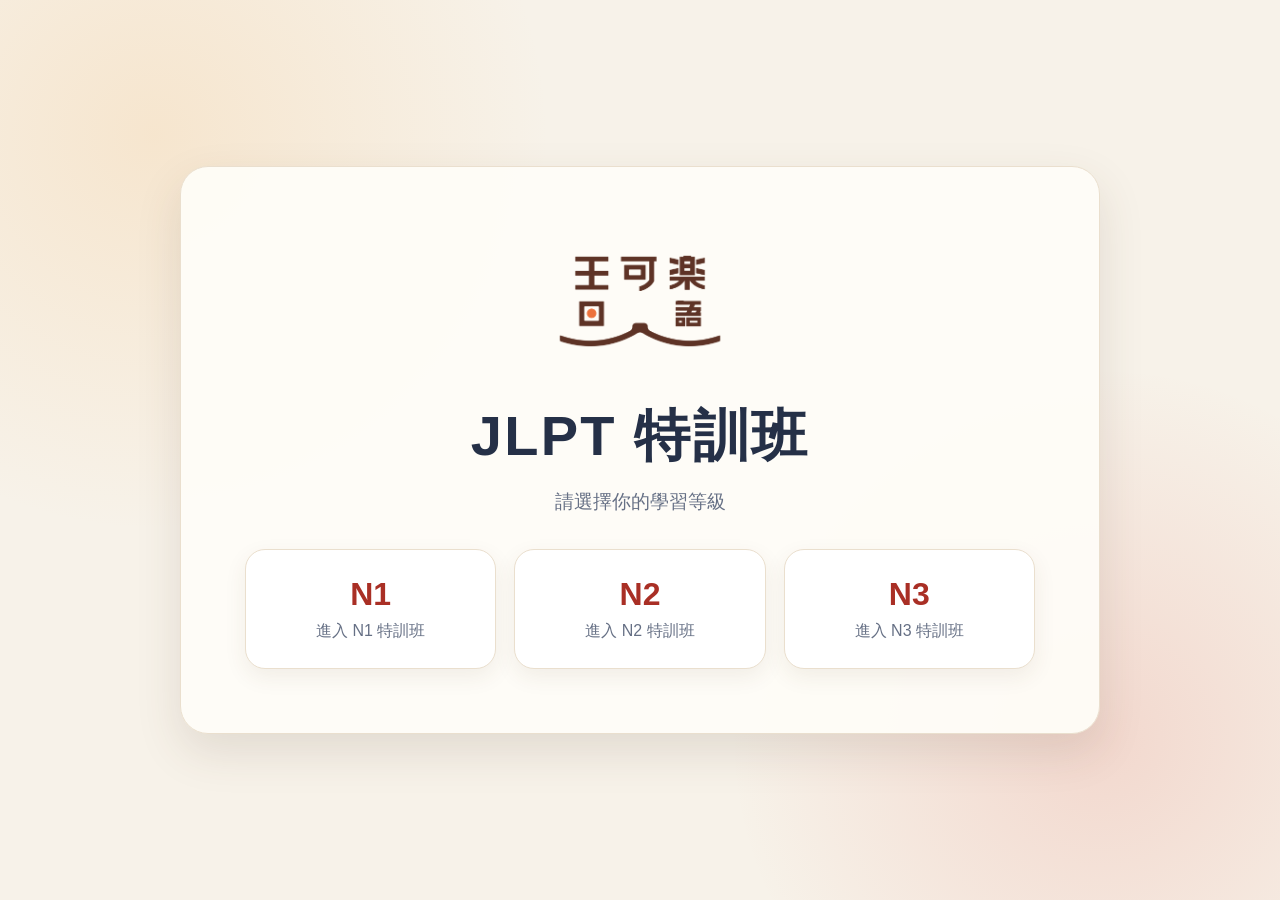
<file: index.html>
<!doctype html>
<html lang="zh-Hant">
<head>
  <meta charset="utf-8">
  <meta name="viewport" content="width=device-width, initial-scale=1">
  <meta name="description" content="王可樂日語 JLPT N1、N2、N3 特訓班入口網站">
  <title>JLPT 特訓班｜王可樂日語</title>
  <link rel="icon" href="favicon.ico" sizes="any">
  <style>
    :root {
      color-scheme: light;
      --ink: #253047;
      --muted: #667085;
      --paper: #fffdf8;
      --line: #eadfce;
      --accent: #da4f3f;
      --accent-dark: #a92f25;
      --shadow: 0 18px 45px rgba(84, 61, 43, .13);
    }

    * { box-sizing: border-box; }

    body {
      margin: 0;
      min-height: 100vh;
      display: grid;
      place-items: center;
      padding: 32px 20px;
      color: var(--ink);
      font-family: -apple-system, BlinkMacSystemFont, "Noto Sans TC", "PingFang TC", "Microsoft JhengHei", sans-serif;
      background:
        radial-gradient(circle at 12% 15%, rgba(244, 192, 126, .25), transparent 29%),
        radial-gradient(circle at 86% 82%, rgba(218, 79, 63, .16), transparent 28%),
        #f7f2e9;
    }

    main {
      width: min(920px, 100%);
      padding: clamp(30px, 6vw, 64px);
      text-align: center;
      background: rgba(255, 253, 248, .94);
      border: 1px solid var(--line);
      border-radius: 28px;
      box-shadow: var(--shadow);
    }

    .brand {
      width: min(210px, 55vw);
      height: auto;
      margin-bottom: 24px;
      border-radius: 14px;
    }

    h1 {
      margin: 0;
      font-size: clamp(2rem, 6vw, 3.5rem);
      letter-spacing: .04em;
    }

    .lead {
      margin: 14px 0 34px;
      color: var(--muted);
      font-size: clamp(1rem, 2.5vw, 1.2rem);
    }

    .levels {
      display: grid;
      grid-template-columns: repeat(3, 1fr);
      gap: 18px;
    }

    .level {
      display: grid;
      gap: 8px;
      padding: 26px 18px;
      color: var(--ink);
      text-decoration: none;
      background: #fff;
      border: 1px solid var(--line);
      border-radius: 20px;
      box-shadow: 0 8px 22px rgba(84, 61, 43, .08);
      transition: transform .18s ease, border-color .18s ease, box-shadow .18s ease;
    }

    .level:hover,
    .level:focus-visible {
      transform: translateY(-4px);
      border-color: var(--accent);
      box-shadow: 0 14px 28px rgba(169, 47, 37, .16);
      outline: none;
    }

    .level strong {
      color: var(--accent-dark);
      font-size: 2rem;
    }

    .level span { color: var(--muted); }

    @media (max-width: 640px) {
      .levels { grid-template-columns: 1fr; }
      .level { padding: 20px; }
    }
  </style>
</head>
<body>
  <main>
    <img class="brand" src="n1/assets/brand-logo.png" alt="王可樂日語">
    <h1>JLPT 特訓班</h1>
    <p class="lead">請選擇你的學習等級</p>
    <nav class="levels" aria-label="JLPT 等級">
      <a class="level" href="n1/"><strong>N1</strong><span>進入 N1 特訓班</span></a>
      <a class="level" href="n2/"><strong>N2</strong><span>進入 N2 特訓班</span></a>
      <a class="level" href="n3/"><strong>N3</strong><span>進入 N3 特訓班</span></a>
    </nav>
  </main>
</body>
</html>
</file>
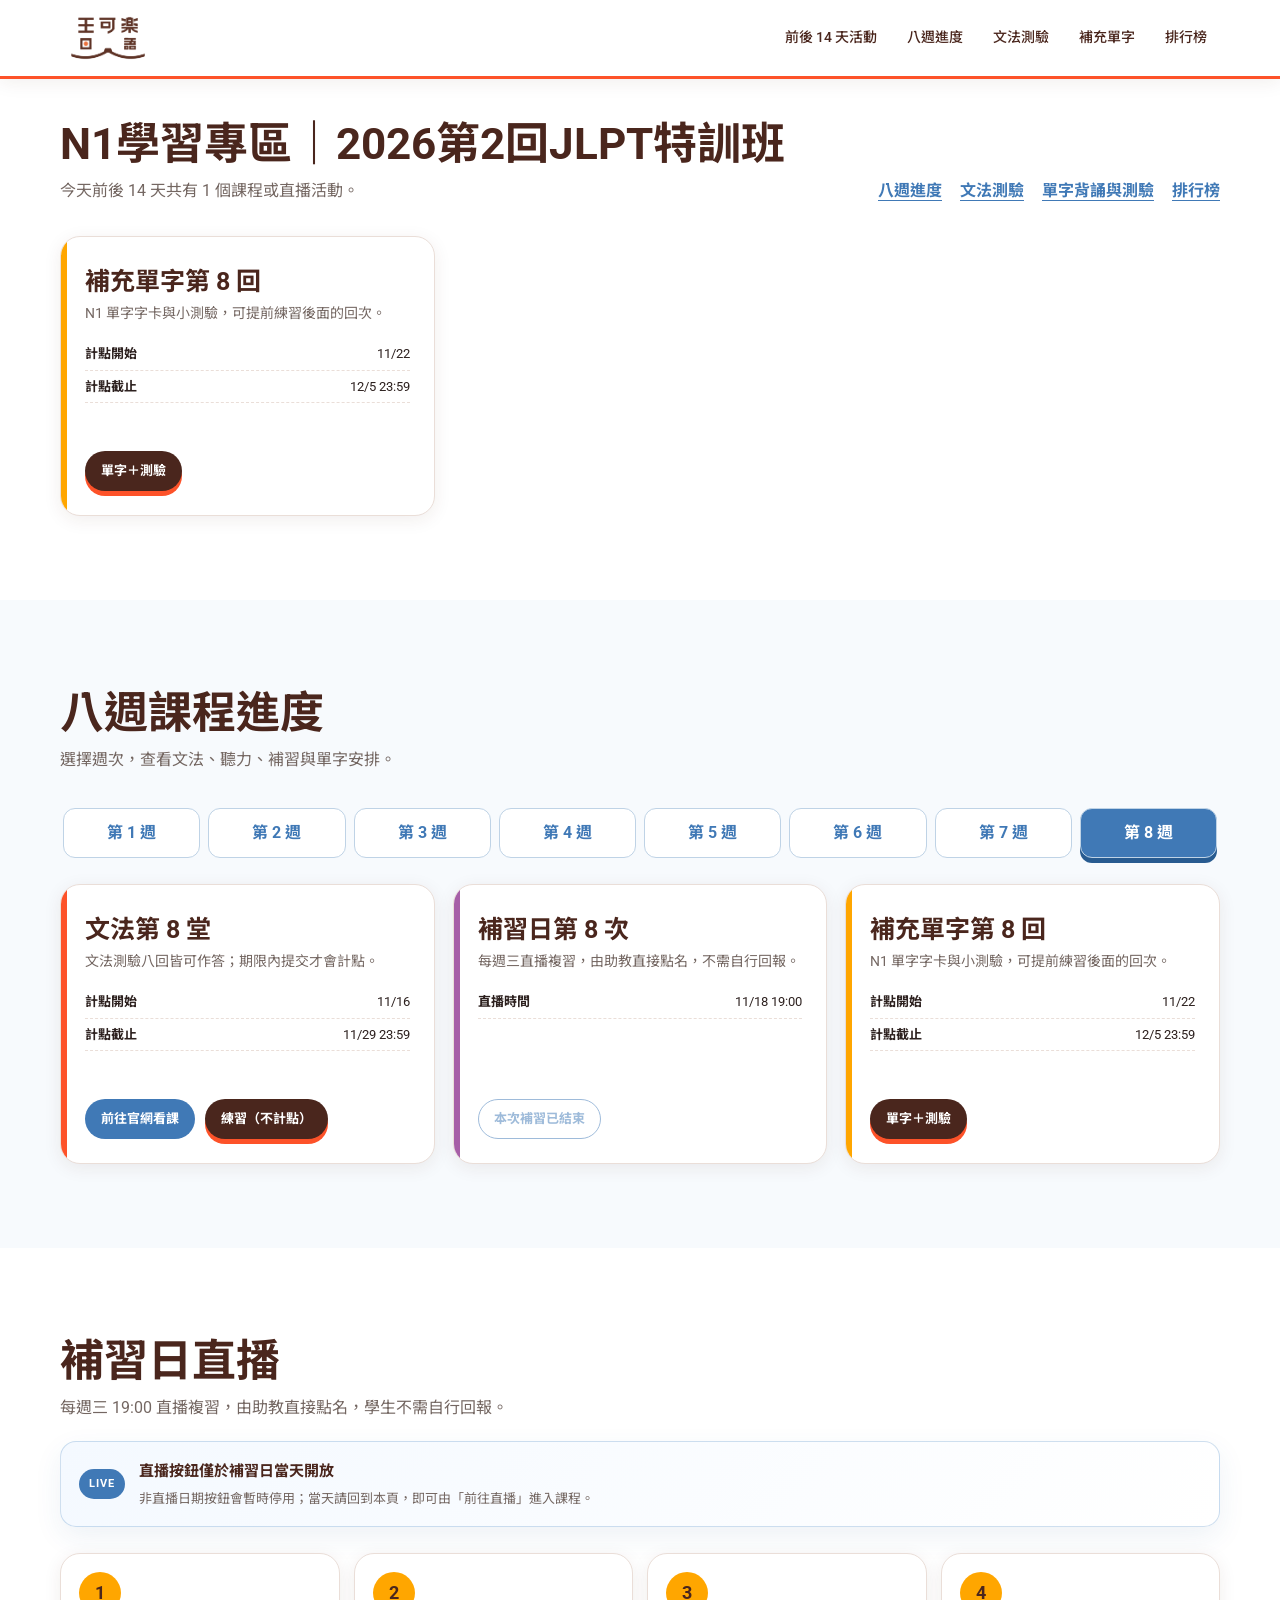
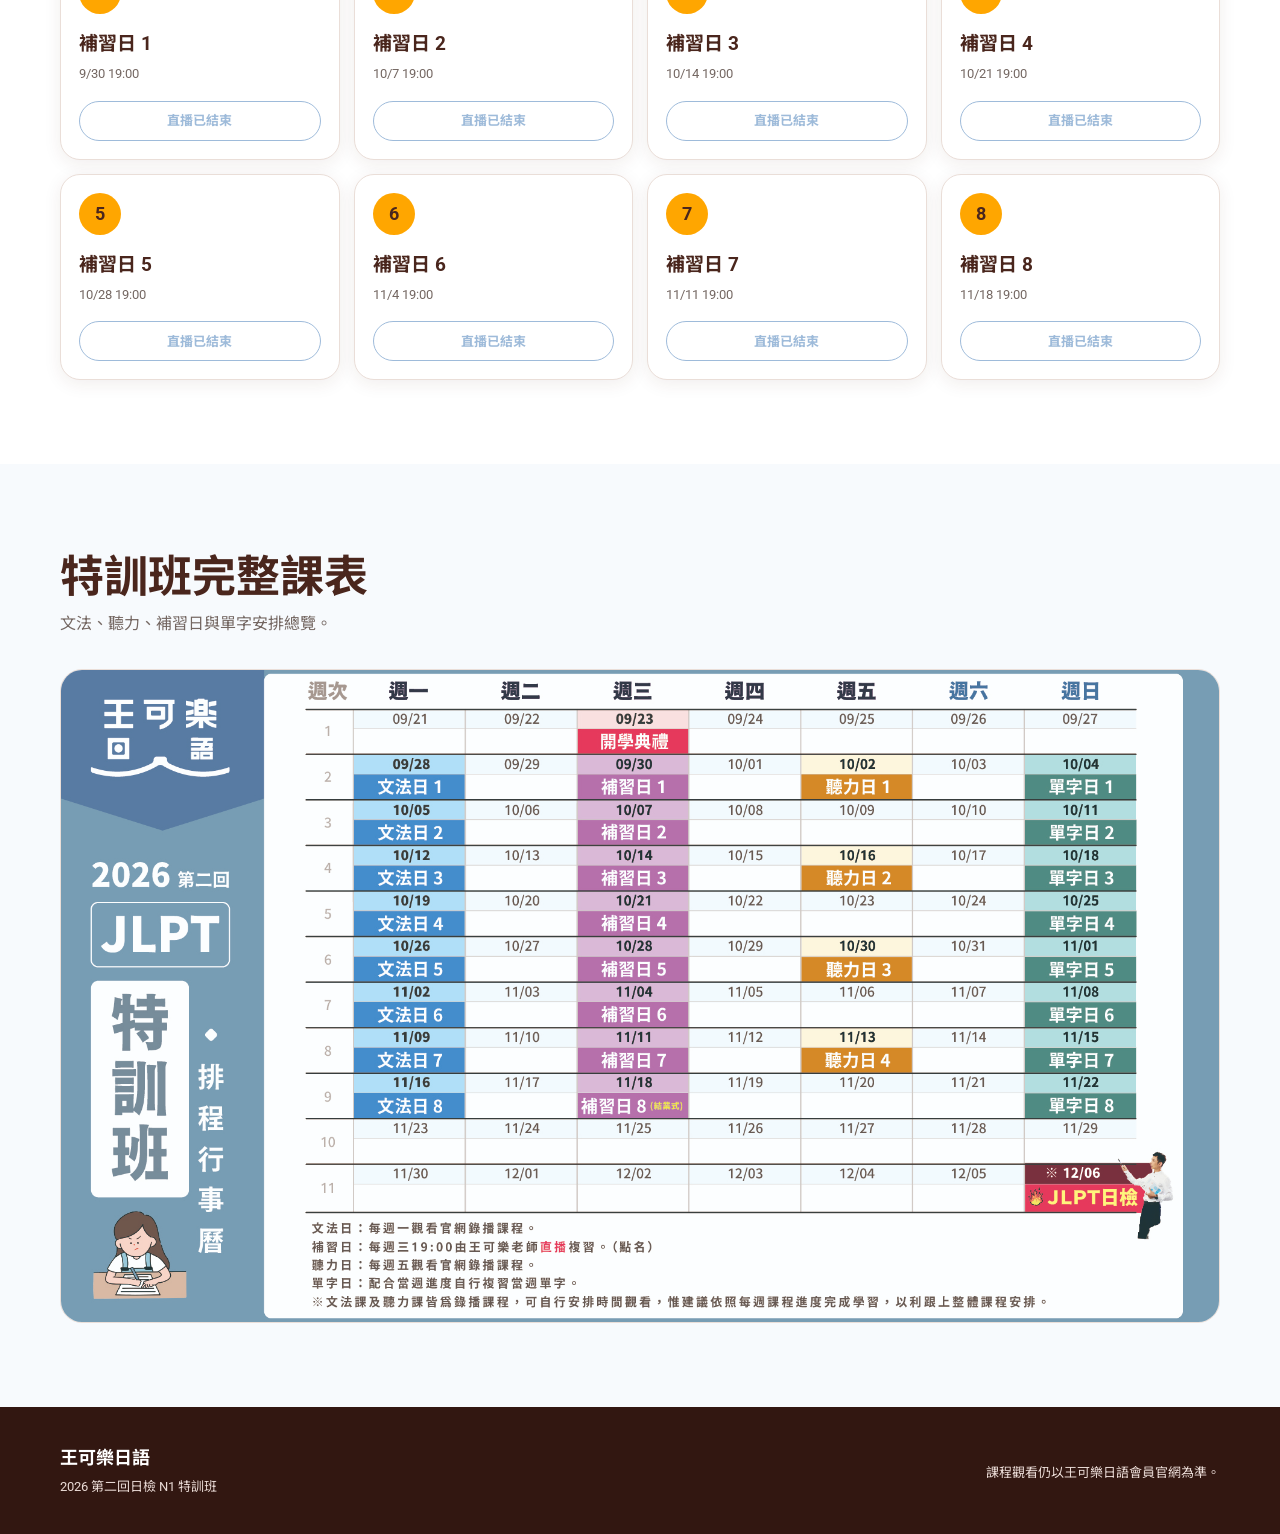
<file: n1/index.html>
<!doctype html>
<html lang="zh-Hant">
  <head>
    <meta charset="utf-8">
    <meta name="viewport" content="width=device-width, initial-scale=1">
    <meta name="description" content="N1學習專區｜2026第2回JLPT特訓班。課程進度、文法測驗、補充單字與排行榜。">
    <meta name="theme-color" content="#4A261D">
    <title>N1學習專區｜2026第2回JLPT特訓班</title>
    <link rel="icon" href="../favicon.ico" sizes="any">
    <link rel="preconnect" href="https://fonts.googleapis.com">
    <link rel="preconnect" href="https://fonts.gstatic.com" crossorigin>
    <link href="https://fonts.googleapis.com/css2?family=Noto+Sans+JP:wght@400;500;700&family=Noto+Sans+TC:wght@400;500;700&family=Roboto:wght@400;500;700&display=swap" rel="stylesheet">
    <link rel="stylesheet" href="css/style.css?v=20260922-7">
    <script src="js/config.js?v=20260922-7"></script>
    <script src="js/app.js?v=20260922-7" defer></script>
  </head>
  <body>
    <a class="skip-link" href="#main-content">跳到主要內容</a>

    <header class="site-header">
      <div class="container header-inner">
        <a class="brand" href="#weekly" aria-label="N1 學習專區首頁">
          <img class="brand-logo" src="assets/brand-logo.png" alt="王可樂日語">
        </a>
        <nav class="main-nav" aria-label="主要選單">
          <a href="#weekly">前後 14 天活動</a>
          <a href="#schedule">八週進度</a>
          <a href="grammar.html?round=1">文法測驗</a>
          <a href="vocabulary.html" target="_blank" rel="noopener noreferrer">補充單字</a>
          <a href="leaderboard.html" target="_blank" rel="noopener noreferrer">排行榜</a>
        </nav>
      </div>
    </header>

    <main id="main-content">
      <section class="section" id="weekly" aria-labelledby="weekly-title">
        <div class="container">
          <span id="announcement-text" hidden></span>
          <span id="api-state" role="status" hidden>連線中</span>
          <div class="testing-banner" id="testing-banner" hidden></div>
          <div class="section-heading">
            <div>
              <h1 id="weekly-title">N1學習專區｜2026第2回JLPT特訓班</h1>
              <p id="weekly-subtitle">正在確認目前週次……</p>
            </div>
            <div class="section-links">
              <a class="text-link" href="#schedule">八週進度</a>
              <a class="text-link" href="grammar.html?round=1">文法測驗</a>
              <a class="text-link" href="vocabulary.html" target="_blank" rel="noopener noreferrer">單字背誦與測驗</a>
              <a class="text-link" href="leaderboard.html" target="_blank" rel="noopener noreferrer">排行榜</a>
            </div>
          </div>
          <div class="task-grid" id="current-week-tasks" aria-live="polite">
            <div class="skeleton-card"></div>
            <div class="skeleton-card"></div>
            <div class="skeleton-card"></div>
          </div>
        </div>
      </section>

      <section class="section section-tint" id="schedule" aria-labelledby="schedule-title">
        <div class="container">
          <div class="section-heading">
            <div>
              <h2 id="schedule-title">八週課程進度</h2>
              <p>選擇週次，查看文法、聽力、補習與單字安排。</p>
            </div>
          </div>
          <div class="week-tabs" id="week-tabs" role="tablist" aria-label="課程週次"></div>
          <div class="week-detail" id="week-detail" aria-live="polite"></div>
        </div>
      </section>

      <section class="section" id="tutoring" aria-labelledby="tutoring-title">
        <div class="container">
          <div class="section-heading">
            <div>
              <h2 id="tutoring-title">補習日直播</h2>
              <p>每週三 19:00 直播複習，由助教直接點名，學生不需自行回報。</p>
            </div>
          </div>
          <div class="tutoring-live-note" role="note">
            <span class="tutoring-live-note-icon" aria-hidden="true">LIVE</span>
            <div>
              <strong>直播按鈕僅於補習日當天開放</strong>
              <p>非直播日期按鈕會暫時停用；當天請回到本頁，即可由「前往直播」進入課程。</p>
            </div>
          </div>
          <div class="compact-grid" id="tutoring-list"></div>
        </div>
      </section>

      <section class="section section-tint course-calendar-section" id="course-calendar" aria-labelledby="course-calendar-title">
        <div class="container">
          <div class="section-heading">
            <div>
              <h2 id="course-calendar-title">特訓班完整課表</h2>
              <p>文法、聽力、補習日與單字安排總覽。</p>
            </div>
          </div>
          <figure class="course-calendar-card">
            <img src="assets/course-calendar.jpg" alt="2026 第二回 JLPT 特訓班完整課表" loading="lazy">
          </figure>
        </div>
      </section>

    </main>

    <footer class="site-footer">
      <div class="container footer-inner">
        <div>
          <strong>王可樂日語</strong>
          <p>2026 第二回日檢 N1 特訓班</p>
        </div>
        <p>課程觀看仍以王可樂日語會員官網為準。</p>
      </div>
    </footer>

    <dialog class="modal" id="listening-dialog" aria-labelledby="listening-dialog-title">
      <form class="modal-card" id="listening-form">
        <div class="modal-header">
          <div>
            <h2 id="listening-dialog-title">聽力課資格驗證</h2>
          </div>
          <button class="icon-button" type="button" data-close-dialog="listening-dialog" aria-label="關閉">×</button>
        </div>
        <div class="modal-body">
          <p class="modal-intro" id="listening-task-description"></p>
          <input id="listening-task-no" type="hidden">
          <label class="field">
            <span>特訓班學員編號</span>
            <input id="listening-student-id" name="student_id" type="text" maxlength="5" autocomplete="off" placeholder="例如：N1001" required>
            <small>只有「有聽力」欄位已勾選的學員可以進入及回報。</small>
          </label>
          <div class="listening-access-panel" id="listening-access-panel" hidden>
            <a class="button button-secondary" id="listening-course-link" href="#" target="_blank" rel="noopener noreferrer">前往官網觀看聽力課</a>
            <label class="check-field">
              <input id="listening-confirmed" type="checkbox">
              <span>我確認已看完本堂聽力錄播課程</span>
            </label>
          </div>
          <div class="form-message" id="listening-message" role="status" aria-live="polite"></div>
        </div>
        <div class="modal-actions">
          <button class="button button-ghost" type="button" data-close-dialog="listening-dialog">取消</button>
          <button class="button button-primary" id="listening-submit" type="submit">驗證聽力資格</button>
        </div>
      </form>
    </dialog>

    <div class="toast" id="toast" role="status" aria-live="polite"></div>
  </body>
</html>
</file>
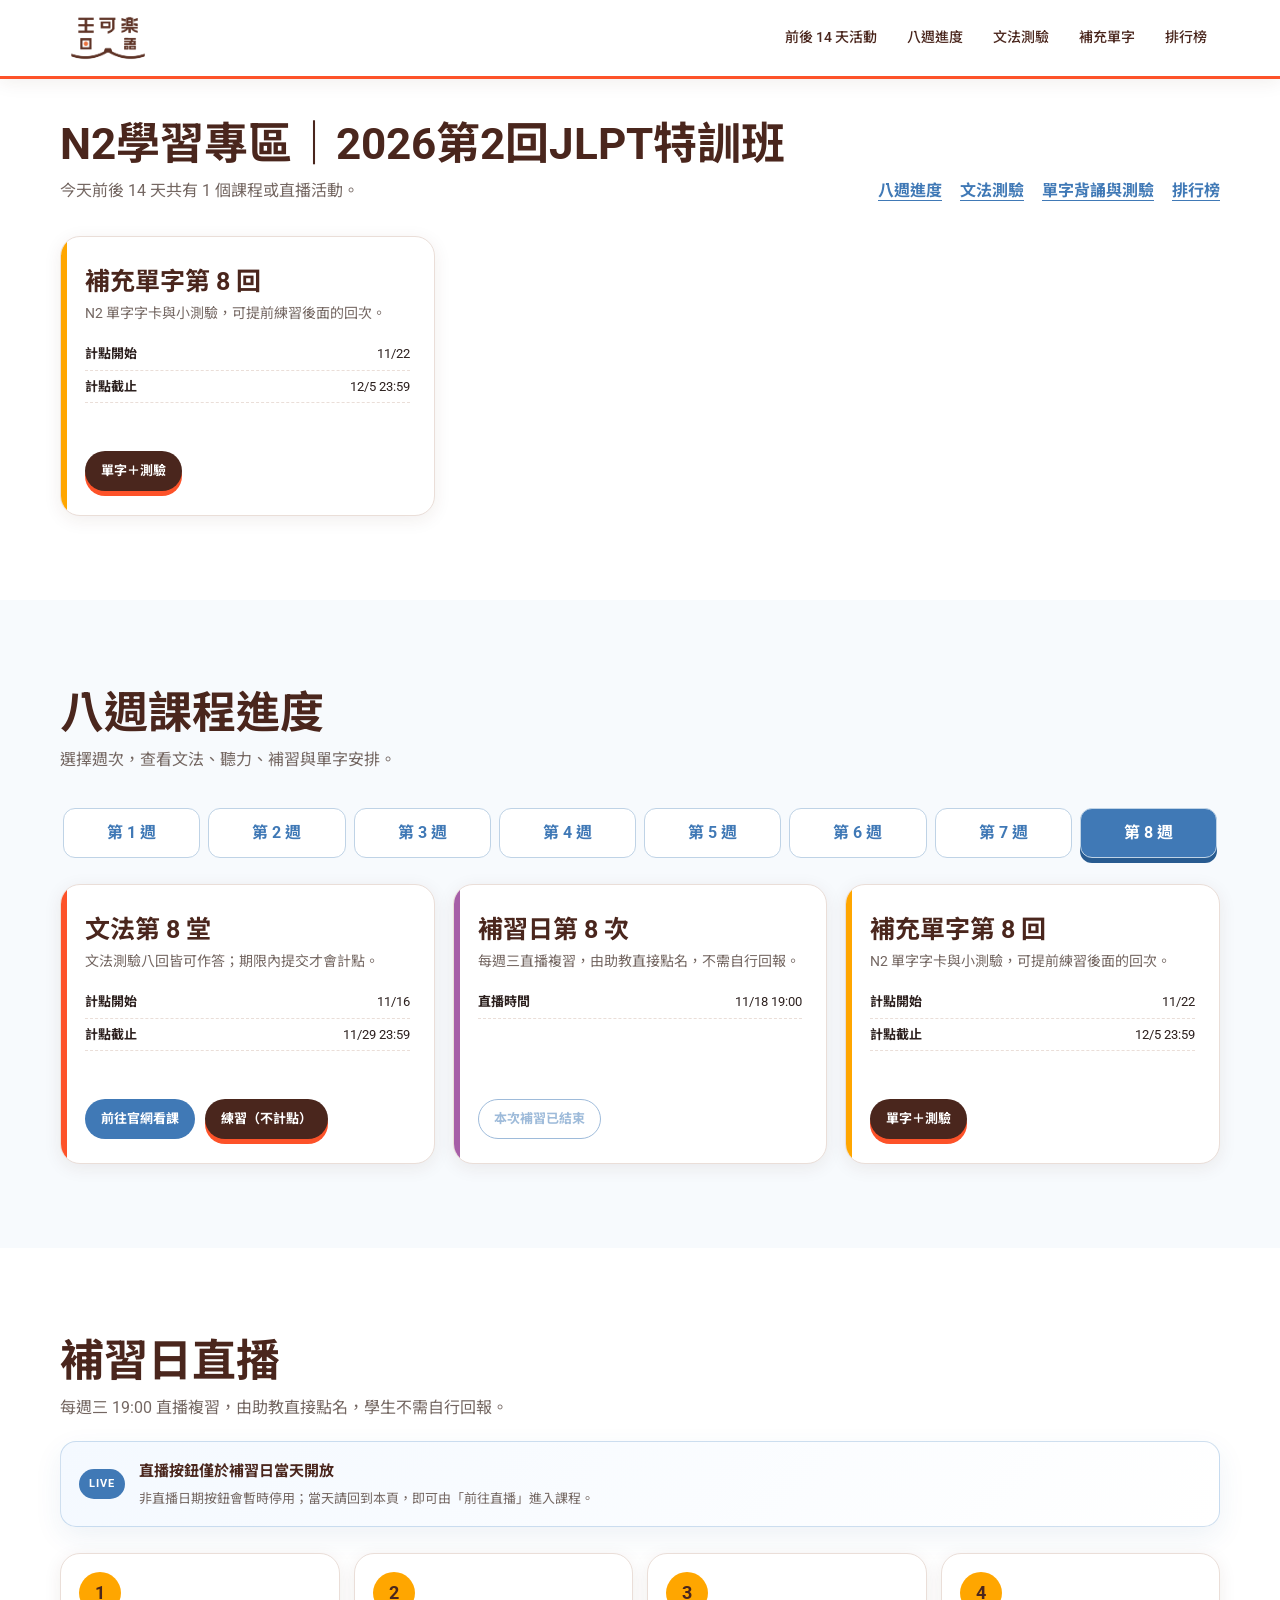
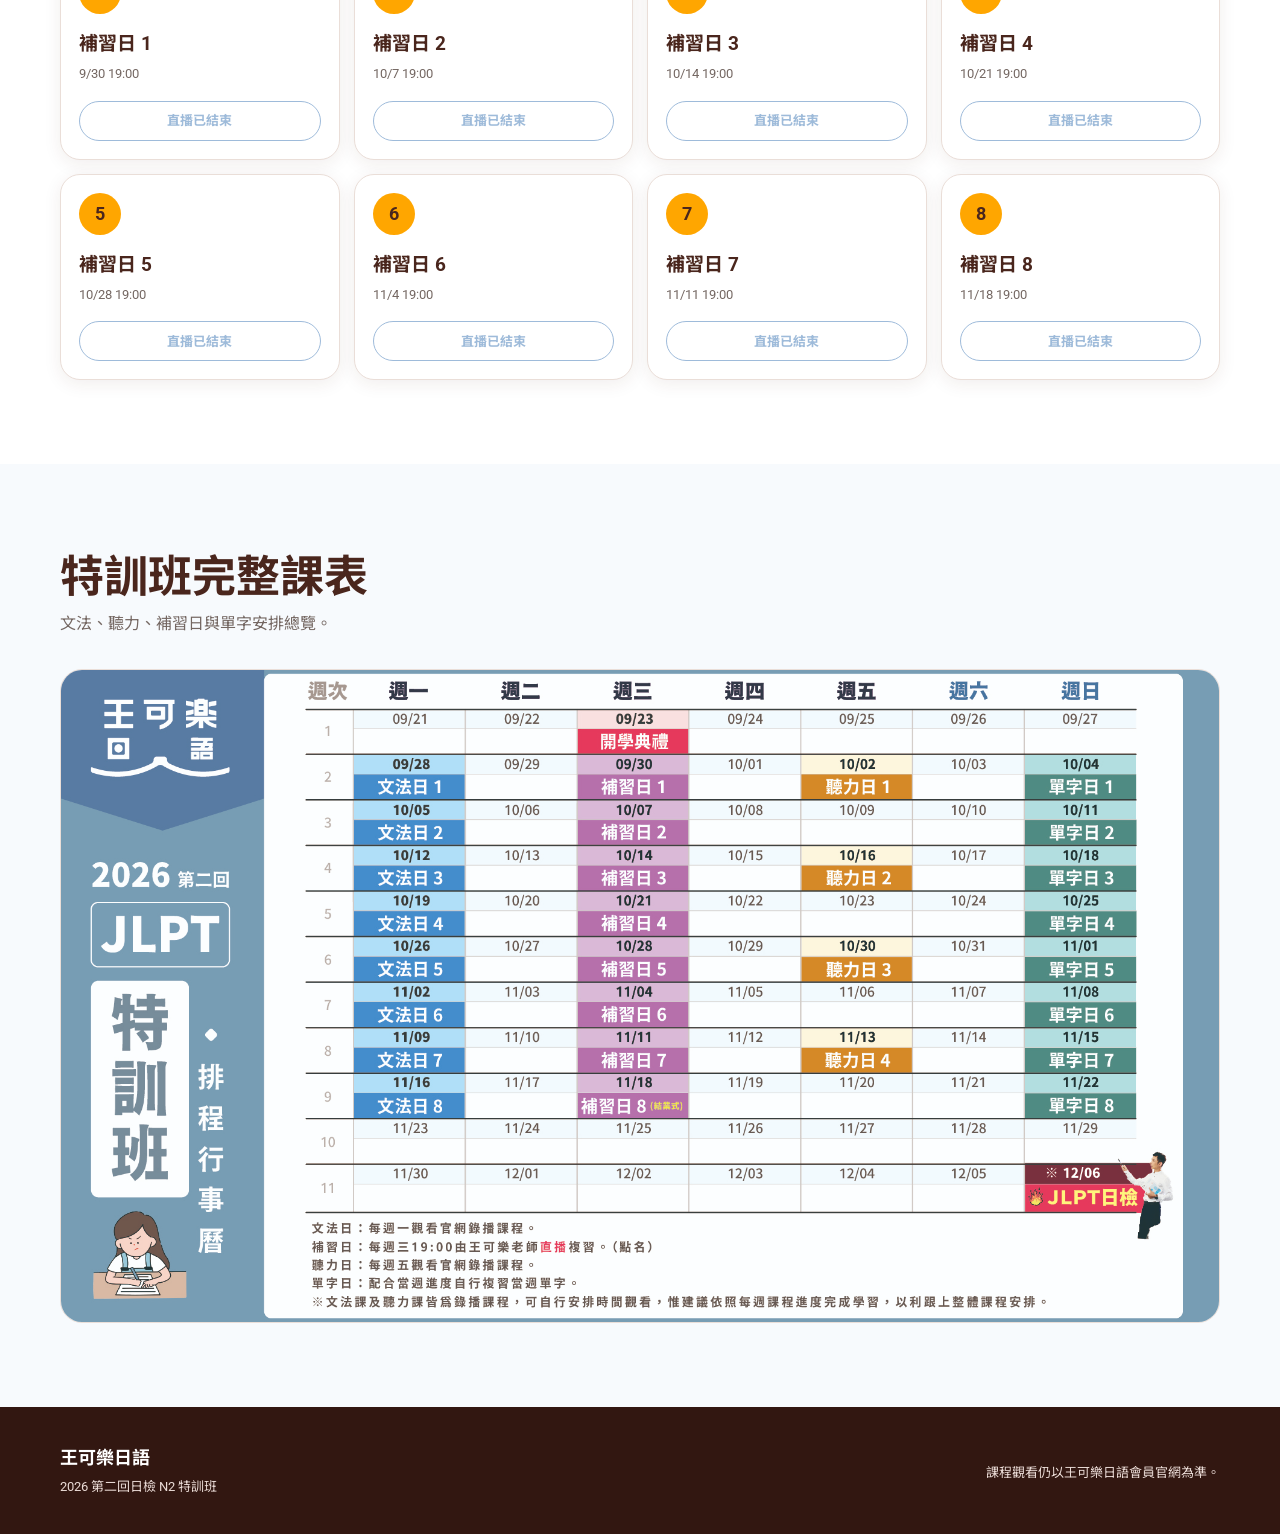
<file: n2/index.html>
<!doctype html>
<html lang="zh-Hant">
  <head>
    <meta charset="utf-8">
    <meta name="viewport" content="width=device-width, initial-scale=1">
    <meta name="description" content="N2學習專區｜2026第2回JLPT特訓班。課程進度、文法測驗、補充單字與排行榜。">
    <meta name="theme-color" content="#4A261D">
    <title>N2學習專區｜2026第2回JLPT特訓班</title>
    <link rel="icon" href="../favicon.ico" sizes="any">
    <link rel="preconnect" href="https://fonts.googleapis.com">
    <link rel="preconnect" href="https://fonts.gstatic.com" crossorigin>
    <link href="https://fonts.googleapis.com/css2?family=Noto+Sans+JP:wght@400;500;700&family=Noto+Sans+TC:wght@400;500;700&family=Roboto:wght@400;500;700&display=swap" rel="stylesheet">
    <link rel="stylesheet" href="css/style.css?v=20260922-7">
    <script src="js/config.js?v=20260922-7"></script>
    <script src="js/app.js?v=20260922-7" defer></script>
  </head>
  <body>
    <a class="skip-link" href="#main-content">跳到主要內容</a>

    <header class="site-header">
      <div class="container header-inner">
        <a class="brand" href="#weekly" aria-label="N2 學習專區首頁">
          <img class="brand-logo" src="assets/brand-logo.png" alt="王可樂日語">
        </a>
        <nav class="main-nav" aria-label="主要選單">
          <a href="#weekly">前後 14 天活動</a>
          <a href="#schedule">八週進度</a>
          <a href="grammar.html?round=1">文法測驗</a>
          <a href="vocabulary.html" target="_blank" rel="noopener noreferrer">補充單字</a>
          <a href="leaderboard.html" target="_blank" rel="noopener noreferrer">排行榜</a>
        </nav>
      </div>
    </header>

    <main id="main-content">
      <section class="section" id="weekly" aria-labelledby="weekly-title">
        <div class="container">
          <span id="announcement-text" hidden></span>
          <span id="api-state" role="status" hidden>連線中</span>
          <div class="testing-banner" id="testing-banner" hidden></div>
          <div class="section-heading">
            <div>
              <h1 id="weekly-title">N2學習專區｜2026第2回JLPT特訓班</h1>
              <p id="weekly-subtitle">正在確認目前週次……</p>
            </div>
            <div class="section-links">
              <a class="text-link" href="#schedule">八週進度</a>
              <a class="text-link" href="grammar.html?round=1">文法測驗</a>
              <a class="text-link" href="vocabulary.html" target="_blank" rel="noopener noreferrer">單字背誦與測驗</a>
              <a class="text-link" href="leaderboard.html" target="_blank" rel="noopener noreferrer">排行榜</a>
            </div>
          </div>
          <div class="task-grid" id="current-week-tasks" aria-live="polite">
            <div class="skeleton-card"></div>
            <div class="skeleton-card"></div>
            <div class="skeleton-card"></div>
          </div>
        </div>
      </section>

      <section class="section section-tint" id="schedule" aria-labelledby="schedule-title">
        <div class="container">
          <div class="section-heading">
            <div>
              <h2 id="schedule-title">八週課程進度</h2>
              <p>選擇週次，查看文法、聽力、補習與單字安排。</p>
            </div>
          </div>
          <div class="week-tabs" id="week-tabs" role="tablist" aria-label="課程週次"></div>
          <div class="week-detail" id="week-detail" aria-live="polite"></div>
        </div>
      </section>

      <section class="section" id="tutoring" aria-labelledby="tutoring-title">
        <div class="container">
          <div class="section-heading">
            <div>
              <h2 id="tutoring-title">補習日直播</h2>
              <p>每週三 19:00 直播複習，由助教直接點名，學生不需自行回報。</p>
            </div>
          </div>
          <div class="tutoring-live-note" role="note">
            <span class="tutoring-live-note-icon" aria-hidden="true">LIVE</span>
            <div>
              <strong>直播按鈕僅於補習日當天開放</strong>
              <p>非直播日期按鈕會暫時停用；當天請回到本頁，即可由「前往直播」進入課程。</p>
            </div>
          </div>
          <div class="compact-grid" id="tutoring-list"></div>
        </div>
      </section>

      <section class="section section-tint course-calendar-section" id="course-calendar" aria-labelledby="course-calendar-title">
        <div class="container">
          <div class="section-heading">
            <div>
              <h2 id="course-calendar-title">特訓班完整課表</h2>
              <p>文法、聽力、補習日與單字安排總覽。</p>
            </div>
          </div>
          <figure class="course-calendar-card">
            <img src="assets/course-calendar.jpg" alt="2026 第二回 JLPT 特訓班完整課表" loading="lazy">
          </figure>
        </div>
      </section>

    </main>

    <footer class="site-footer">
      <div class="container footer-inner">
        <div>
          <strong>王可樂日語</strong>
          <p>2026 第二回日檢 N2 特訓班</p>
        </div>
        <p>課程觀看仍以王可樂日語會員官網為準。</p>
      </div>
    </footer>

    <dialog class="modal" id="listening-dialog" aria-labelledby="listening-dialog-title">
      <form class="modal-card" id="listening-form">
        <div class="modal-header">
          <div>
            <h2 id="listening-dialog-title">聽力課資格驗證</h2>
          </div>
          <button class="icon-button" type="button" data-close-dialog="listening-dialog" aria-label="關閉">×</button>
        </div>
        <div class="modal-body">
          <p class="modal-intro" id="listening-task-description"></p>
          <input id="listening-task-no" type="hidden">
          <label class="field">
            <span>特訓班學員編號</span>
            <input id="listening-student-id" name="student_id" type="text" maxlength="5" autocomplete="off" placeholder="例如：N2001" required>
            <small>只有「有聽力」欄位已勾選的學員可以進入及回報。</small>
          </label>
          <div class="listening-access-panel" id="listening-access-panel" hidden>
            <a class="button button-secondary" id="listening-course-link" href="#" target="_blank" rel="noopener noreferrer">前往官網觀看聽力課</a>
            <label class="check-field">
              <input id="listening-confirmed" type="checkbox">
              <span>我確認已看完本堂聽力錄播課程</span>
            </label>
          </div>
          <div class="form-message" id="listening-message" role="status" aria-live="polite"></div>
        </div>
        <div class="modal-actions">
          <button class="button button-ghost" type="button" data-close-dialog="listening-dialog">取消</button>
          <button class="button button-primary" id="listening-submit" type="submit">驗證聽力資格</button>
        </div>
      </form>
    </dialog>

    <div class="toast" id="toast" role="status" aria-live="polite"></div>
  </body>
</html>
</file>
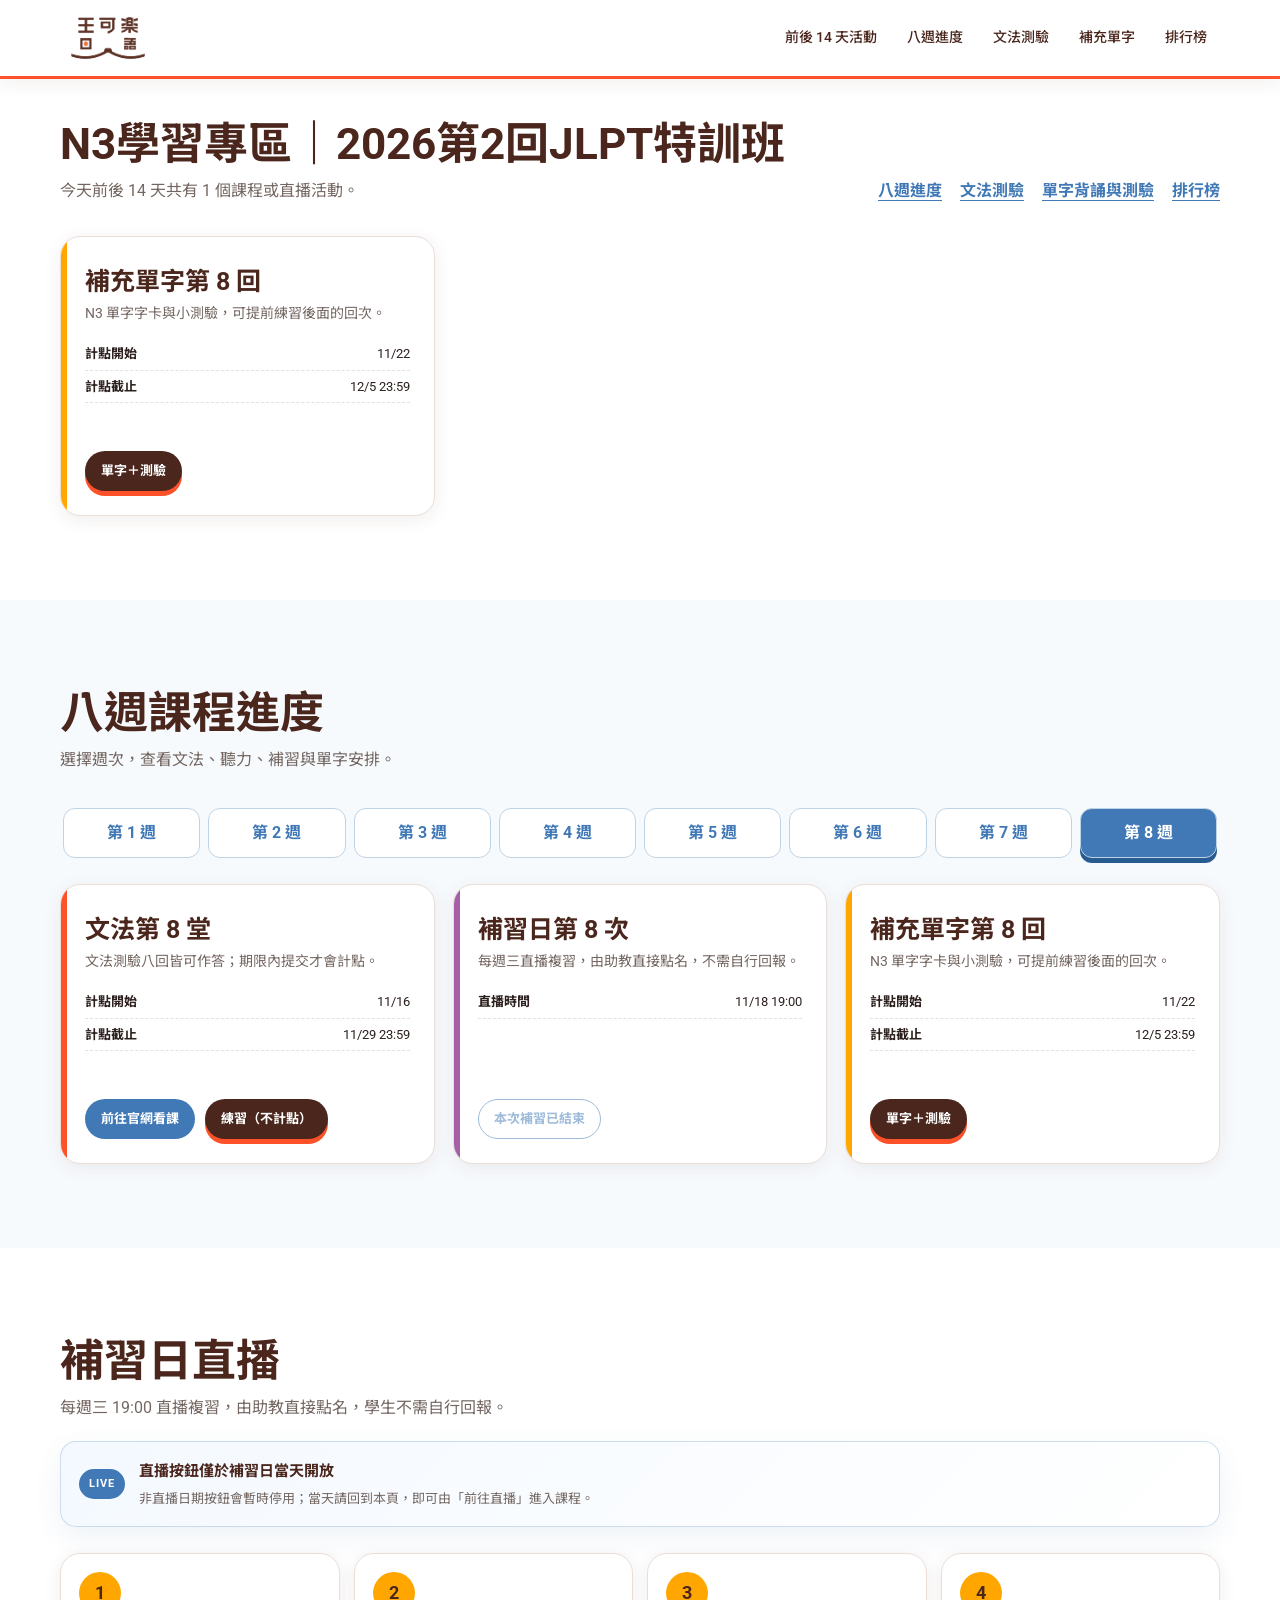
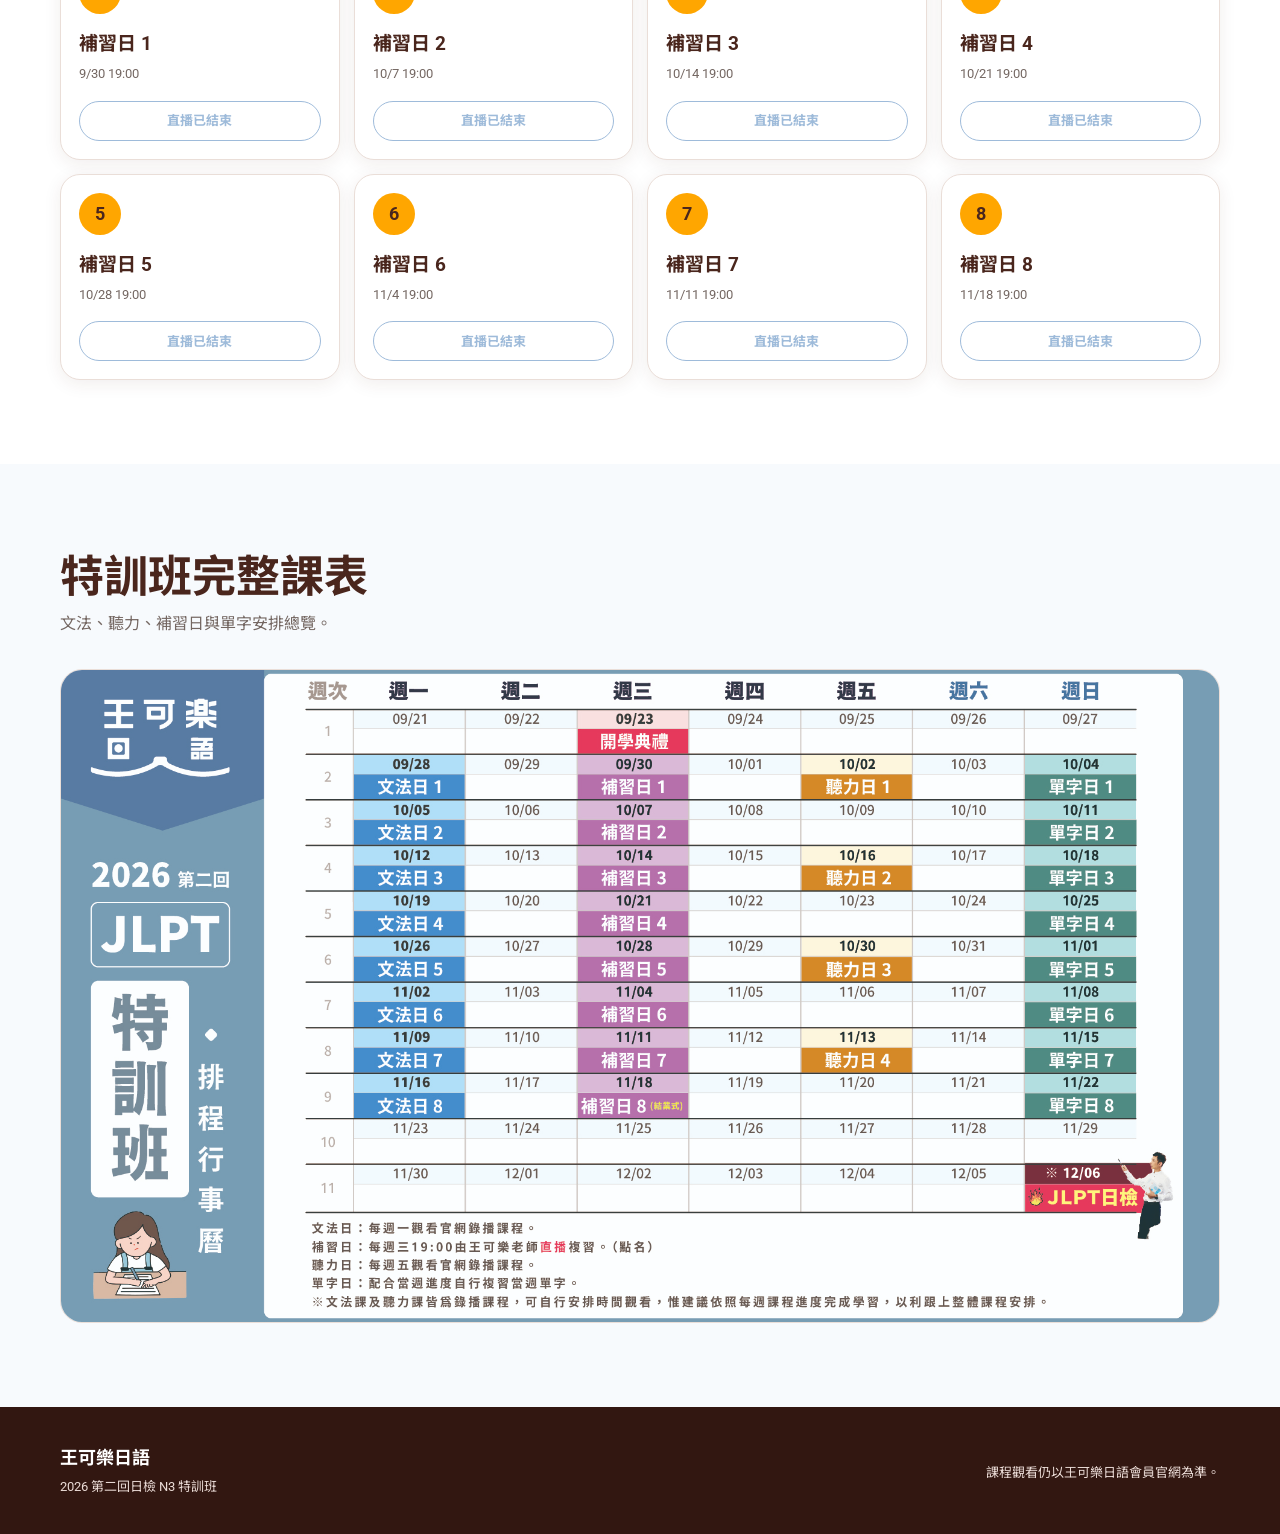
<file: n3/index.html>
<!doctype html>
<html lang="zh-Hant">
  <head>
    <meta charset="utf-8">
    <meta name="viewport" content="width=device-width, initial-scale=1">
    <meta name="description" content="N3學習專區｜2026第2回JLPT特訓班。課程進度、文法測驗、補充單字與排行榜。">
    <meta name="theme-color" content="#4A261D">
    <title>N3學習專區｜2026第2回JLPT特訓班</title>
    <link rel="icon" href="../favicon.ico" sizes="any">
    <link rel="preconnect" href="https://fonts.googleapis.com">
    <link rel="preconnect" href="https://fonts.gstatic.com" crossorigin>
    <link href="https://fonts.googleapis.com/css2?family=Noto+Sans+JP:wght@400;500;700&family=Noto+Sans+TC:wght@400;500;700&family=Roboto:wght@400;500;700&display=swap" rel="stylesheet">
    <link rel="stylesheet" href="css/style.css?v=20260922-7">
    <script src="js/config.js?v=20260922-7"></script>
    <script src="js/app.js?v=20260922-7" defer></script>
  </head>
  <body>
    <a class="skip-link" href="#main-content">跳到主要內容</a>

    <header class="site-header">
      <div class="container header-inner">
        <a class="brand" href="#weekly" aria-label="N3 學習專區首頁">
          <img class="brand-logo" src="assets/brand-logo.png" alt="王可樂日語">
        </a>
        <nav class="main-nav" aria-label="主要選單">
          <a href="#weekly">前後 14 天活動</a>
          <a href="#schedule">八週進度</a>
          <a href="grammar.html?round=1">文法測驗</a>
          <a href="vocabulary.html" target="_blank" rel="noopener noreferrer">補充單字</a>
          <a href="leaderboard.html" target="_blank" rel="noopener noreferrer">排行榜</a>
        </nav>
      </div>
    </header>

    <main id="main-content">
      <section class="section" id="weekly" aria-labelledby="weekly-title">
        <div class="container">
          <span id="announcement-text" hidden></span>
          <span id="api-state" role="status" hidden>連線中</span>
          <div class="testing-banner" id="testing-banner" hidden></div>
          <div class="section-heading">
            <div>
              <h1 id="weekly-title">N3學習專區｜2026第2回JLPT特訓班</h1>
              <p id="weekly-subtitle">正在確認目前週次……</p>
            </div>
            <div class="section-links">
              <a class="text-link" href="#schedule">八週進度</a>
              <a class="text-link" href="grammar.html?round=1">文法測驗</a>
              <a class="text-link" href="vocabulary.html" target="_blank" rel="noopener noreferrer">單字背誦與測驗</a>
              <a class="text-link" href="leaderboard.html" target="_blank" rel="noopener noreferrer">排行榜</a>
            </div>
          </div>
          <div class="task-grid" id="current-week-tasks" aria-live="polite">
            <div class="skeleton-card"></div>
            <div class="skeleton-card"></div>
            <div class="skeleton-card"></div>
          </div>
        </div>
      </section>

      <section class="section section-tint" id="schedule" aria-labelledby="schedule-title">
        <div class="container">
          <div class="section-heading">
            <div>
              <h2 id="schedule-title">八週課程進度</h2>
              <p>選擇週次，查看文法、聽力、補習與單字安排。</p>
            </div>
          </div>
          <div class="week-tabs" id="week-tabs" role="tablist" aria-label="課程週次"></div>
          <div class="week-detail" id="week-detail" aria-live="polite"></div>
        </div>
      </section>

      <section class="section" id="tutoring" aria-labelledby="tutoring-title">
        <div class="container">
          <div class="section-heading">
            <div>
              <h2 id="tutoring-title">補習日直播</h2>
              <p>每週三 19:00 直播複習，由助教直接點名，學生不需自行回報。</p>
            </div>
          </div>
          <div class="tutoring-live-note" role="note">
            <span class="tutoring-live-note-icon" aria-hidden="true">LIVE</span>
            <div>
              <strong>直播按鈕僅於補習日當天開放</strong>
              <p>非直播日期按鈕會暫時停用；當天請回到本頁，即可由「前往直播」進入課程。</p>
            </div>
          </div>
          <div class="compact-grid" id="tutoring-list"></div>
        </div>
      </section>

      <section class="section section-tint course-calendar-section" id="course-calendar" aria-labelledby="course-calendar-title">
        <div class="container">
          <div class="section-heading">
            <div>
              <h2 id="course-calendar-title">特訓班完整課表</h2>
              <p>文法、聽力、補習日與單字安排總覽。</p>
            </div>
          </div>
          <figure class="course-calendar-card">
            <img src="assets/course-calendar.jpg" alt="2026 第二回 JLPT 特訓班完整課表" loading="lazy">
          </figure>
        </div>
      </section>

    </main>

    <footer class="site-footer">
      <div class="container footer-inner">
        <div>
          <strong>王可樂日語</strong>
          <p>2026 第二回日檢 N3 特訓班</p>
        </div>
        <p>課程觀看仍以王可樂日語會員官網為準。</p>
      </div>
    </footer>

    <dialog class="modal" id="listening-dialog" aria-labelledby="listening-dialog-title">
      <form class="modal-card" id="listening-form">
        <div class="modal-header">
          <div>
            <h2 id="listening-dialog-title">聽力課資格驗證</h2>
          </div>
          <button class="icon-button" type="button" data-close-dialog="listening-dialog" aria-label="關閉">×</button>
        </div>
        <div class="modal-body">
          <p class="modal-intro" id="listening-task-description"></p>
          <input id="listening-task-no" type="hidden">
          <label class="field">
            <span>特訓班學員編號</span>
            <input id="listening-student-id" name="student_id" type="text" maxlength="5" autocomplete="off" placeholder="例如：N3001" required>
            <small>只有「有聽力」欄位已勾選的學員可以進入及回報。</small>
          </label>
          <div class="listening-access-panel" id="listening-access-panel" hidden>
            <a class="button button-secondary" id="listening-course-link" href="#" target="_blank" rel="noopener noreferrer">前往官網觀看聽力課</a>
            <label class="check-field">
              <input id="listening-confirmed" type="checkbox">
              <span>我確認已看完本堂聽力錄播課程</span>
            </label>
          </div>
          <div class="form-message" id="listening-message" role="status" aria-live="polite"></div>
        </div>
        <div class="modal-actions">
          <button class="button button-ghost" type="button" data-close-dialog="listening-dialog">取消</button>
          <button class="button button-primary" id="listening-submit" type="submit">驗證聽力資格</button>
        </div>
      </form>
    </dialog>

    <div class="toast" id="toast" role="status" aria-live="polite"></div>
  </body>
</html>
</file>
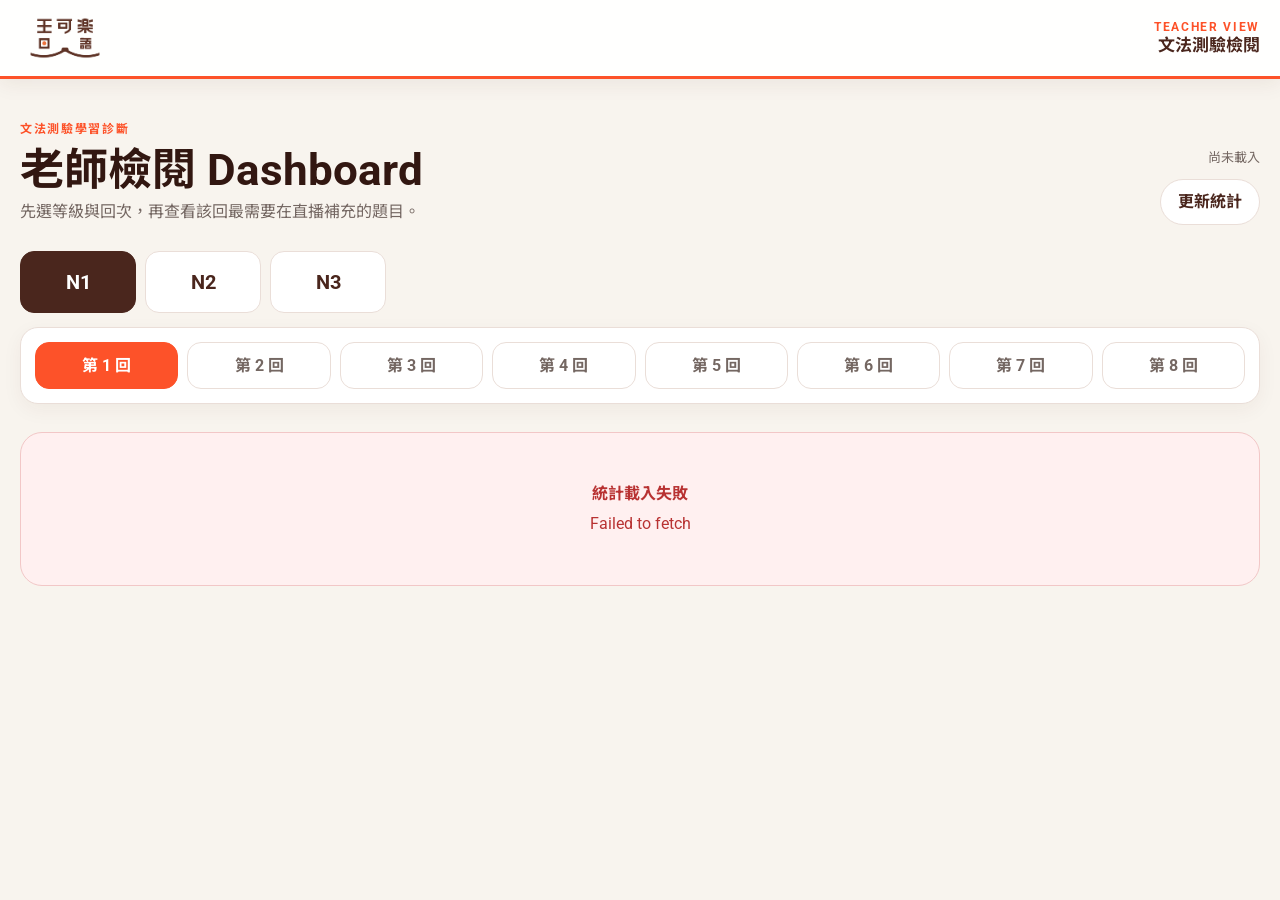
<file: teacher/index.html>
<!doctype html>
<html lang="zh-Hant">
  <head>
    <meta charset="utf-8">
    <meta name="viewport" content="width=device-width, initial-scale=1">
    <meta name="description" content="JLPT 特訓班老師檢閱頁：查看各回文法測驗完成狀況與熱門錯題。">
    <meta name="robots" content="noindex,nofollow">
    <meta name="theme-color" content="#4a261d">
    <title>老師檢閱｜JLPT 特訓班</title>
    <link rel="icon" href="../favicon.ico" sizes="any">
    <link rel="preconnect" href="https://fonts.googleapis.com">
    <link rel="preconnect" href="https://fonts.gstatic.com" crossorigin>
    <link href="https://fonts.googleapis.com/css2?family=Noto+Sans+JP:wght@400;500;700&family=Noto+Sans+TC:wght@400;500;700&family=Roboto:wght@500;700&display=swap" rel="stylesheet">
    <link rel="stylesheet" href="css/style.css?v=20260930-1">
    <script src="js/config.js?v=20260929-5"></script>
    <script src="js/dashboard.js?v=20260930-1" defer></script>
  </head>
  <body>
    <a class="skip-link" href="#main-content">跳到統計內容</a>

    <header class="site-header">
      <div class="shell header-inner">
        <a class="brand" href="../" aria-label="返回 JLPT 特訓班入口">
          <img src="../n1/assets/brand-logo.png" alt="王可樂日語">
        </a>
        <div class="header-title">
          <span>TEACHER VIEW</span>
          <strong>文法測驗檢閱</strong>
        </div>
      </div>
    </header>

    <main id="main-content">
      <section class="dashboard" id="dashboard" hidden>
        <div class="preview-banner" id="preview-banner" hidden>
          目前為畫面預覽；N1 使用 2026/09/29 的部分作答資料，N2／N3 顯示空白狀態。
        </div>

        <div class="shell dashboard-shell">
          <section class="dashboard-head">
            <div>
              <span class="eyebrow">文法測驗學習診斷</span>
              <h1>老師檢閱 Dashboard</h1>
              <p>先選等級與回次，再查看該回最需要在直播補充的題目。</p>
            </div>
            <div class="head-actions">
              <span class="updated-at" id="updated-at">尚未載入</span>
              <button class="button button-secondary" id="refresh-button" type="button">更新統計</button>
            </div>
          </section>

          <nav class="level-tabs" id="level-tabs" aria-label="選擇 JLPT 等級">
            <button class="level-tab is-active" type="button" data-level="N1" aria-current="page" aria-pressed="true">N1</button>
            <button class="level-tab" type="button" data-level="N2" aria-pressed="false">N2</button>
            <button class="level-tab" type="button" data-level="N3" aria-pressed="false">N3</button>
          </nav>

          <nav class="round-tabs" id="round-tabs" aria-label="選擇測驗回次"></nav>

          <div class="loading-panel" id="loading-panel" role="status">正在讀取第 1 回統計……</div>
          <div class="error-panel" id="error-panel" role="alert" hidden></div>

          <div id="dashboard-content" hidden>
            <section class="round-summary">
              <div class="round-heading">
                <div>
                  <span class="status-pill" id="status-pill">暫定結果</span>
                  <h2 id="round-title">N1 第 1 回</h2>
                  <p id="round-note">截止日前的資料會持續變動。</p>
                </div>
                <div class="sort-control">
                  <label for="sort-select">排序方式</label>
                  <select id="sort-select">
                    <option value="wrong">答錯人數最多</option>
                    <option value="rate">錯誤率最高</option>
                    <option value="number">依題號排列</option>
                  </select>
                </div>
              </div>

              <div class="metric-grid">
                <article class="metric-card metric-primary">
                  <span>已作答學生</span>
                  <strong id="participant-count">–</strong>
                  <small id="roster-summary">班級總人數待設定</small>
                </article>
                <article class="metric-card">
                  <span>完成率</span>
                  <strong id="completion-rate">–</strong>
                  <small>每位學生採最新一次作答</small>
                </article>
                <article class="metric-card">
                  <span>本回題數</span>
                  <strong id="question-count">–</strong>
                  <small>統計所有已送出的答案</small>
                </article>
                <article class="metric-card">
                  <span>樣本狀態</span>
                  <strong class="metric-status" id="sample-status">–</strong>
                  <small id="sample-detail">至少 10 人後再比較較穩定</small>
                </article>
              </div>
            </section>

            <section class="analysis-layout">
              <div class="ranking-panel">
                <div class="panel-heading">
                  <div>
                    <span class="eyebrow">HOT QUESTIONS</span>
                    <h2>熱門錯題排行</h2>
                  </div>
                  <p>點選題目，在右側查看選項分布。</p>
                </div>
                <div class="question-list" id="question-list"></div>
                <div class="empty-state" id="empty-state" hidden>
                  <strong>這一回還沒有作答資料</strong>
                  <p>學生完成測驗後，統計會在下一次背景更新時出現。</p>
                </div>
              </div>

              <aside class="detail-panel" id="detail-panel" aria-live="polite">
                <div class="detail-placeholder">
                  <span>←</span>
                  <strong>請選一題查看詳細統計</strong>
                  <p>會顯示完整題目、正確答案與最常被選的錯誤答案。</p>
                </div>
              </aside>
            </section>
          </div>
        </div>
      </section>
    </main>
  </body>
</html>
</file>
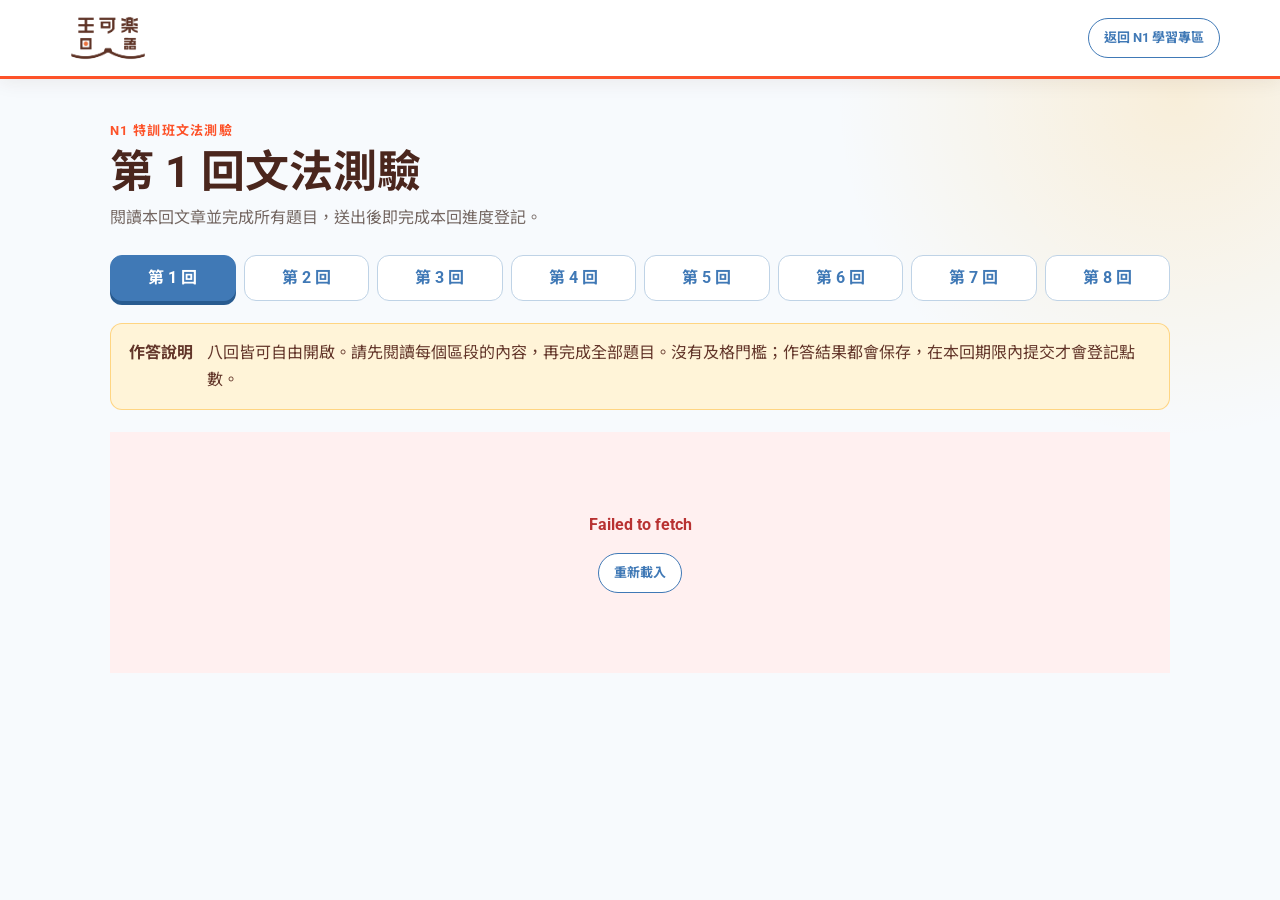
<file: n1/grammar.html>
<!doctype html>
<html lang="zh-Hant">
  <head>
    <meta charset="utf-8">
    <meta name="viewport" content="width=device-width, initial-scale=1">
    <meta name="description" content="2026 第二回 JLPT N1 特訓班文法測驗。閱讀文章、完成全部題目並登記學習進度。">
    <meta name="theme-color" content="#4A261D">
    <title>N1 文法測驗｜2026第2回JLPT特訓班</title>
    <link rel="icon" href="../favicon.ico" sizes="any">
    <link rel="preconnect" href="https://fonts.googleapis.com">
    <link rel="preconnect" href="https://fonts.gstatic.com" crossorigin>
    <link href="https://fonts.googleapis.com/css2?family=Noto+Sans+JP:wght@400;500;700&family=Noto+Sans+TC:wght@400;500;700&family=Roboto:wght@400;500;700&display=swap" rel="stylesheet">
    <link rel="stylesheet" href="css/style.css?v=20260922-7">
    <script src="js/config.js?v=20260920-4"></script>
    <script src="js/grammar.js?v=20260922-8" defer></script>
  </head>
  <body class="standalone-page grammar-page">
    <a class="skip-link" href="#main-content">跳到測驗內容</a>

    <header class="site-header">
      <div class="container header-inner">
        <a class="brand" href="index.html" aria-label="返回 N1 學習專區">
          <img class="brand-logo" src="assets/brand-logo.png" alt="王可樂日語">
        </a>
        <a class="button button-small button-outline header-back" href="index.html">返回 N1 學習專區</a>
      </div>
    </header>

    <main class="standalone-main" id="main-content">
      <section class="standalone-section">
        <div class="container grammar-container">
          <div class="standalone-heading grammar-heading">
            <div>
              <span class="grammar-eyebrow">N1 特訓班文法測驗</span>
              <h1 id="page-title">第 1 回文法測驗</h1>
              <p id="page-description">閱讀本回文章並完成所有題目，送出後即完成本回進度登記。</p>
            </div>
          </div>

          <div class="testing-banner" id="testing-banner" hidden>
            Demo 模式：使用真實 N1 題目預覽，送出結果不計分，也不會寫入 Google Sheet。
            <a href="grammar.html?round=1">切換正式模式</a>
          </div>

          <nav class="unit-selector" id="round-selector" aria-label="選擇文法回次"></nav>

          <aside class="grammar-notice" aria-label="作答說明">
            <strong>作答說明</strong>
            <p>八回皆可自由開啟。請先閱讀每個區段的內容，再完成全部題目。沒有及格門檻；作答結果都會保存，在本回期限內提交才會登記點數。</p>
          </aside>

          <div class="learning-loading" id="page-loading" role="status">正在載入第 1 回文法測驗……</div>

          <form id="grammar-form" hidden novalidate>
            <div class="grammar-meta" id="grammar-meta"></div>
            <div class="grammar-sections" id="grammar-sections"></div>

            <section class="grammar-submit-panel" aria-labelledby="submit-title">
              <div>
                <h2 id="submit-title">完成作答並登記進度</h2>
                <p>學員編號格式為 N1 加三位數字，例如 N1001。若已超過本回期限，系統仍會保存作答，但不計點。</p>
              </div>
              <label class="field grammar-student-field">
                <span>特訓班學員編號</span>
                <input id="student-id" name="student_id" type="text" maxlength="5" autocomplete="off" inputmode="text" placeholder="例如：N1001" required>
              </label>
              <label class="check-field grammar-confirm-field">
                <input id="submit-confirmed" type="checkbox" required>
                <span>我確認已閱讀本回內容，並完成全部題目</span>
              </label>
              <div class="form-message" id="submit-message" role="status" aria-live="polite"></div>
              <button class="button button-primary grammar-submit-button" id="submit-button" type="submit">提交本回測驗</button>
            </section>
          </form>

          <section class="grammar-result" id="grammar-result" hidden aria-live="polite"></section>
        </div>
      </section>
    </main>

    <div class="toast" id="toast" role="status" aria-live="polite"></div>
  </body>
</html>
</file>
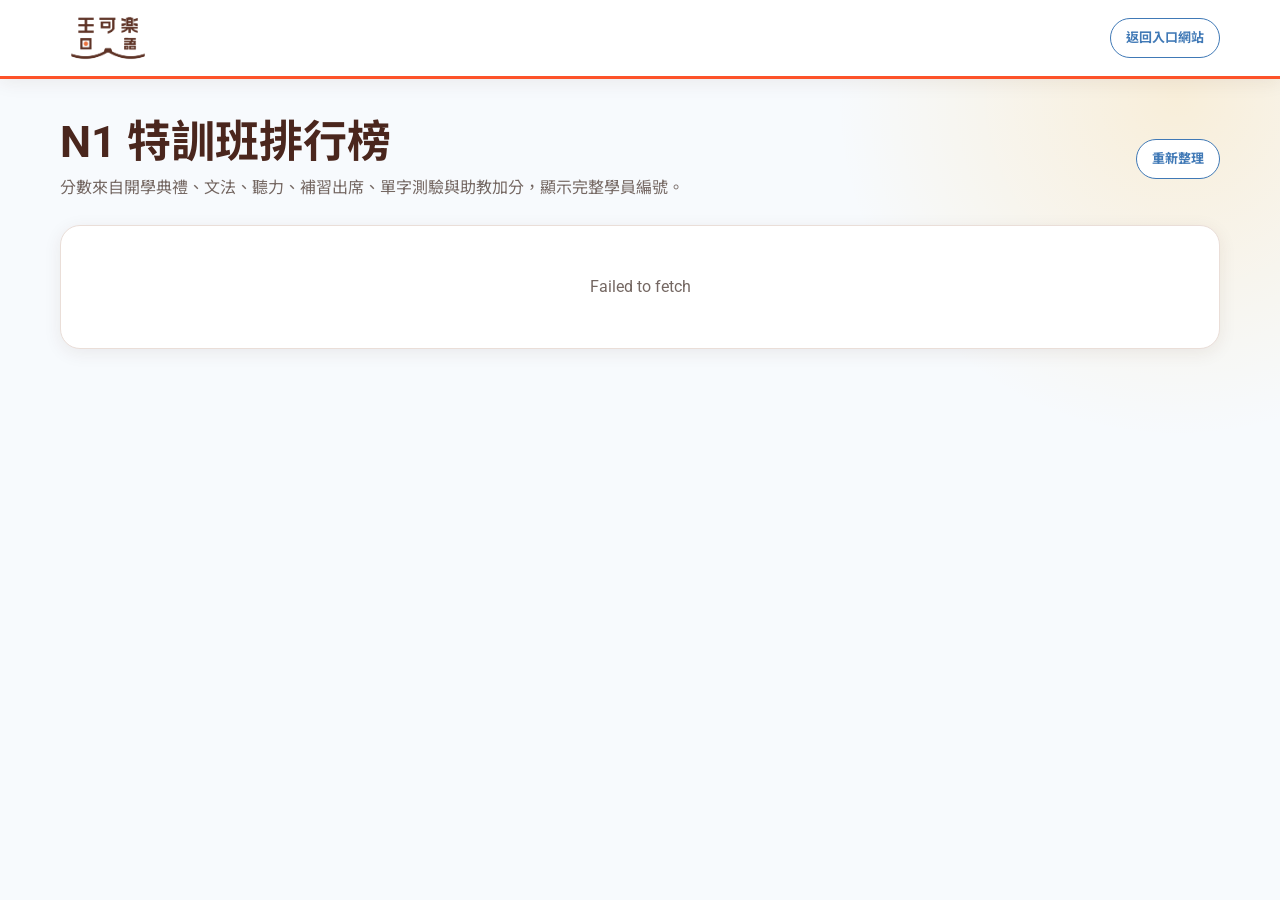
<file: n1/leaderboard.html>
<!doctype html>
<html lang="zh-Hant">
  <head>
    <meta charset="utf-8">
    <meta name="viewport" content="width=device-width, initial-scale=1">
    <meta name="description" content="2026 第二回 JLPT N1 特訓班排行榜。">
    <title>N1 排行榜｜2026第2回JLPT特訓班</title>
    <link rel="icon" href="../favicon.ico" sizes="any">
    <link rel="preconnect" href="https://fonts.googleapis.com">
    <link rel="preconnect" href="https://fonts.gstatic.com" crossorigin>
    <link href="https://fonts.googleapis.com/css2?family=Noto+Sans+JP:wght@400;500;700&family=Noto+Sans+TC:wght@400;500;700&family=Roboto:wght@400;500;700&display=swap" rel="stylesheet">
    <link rel="stylesheet" href="css/style.css?v=20260920-4">
    <script src="js/config.js?v=20260920-4"></script>
    <script src="js/leaderboard.js?v=20260929-1" defer></script>
  </head>
  <body class="standalone-page">
    <header class="site-header">
      <div class="container header-inner">
        <a class="brand" href="index.html" aria-label="返回 N1 特訓班入口網站">
          <img class="brand-logo" src="assets/brand-logo.png" alt="王可樂日語">
        </a>
        <a class="button button-small button-outline header-back" href="index.html">返回入口網站</a>
      </div>
    </header>

    <main class="standalone-main">
      <section class="standalone-section">
        <div class="container">
          <div class="standalone-heading">
            <div>
              <h1>N1 特訓班排行榜</h1>
              <p>分數來自開學典禮、文法、聽力、補習出席、單字測驗與助教加分，顯示完整學員編號。</p>
            </div>
            <button class="button button-small button-outline" id="refresh-leaderboard" type="button">重新整理</button>
          </div>
          <div class="testing-banner" id="testing-banner" hidden>
            Demo 模式：以下為範例學員編號，不是正式排行榜。
            <a href="leaderboard.html">切換正式模式</a>
          </div>
          <div id="leaderboard-page-content" aria-live="polite">
            <div class="empty-state">正在讀取排行榜……</div>
          </div>
        </div>
      </section>
    </main>
  </body>
</html>
</file>
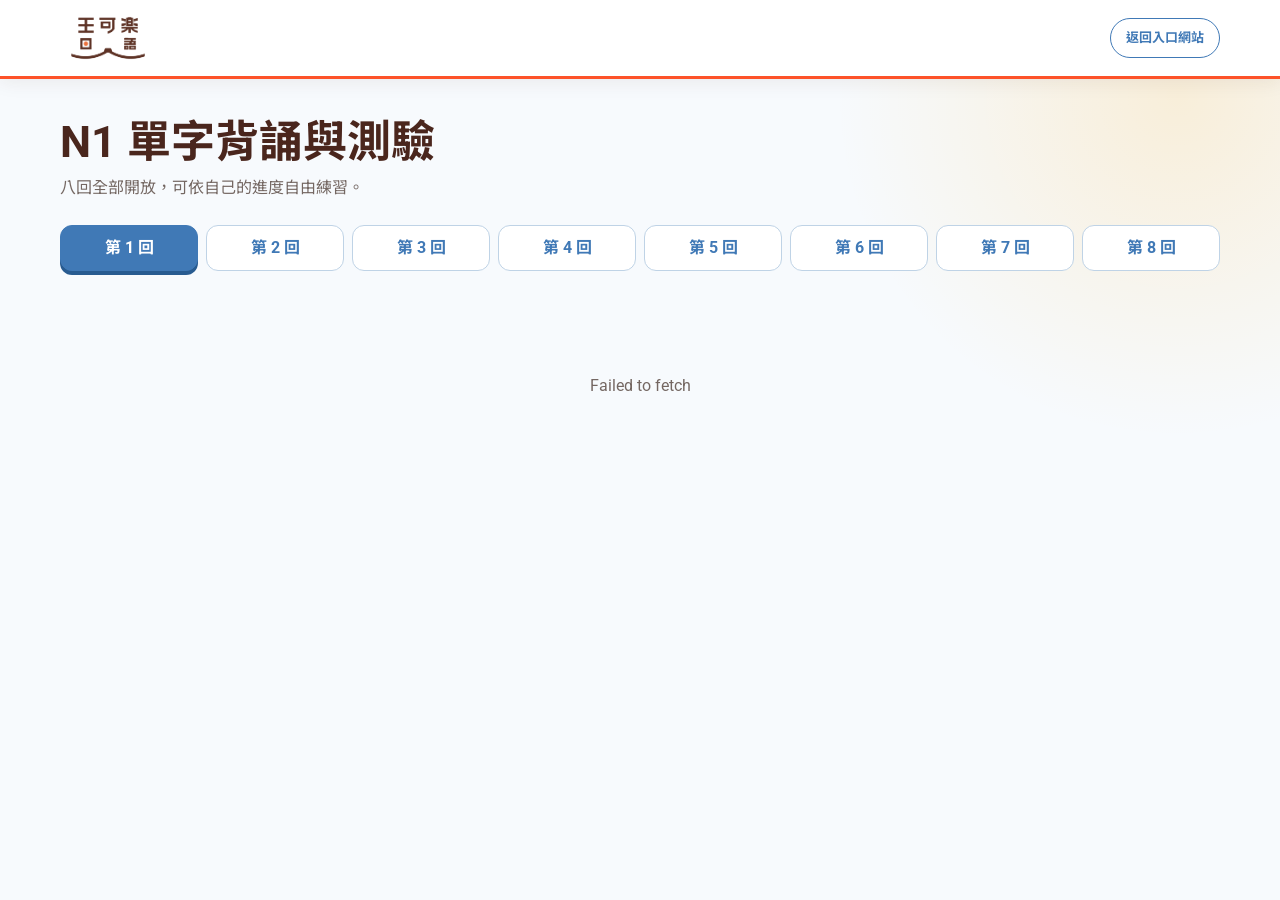
<file: n1/vocabulary.html>
<!doctype html>
<html lang="zh-Hant">
  <head>
    <meta charset="utf-8">
    <meta name="viewport" content="width=device-width, initial-scale=1">
    <meta name="description" content="王可樂日語 N1 特訓班補充單字背誦與測驗。">
    <title>N1 單字背誦與測驗｜王可樂日語</title>
    <link rel="icon" href="../favicon.ico" sizes="any">
    <link rel="preconnect" href="https://fonts.googleapis.com">
    <link rel="preconnect" href="https://fonts.gstatic.com" crossorigin>
    <link href="https://fonts.googleapis.com/css2?family=Noto+Sans+JP:wght@400;500;700&family=Noto+Sans+TC:wght@400;500;700&family=Roboto:wght@400;500;700&display=swap" rel="stylesheet">
    <link rel="stylesheet" href="css/style.css?v=20260923-1">
    <script src="js/config.js?v=20260920-4"></script>
    <script src="js/vocabulary.js?v=20260923-2" defer></script>
  </head>
  <body class="standalone-page">
    <header class="site-header">
      <div class="container header-inner">
        <a class="brand" href="index.html" aria-label="返回 N1 特訓班入口網站">
          <img class="brand-logo" src="assets/brand-logo.png" alt="王可樂日語">
        </a>
        <a class="button button-small button-outline header-back" href="index.html">返回入口網站</a>
      </div>
    </header>

    <main class="standalone-main">
      <section class="standalone-section">
        <div class="container">
          <div class="standalone-heading">
            <div>
              <h1>N1 單字背誦與測驗</h1>
              <p>八回全部開放，可依自己的進度自由練習。</p>
            </div>
          </div>

          <div class="testing-banner" id="testing-banner" hidden>
            Demo 模式：可展示單字與測驗流程，測驗送出不會寫入 Google Sheet，也不會積點。
            <a href="vocabulary.html?unit=1">切換正式模式</a>
          </div>

          <nav class="unit-selector" id="unit-selector" aria-label="選擇單字回次"></nav>
          <div class="learning-loading" id="page-loading">正在載入單字……</div>

          <section class="learning-surface" id="study-panel" hidden aria-labelledby="study-title">
            <div class="learning-topbar">
              <h2 id="study-title">第 1 回單字背誦</h2>
            </div>
            <div class="progress-row">
              <span id="vocabulary-progress-text">1 / 1</span>
              <div class="progress-track"><span id="vocabulary-progress-bar"></span></div>
            </div>
            <button class="flashcard" id="flashcard" type="button" aria-label="翻開單字卡">
              <span class="flashcard-inner">
                <span class="flashcard-face flashcard-front">
                  <small>點一下查看答案</small>
                  <strong lang="ja" id="flashcard-word"></strong>
                </span>
                <span class="flashcard-face flashcard-back">
                  <span lang="ja" class="reading" id="flashcard-reading"></span>
                  <strong id="flashcard-meaning"></strong>
                  <span lang="ja" id="flashcard-example-ja"></span>
                  <span id="flashcard-example-zh"></span>
                </span>
              </span>
            </button>
            <div class="card-controls">
              <button class="button button-outline" id="vocabulary-prev" type="button">上一張</button>
              <button class="button button-outline" id="vocabulary-next" type="button">下一張</button>
            </div>
            <div class="completion-panel">
              <div>
                <h3>完成這回單字的背誦了嗎？</h3>
                <p>完成背誦後進入測驗；全部題目作答並成功交卷，才會獲得本回單字 1 點。</p>
              </div>
              <div class="completion-actions">
                <button class="button button-primary" id="start-quiz" type="button">進入本回測驗</button>
              </div>
            </div>
          </section>

          <section class="learning-surface" id="quiz-panel" hidden aria-labelledby="quiz-title">
            <div class="learning-topbar">
              <h2 id="quiz-title">第 1 回單字測驗</h2>
              <button class="button button-small button-outline" id="back-to-study" type="button">返回單字卡</button>
            </div>
            <div class="learning-loading" id="quiz-loading">正在載入測驗……</div>
            <form id="quiz-form" hidden>
              <div class="quiz-questions" id="quiz-questions"></div>
              <div class="quiz-submit-panel">
                <p>請完成全部題目，再輸入學員編號送出；成功交卷即完成本回並積 1 點。</p>
                <label class="field">
                  <span>學員編號</span>
                  <input id="quiz-student-id" type="text" maxlength="5" autocomplete="off" placeholder="例如：N1001">
                </label>
                <button class="button button-primary" id="quiz-submit" type="submit">完成測驗並積點</button>
                <div class="form-message" id="quiz-message" role="status" aria-live="polite"></div>
              </div>
              <div class="quiz-result" id="quiz-result" hidden></div>
            </form>
          </section>
        </div>
      </section>
    </main>

    <div class="toast" id="toast" role="status" aria-live="polite"></div>
  </body>
</html>
</file>
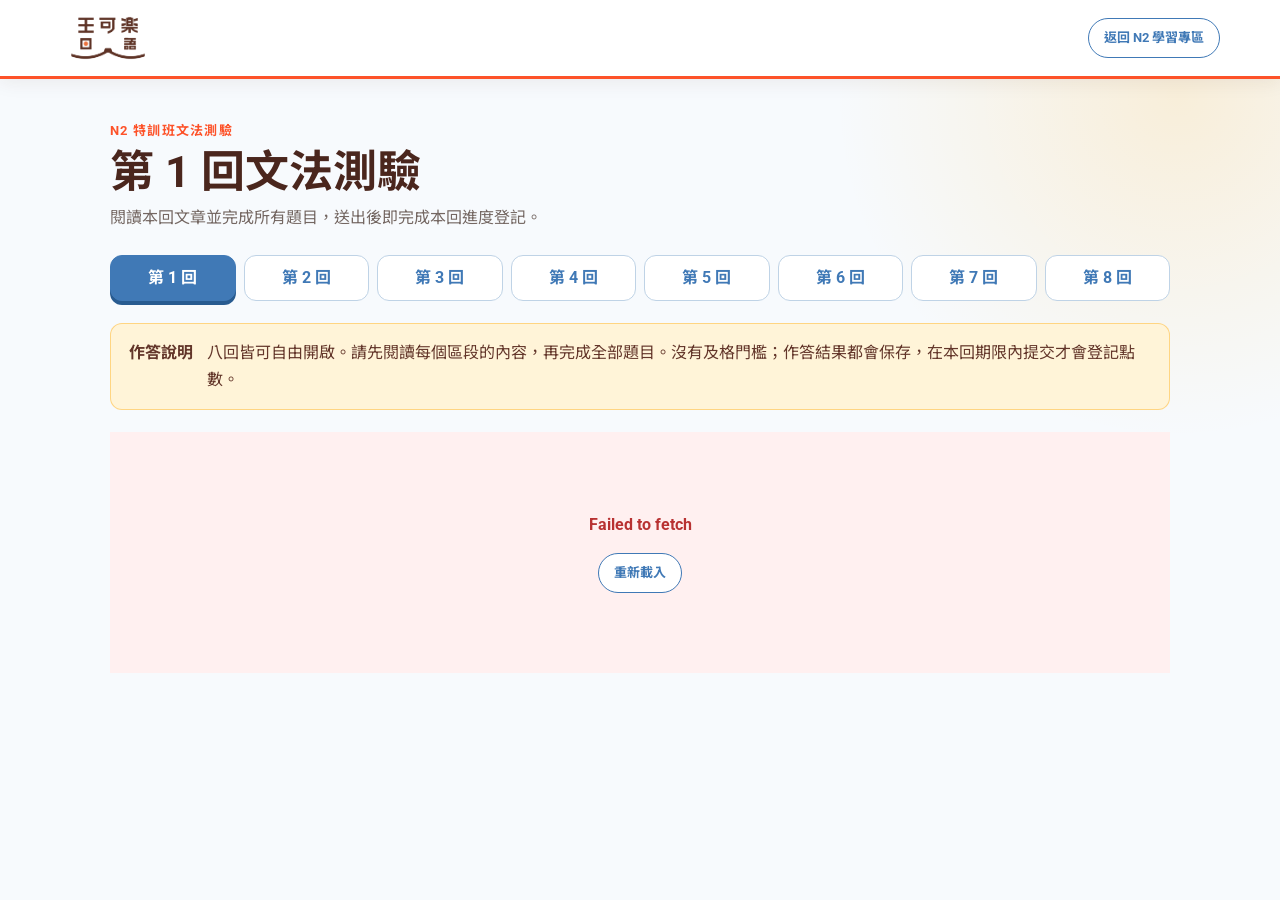
<file: n2/grammar.html>
<!doctype html>
<html lang="zh-Hant">
  <head>
    <meta charset="utf-8">
    <meta name="viewport" content="width=device-width, initial-scale=1">
    <meta name="description" content="2026 第二回 JLPT N2 特訓班文法測驗。閱讀文章、完成全部題目並登記學習進度。">
    <meta name="theme-color" content="#4A261D">
    <title>N2 文法測驗｜2026第2回JLPT特訓班</title>
    <link rel="icon" href="../favicon.ico" sizes="any">
    <link rel="preconnect" href="https://fonts.googleapis.com">
    <link rel="preconnect" href="https://fonts.gstatic.com" crossorigin>
    <link href="https://fonts.googleapis.com/css2?family=Noto+Sans+JP:wght@400;500;700&family=Noto+Sans+TC:wght@400;500;700&family=Roboto:wght@400;500;700&display=swap" rel="stylesheet">
    <link rel="stylesheet" href="css/style.css?v=20260922-7">
    <script src="js/config.js?v=20260920-4"></script>
    <script src="js/grammar.js?v=20260922-8" defer></script>
  </head>
  <body class="standalone-page grammar-page">
    <a class="skip-link" href="#main-content">跳到測驗內容</a>

    <header class="site-header">
      <div class="container header-inner">
        <a class="brand" href="index.html" aria-label="返回 N2 學習專區">
          <img class="brand-logo" src="assets/brand-logo.png" alt="王可樂日語">
        </a>
        <a class="button button-small button-outline header-back" href="index.html">返回 N2 學習專區</a>
      </div>
    </header>

    <main class="standalone-main" id="main-content">
      <section class="standalone-section">
        <div class="container grammar-container">
          <div class="standalone-heading grammar-heading">
            <div>
              <span class="grammar-eyebrow">N2 特訓班文法測驗</span>
              <h1 id="page-title">第 1 回文法測驗</h1>
              <p id="page-description">閱讀本回文章並完成所有題目，送出後即完成本回進度登記。</p>
            </div>
          </div>

          <div class="testing-banner" id="testing-banner" hidden>
            Demo 模式：使用真實 N2 題目預覽，送出結果不計分，也不會寫入 Google Sheet。
            <a href="grammar.html?round=1">切換正式模式</a>
          </div>

          <nav class="unit-selector" id="round-selector" aria-label="選擇文法回次"></nav>

          <aside class="grammar-notice" aria-label="作答說明">
            <strong>作答說明</strong>
            <p>八回皆可自由開啟。請先閱讀每個區段的內容，再完成全部題目。沒有及格門檻；作答結果都會保存，在本回期限內提交才會登記點數。</p>
          </aside>

          <div class="learning-loading" id="page-loading" role="status">正在載入第 1 回文法測驗……</div>

          <form id="grammar-form" hidden novalidate>
            <div class="grammar-meta" id="grammar-meta"></div>
            <div class="grammar-sections" id="grammar-sections"></div>

            <section class="grammar-submit-panel" aria-labelledby="submit-title">
              <div>
                <h2 id="submit-title">完成作答並登記進度</h2>
                <p>學員編號格式為 N2 加三位數字，例如 N2001。若已超過本回期限，系統仍會保存作答，但不計點。</p>
              </div>
              <label class="field grammar-student-field">
                <span>特訓班學員編號</span>
                <input id="student-id" name="student_id" type="text" maxlength="5" autocomplete="off" inputmode="text" placeholder="例如：N2001" required>
              </label>
              <label class="check-field grammar-confirm-field">
                <input id="submit-confirmed" type="checkbox" required>
                <span>我確認已閱讀本回內容，並完成全部題目</span>
              </label>
              <div class="form-message" id="submit-message" role="status" aria-live="polite"></div>
              <button class="button button-primary grammar-submit-button" id="submit-button" type="submit">提交本回測驗</button>
            </section>
          </form>

          <section class="grammar-result" id="grammar-result" hidden aria-live="polite"></section>
        </div>
      </section>
    </main>

    <div class="toast" id="toast" role="status" aria-live="polite"></div>
  </body>
</html>
</file>
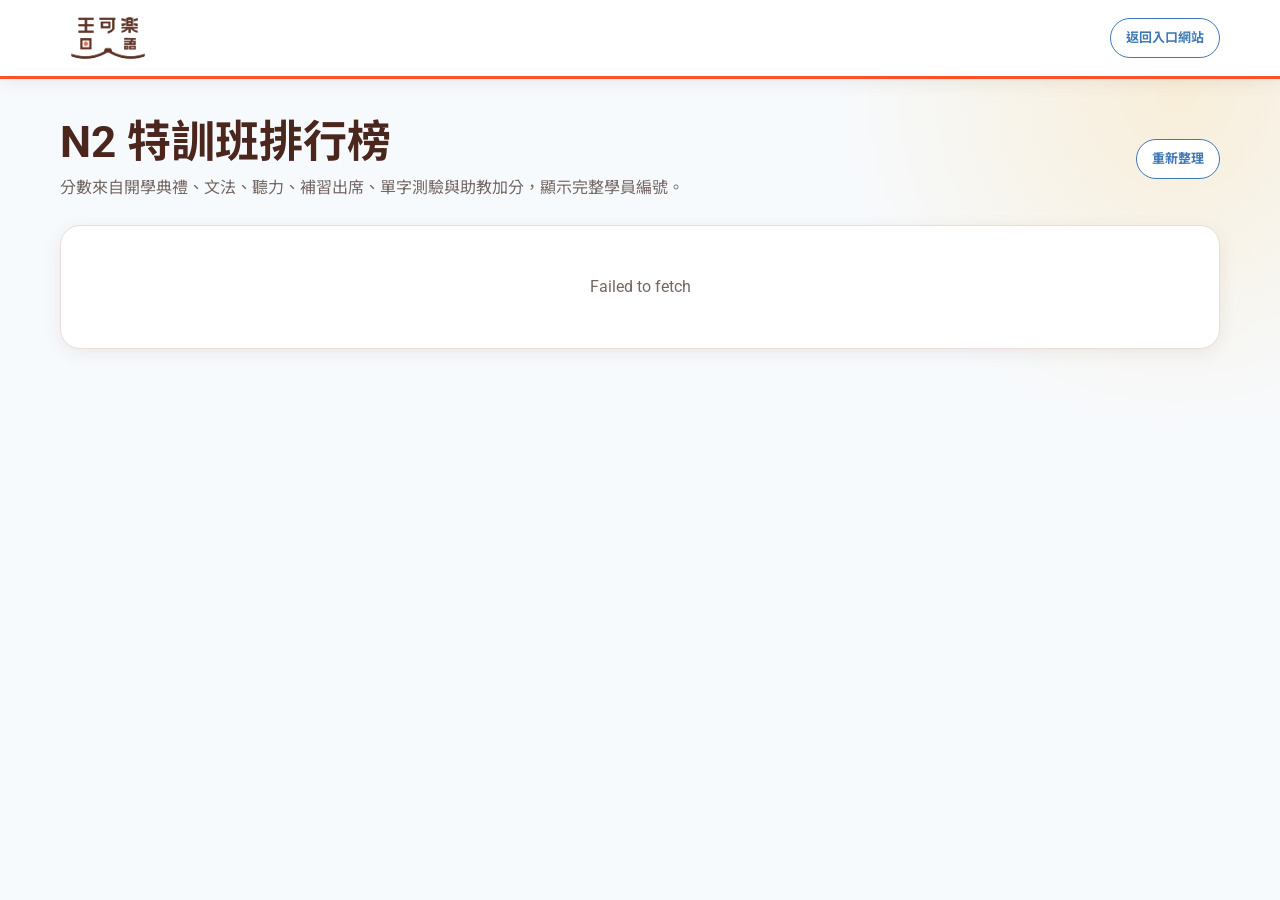
<file: n2/leaderboard.html>
<!doctype html>
<html lang="zh-Hant">
  <head>
    <meta charset="utf-8">
    <meta name="viewport" content="width=device-width, initial-scale=1">
    <meta name="description" content="2026 第二回 JLPT N2 特訓班排行榜。">
    <title>N2 排行榜｜2026第2回JLPT特訓班</title>
    <link rel="icon" href="../favicon.ico" sizes="any">
    <link rel="preconnect" href="https://fonts.googleapis.com">
    <link rel="preconnect" href="https://fonts.gstatic.com" crossorigin>
    <link href="https://fonts.googleapis.com/css2?family=Noto+Sans+JP:wght@400;500;700&family=Noto+Sans+TC:wght@400;500;700&family=Roboto:wght@400;500;700&display=swap" rel="stylesheet">
    <link rel="stylesheet" href="css/style.css?v=20260920-4">
    <script src="js/config.js?v=20260920-4"></script>
    <script src="js/leaderboard.js?v=20260929-1" defer></script>
  </head>
  <body class="standalone-page">
    <header class="site-header">
      <div class="container header-inner">
        <a class="brand" href="index.html" aria-label="返回 N2 特訓班入口網站">
          <img class="brand-logo" src="assets/brand-logo.png" alt="王可樂日語">
        </a>
        <a class="button button-small button-outline header-back" href="index.html">返回入口網站</a>
      </div>
    </header>

    <main class="standalone-main">
      <section class="standalone-section">
        <div class="container">
          <div class="standalone-heading">
            <div>
              <h1>N2 特訓班排行榜</h1>
              <p>分數來自開學典禮、文法、聽力、補習出席、單字測驗與助教加分，顯示完整學員編號。</p>
            </div>
            <button class="button button-small button-outline" id="refresh-leaderboard" type="button">重新整理</button>
          </div>
          <div class="testing-banner" id="testing-banner" hidden>
            Demo 模式：以下為範例學員編號，不是正式排行榜。
            <a href="leaderboard.html">切換正式模式</a>
          </div>
          <div id="leaderboard-page-content" aria-live="polite">
            <div class="empty-state">正在讀取排行榜……</div>
          </div>
        </div>
      </section>
    </main>
  </body>
</html>
</file>
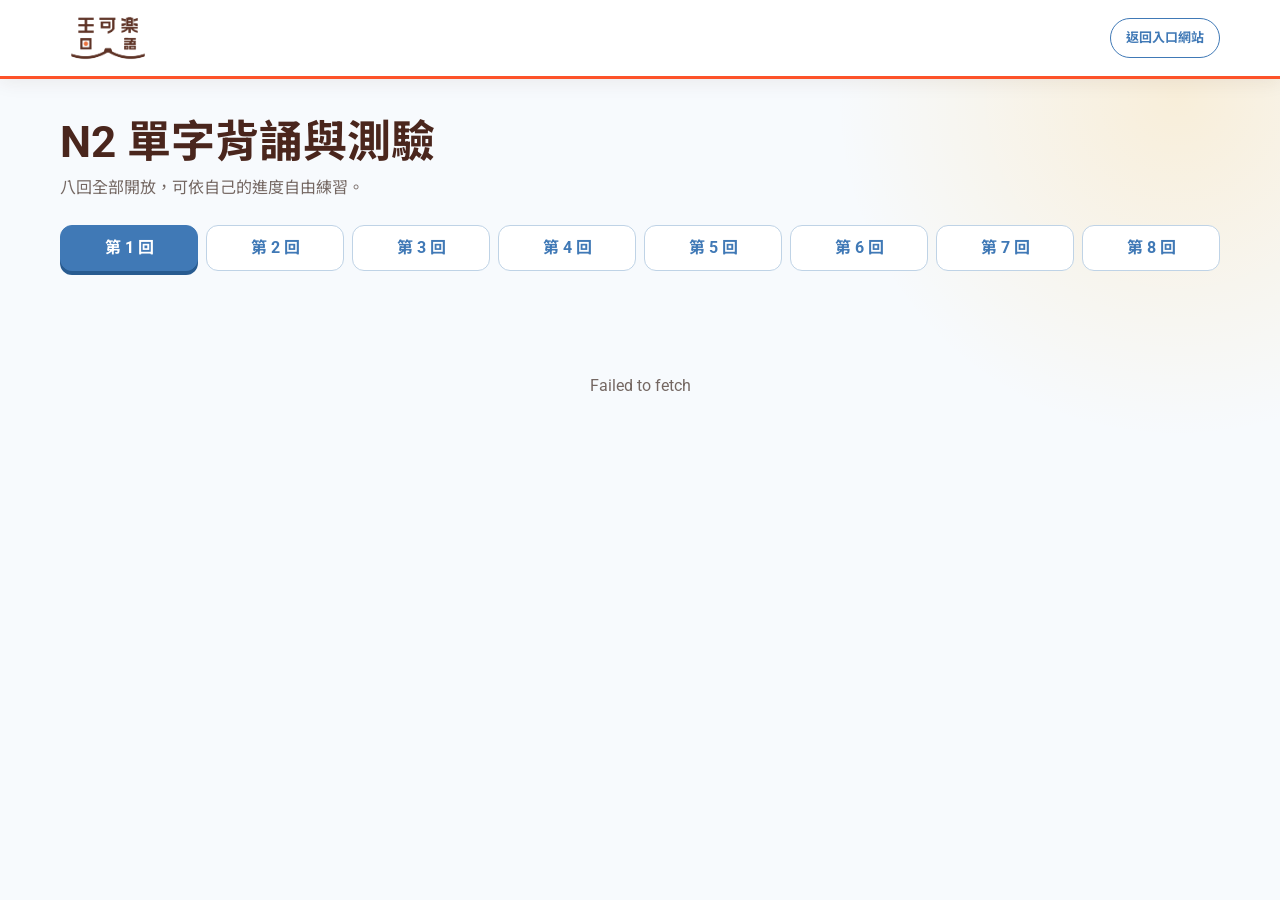
<file: n2/vocabulary.html>
<!doctype html>
<html lang="zh-Hant">
  <head>
    <meta charset="utf-8">
    <meta name="viewport" content="width=device-width, initial-scale=1">
    <meta name="description" content="王可樂日語 N2 特訓班補充單字背誦與測驗。">
    <title>N2 單字背誦與測驗｜王可樂日語</title>
    <link rel="icon" href="../favicon.ico" sizes="any">
    <link rel="preconnect" href="https://fonts.googleapis.com">
    <link rel="preconnect" href="https://fonts.gstatic.com" crossorigin>
    <link href="https://fonts.googleapis.com/css2?family=Noto+Sans+JP:wght@400;500;700&family=Noto+Sans+TC:wght@400;500;700&family=Roboto:wght@400;500;700&display=swap" rel="stylesheet">
    <link rel="stylesheet" href="css/style.css?v=20260923-1">
    <script src="js/config.js?v=20260920-4"></script>
    <script src="js/vocabulary.js?v=20260923-2" defer></script>
  </head>
  <body class="standalone-page">
    <header class="site-header">
      <div class="container header-inner">
        <a class="brand" href="index.html" aria-label="返回 N2 特訓班入口網站">
          <img class="brand-logo" src="assets/brand-logo.png" alt="王可樂日語">
        </a>
        <a class="button button-small button-outline header-back" href="index.html">返回入口網站</a>
      </div>
    </header>

    <main class="standalone-main">
      <section class="standalone-section">
        <div class="container">
          <div class="standalone-heading">
            <div>
              <h1>N2 單字背誦與測驗</h1>
              <p>八回全部開放，可依自己的進度自由練習。</p>
            </div>
          </div>

          <div class="testing-banner" id="testing-banner" hidden>
            Demo 模式：可展示單字與測驗流程，測驗送出不會寫入 Google Sheet，也不會積點。
            <a href="vocabulary.html?unit=1">切換正式模式</a>
          </div>

          <nav class="unit-selector" id="unit-selector" aria-label="選擇單字回次"></nav>
          <div class="learning-loading" id="page-loading">正在載入單字……</div>

          <section class="learning-surface" id="study-panel" hidden aria-labelledby="study-title">
            <div class="learning-topbar">
              <h2 id="study-title">第 1 回單字背誦</h2>
            </div>
            <div class="progress-row">
              <span id="vocabulary-progress-text">1 / 1</span>
              <div class="progress-track"><span id="vocabulary-progress-bar"></span></div>
            </div>
            <button class="flashcard" id="flashcard" type="button" aria-label="翻開單字卡">
              <span class="flashcard-inner">
                <span class="flashcard-face flashcard-front">
                  <small>點一下查看答案</small>
                  <strong lang="ja" id="flashcard-word"></strong>
                </span>
                <span class="flashcard-face flashcard-back">
                  <span lang="ja" class="reading" id="flashcard-reading"></span>
                  <strong id="flashcard-meaning"></strong>
                  <span lang="ja" id="flashcard-example-ja"></span>
                  <span id="flashcard-example-zh"></span>
                </span>
              </span>
            </button>
            <div class="card-controls">
              <button class="button button-outline" id="vocabulary-prev" type="button">上一張</button>
              <button class="button button-outline" id="vocabulary-next" type="button">下一張</button>
            </div>
            <div class="completion-panel">
              <div>
                <h3>完成這回單字的背誦了嗎？</h3>
                <p>完成背誦後進入測驗；全部題目作答並成功交卷，才會獲得本回單字 1 點。</p>
              </div>
              <div class="completion-actions">
                <button class="button button-primary" id="start-quiz" type="button">進入本回測驗</button>
              </div>
            </div>
          </section>

          <section class="learning-surface" id="quiz-panel" hidden aria-labelledby="quiz-title">
            <div class="learning-topbar">
              <h2 id="quiz-title">第 1 回單字測驗</h2>
              <button class="button button-small button-outline" id="back-to-study" type="button">返回單字卡</button>
            </div>
            <div class="learning-loading" id="quiz-loading">正在載入測驗……</div>
            <form id="quiz-form" hidden>
              <div class="quiz-questions" id="quiz-questions"></div>
              <div class="quiz-submit-panel">
                <p>請完成全部題目，再輸入學員編號送出；成功交卷即完成本回並積 1 點。</p>
                <label class="field">
                  <span>學員編號</span>
                  <input id="quiz-student-id" type="text" maxlength="5" autocomplete="off" placeholder="例如：N2001">
                </label>
                <button class="button button-primary" id="quiz-submit" type="submit">完成測驗並積點</button>
                <div class="form-message" id="quiz-message" role="status" aria-live="polite"></div>
              </div>
              <div class="quiz-result" id="quiz-result" hidden></div>
            </form>
          </section>
        </div>
      </section>
    </main>

    <div class="toast" id="toast" role="status" aria-live="polite"></div>
  </body>
</html>
</file>
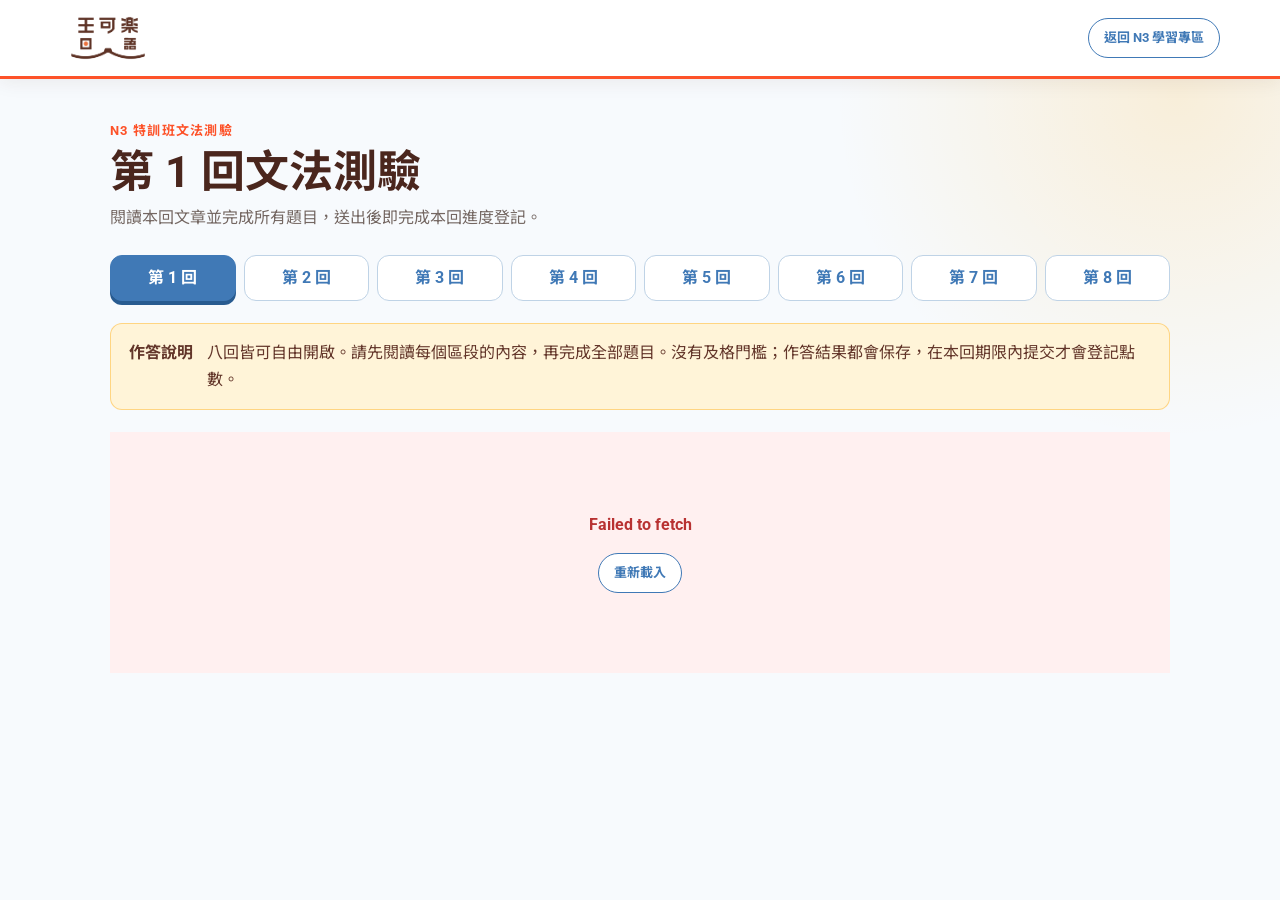
<file: n3/grammar.html>
<!doctype html>
<html lang="zh-Hant">
  <head>
    <meta charset="utf-8">
    <meta name="viewport" content="width=device-width, initial-scale=1">
    <meta name="description" content="2026 第二回 JLPT N3 特訓班文法測驗。閱讀文章、完成全部題目並登記學習進度。">
    <meta name="theme-color" content="#4A261D">
    <title>N3 文法測驗｜2026第2回JLPT特訓班</title>
    <link rel="icon" href="../favicon.ico" sizes="any">
    <link rel="preconnect" href="https://fonts.googleapis.com">
    <link rel="preconnect" href="https://fonts.gstatic.com" crossorigin>
    <link href="https://fonts.googleapis.com/css2?family=Noto+Sans+JP:wght@400;500;700&family=Noto+Sans+TC:wght@400;500;700&family=Roboto:wght@400;500;700&display=swap" rel="stylesheet">
    <link rel="stylesheet" href="css/style.css?v=20260922-7">
    <script src="js/config.js?v=20260920-4"></script>
    <script src="js/grammar.js?v=20260922-8" defer></script>
  </head>
  <body class="standalone-page grammar-page">
    <a class="skip-link" href="#main-content">跳到測驗內容</a>

    <header class="site-header">
      <div class="container header-inner">
        <a class="brand" href="index.html" aria-label="返回 N3 學習專區">
          <img class="brand-logo" src="assets/brand-logo.png" alt="王可樂日語">
        </a>
        <a class="button button-small button-outline header-back" href="index.html">返回 N3 學習專區</a>
      </div>
    </header>

    <main class="standalone-main" id="main-content">
      <section class="standalone-section">
        <div class="container grammar-container">
          <div class="standalone-heading grammar-heading">
            <div>
              <span class="grammar-eyebrow">N3 特訓班文法測驗</span>
              <h1 id="page-title">第 1 回文法測驗</h1>
              <p id="page-description">閱讀本回文章並完成所有題目，送出後即完成本回進度登記。</p>
            </div>
          </div>

          <div class="testing-banner" id="testing-banner" hidden>
            Demo 模式：使用真實 N3 題目預覽，送出結果不計分，也不會寫入 Google Sheet。
            <a href="grammar.html?round=1">切換正式模式</a>
          </div>

          <nav class="unit-selector" id="round-selector" aria-label="選擇文法回次"></nav>

          <aside class="grammar-notice" aria-label="作答說明">
            <strong>作答說明</strong>
            <p>八回皆可自由開啟。請先閱讀每個區段的內容，再完成全部題目。沒有及格門檻；作答結果都會保存，在本回期限內提交才會登記點數。</p>
          </aside>

          <div class="learning-loading" id="page-loading" role="status">正在載入第 1 回文法測驗……</div>

          <form id="grammar-form" hidden novalidate>
            <div class="grammar-meta" id="grammar-meta"></div>
            <div class="grammar-sections" id="grammar-sections"></div>

            <section class="grammar-submit-panel" aria-labelledby="submit-title">
              <div>
                <h2 id="submit-title">完成作答並登記進度</h2>
                <p>學員編號格式為 N3 加三位數字，例如 N3001。若已超過本回期限，系統仍會保存作答，但不計點。</p>
              </div>
              <label class="field grammar-student-field">
                <span>特訓班學員編號</span>
                <input id="student-id" name="student_id" type="text" maxlength="5" autocomplete="off" inputmode="text" placeholder="例如：N3001" required>
              </label>
              <label class="check-field grammar-confirm-field">
                <input id="submit-confirmed" type="checkbox" required>
                <span>我確認已閱讀本回內容，並完成全部題目</span>
              </label>
              <div class="form-message" id="submit-message" role="status" aria-live="polite"></div>
              <button class="button button-primary grammar-submit-button" id="submit-button" type="submit">提交本回測驗</button>
            </section>
          </form>

          <section class="grammar-result" id="grammar-result" hidden aria-live="polite"></section>
        </div>
      </section>
    </main>

    <div class="toast" id="toast" role="status" aria-live="polite"></div>
  </body>
</html>
</file>
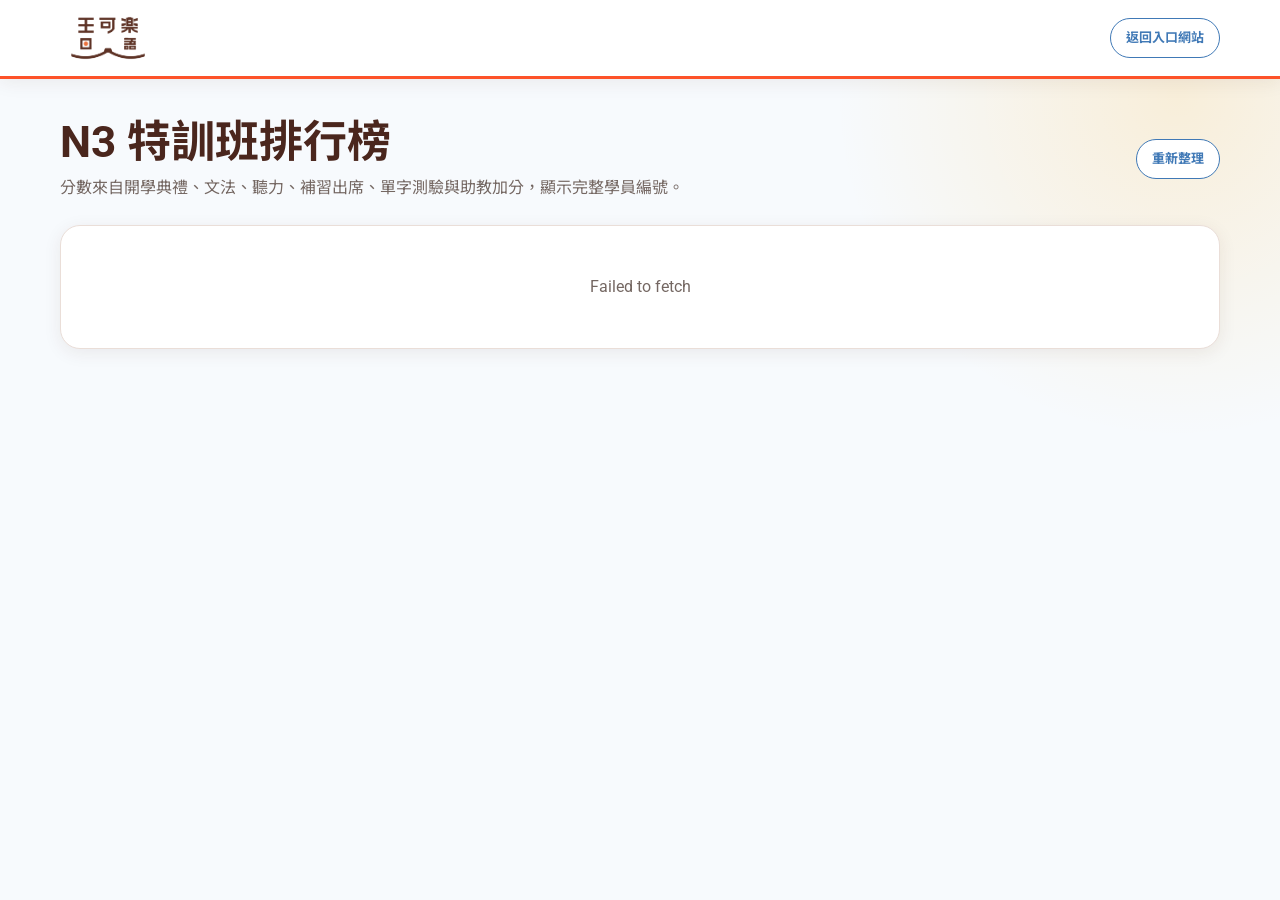
<file: n3/leaderboard.html>
<!doctype html>
<html lang="zh-Hant">
  <head>
    <meta charset="utf-8">
    <meta name="viewport" content="width=device-width, initial-scale=1">
    <meta name="description" content="2026 第二回 JLPT N3 特訓班排行榜。">
    <title>N3 排行榜｜2026第2回JLPT特訓班</title>
    <link rel="icon" href="../favicon.ico" sizes="any">
    <link rel="preconnect" href="https://fonts.googleapis.com">
    <link rel="preconnect" href="https://fonts.gstatic.com" crossorigin>
    <link href="https://fonts.googleapis.com/css2?family=Noto+Sans+JP:wght@400;500;700&family=Noto+Sans+TC:wght@400;500;700&family=Roboto:wght@400;500;700&display=swap" rel="stylesheet">
    <link rel="stylesheet" href="css/style.css?v=20260920-4">
    <script src="js/config.js?v=20260920-4"></script>
    <script src="js/leaderboard.js?v=20260929-1" defer></script>
  </head>
  <body class="standalone-page">
    <header class="site-header">
      <div class="container header-inner">
        <a class="brand" href="index.html" aria-label="返回 N3 特訓班入口網站">
          <img class="brand-logo" src="assets/brand-logo.png" alt="王可樂日語">
        </a>
        <a class="button button-small button-outline header-back" href="index.html">返回入口網站</a>
      </div>
    </header>

    <main class="standalone-main">
      <section class="standalone-section">
        <div class="container">
          <div class="standalone-heading">
            <div>
              <h1>N3 特訓班排行榜</h1>
              <p>分數來自開學典禮、文法、聽力、補習出席、單字測驗與助教加分，顯示完整學員編號。</p>
            </div>
            <button class="button button-small button-outline" id="refresh-leaderboard" type="button">重新整理</button>
          </div>
          <div class="testing-banner" id="testing-banner" hidden>
            Demo 模式：以下為範例學員編號，不是正式排行榜。
            <a href="leaderboard.html">切換正式模式</a>
          </div>
          <div id="leaderboard-page-content" aria-live="polite">
            <div class="empty-state">正在讀取排行榜……</div>
          </div>
        </div>
      </section>
    </main>
  </body>
</html>
</file>
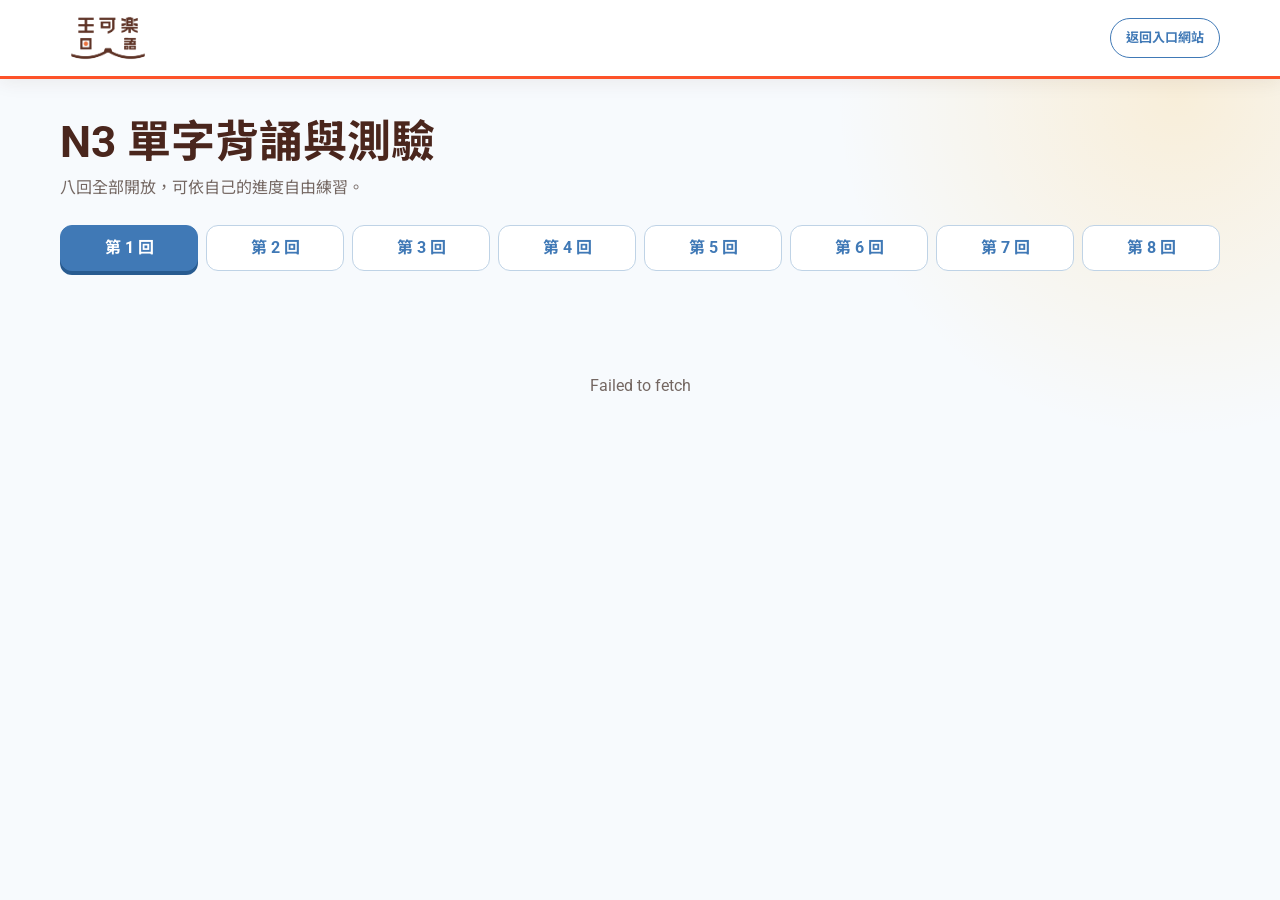
<file: n3/vocabulary.html>
<!doctype html>
<html lang="zh-Hant">
  <head>
    <meta charset="utf-8">
    <meta name="viewport" content="width=device-width, initial-scale=1">
    <meta name="description" content="王可樂日語 N3 特訓班補充單字背誦與測驗。">
    <title>N3 單字背誦與測驗｜王可樂日語</title>
    <link rel="icon" href="../favicon.ico" sizes="any">
    <link rel="preconnect" href="https://fonts.googleapis.com">
    <link rel="preconnect" href="https://fonts.gstatic.com" crossorigin>
    <link href="https://fonts.googleapis.com/css2?family=Noto+Sans+JP:wght@400;500;700&family=Noto+Sans+TC:wght@400;500;700&family=Roboto:wght@400;500;700&display=swap" rel="stylesheet">
    <link rel="stylesheet" href="css/style.css?v=20260923-1">
    <script src="js/config.js?v=20260920-4"></script>
    <script src="js/vocabulary.js?v=20260923-2" defer></script>
  </head>
  <body class="standalone-page">
    <header class="site-header">
      <div class="container header-inner">
        <a class="brand" href="index.html" aria-label="返回 N3 特訓班入口網站">
          <img class="brand-logo" src="assets/brand-logo.png" alt="王可樂日語">
        </a>
        <a class="button button-small button-outline header-back" href="index.html">返回入口網站</a>
      </div>
    </header>

    <main class="standalone-main">
      <section class="standalone-section">
        <div class="container">
          <div class="standalone-heading">
            <div>
              <h1>N3 單字背誦與測驗</h1>
              <p>八回全部開放，可依自己的進度自由練習。</p>
            </div>
          </div>

          <div class="testing-banner" id="testing-banner" hidden>
            Demo 模式：可展示單字與測驗流程，測驗送出不會寫入 Google Sheet，也不會積點。
            <a href="vocabulary.html?unit=1">切換正式模式</a>
          </div>

          <nav class="unit-selector" id="unit-selector" aria-label="選擇單字回次"></nav>
          <div class="learning-loading" id="page-loading">正在載入單字……</div>

          <section class="learning-surface" id="study-panel" hidden aria-labelledby="study-title">
            <div class="learning-topbar">
              <h2 id="study-title">第 1 回單字背誦</h2>
            </div>
            <div class="progress-row">
              <span id="vocabulary-progress-text">1 / 1</span>
              <div class="progress-track"><span id="vocabulary-progress-bar"></span></div>
            </div>
            <button class="flashcard" id="flashcard" type="button" aria-label="翻開單字卡">
              <span class="flashcard-inner">
                <span class="flashcard-face flashcard-front">
                  <small>點一下查看答案</small>
                  <strong lang="ja" id="flashcard-word"></strong>
                </span>
                <span class="flashcard-face flashcard-back">
                  <span lang="ja" class="reading" id="flashcard-reading"></span>
                  <strong id="flashcard-meaning"></strong>
                  <span lang="ja" id="flashcard-example-ja"></span>
                  <span id="flashcard-example-zh"></span>
                </span>
              </span>
            </button>
            <div class="card-controls">
              <button class="button button-outline" id="vocabulary-prev" type="button">上一張</button>
              <button class="button button-outline" id="vocabulary-next" type="button">下一張</button>
            </div>
            <div class="completion-panel">
              <div>
                <h3>完成這回單字的背誦了嗎？</h3>
                <p>完成背誦後進入測驗；全部題目作答並成功交卷，才會獲得本回單字 1 點。</p>
              </div>
              <div class="completion-actions">
                <button class="button button-primary" id="start-quiz" type="button">進入本回測驗</button>
              </div>
            </div>
          </section>

          <section class="learning-surface" id="quiz-panel" hidden aria-labelledby="quiz-title">
            <div class="learning-topbar">
              <h2 id="quiz-title">第 1 回單字測驗</h2>
              <button class="button button-small button-outline" id="back-to-study" type="button">返回單字卡</button>
            </div>
            <div class="learning-loading" id="quiz-loading">正在載入測驗……</div>
            <form id="quiz-form" hidden>
              <div class="quiz-questions" id="quiz-questions"></div>
              <div class="quiz-submit-panel">
                <p>請完成全部題目，再輸入學員編號送出；成功交卷即完成本回並積 1 點。</p>
                <label class="field">
                  <span>學員編號</span>
                  <input id="quiz-student-id" type="text" maxlength="5" autocomplete="off" placeholder="例如：N3001">
                </label>
                <button class="button button-primary" id="quiz-submit" type="submit">完成測驗並積點</button>
                <div class="form-message" id="quiz-message" role="status" aria-live="polite"></div>
              </div>
              <div class="quiz-result" id="quiz-result" hidden></div>
            </form>
          </section>
        </div>
      </section>
    </main>

    <div class="toast" id="toast" role="status" aria-live="polite"></div>
  </body>
</html>
</file>
<file: n1/css/style.css>
:root {
  --brand-brown: #4a261d;
  --brand-white: #ffffff;
  --brand-orange: #fd5229;
  --brand-blue: #4079b6;
  --brand-yellow: #ffa600;
  --brown-900: #321711;
  --brown-700: #63362a;
  --cream: #fffdf9;
  --orange-soft: #fff0eb;
  --blue-soft: #eef5fc;
  --yellow-soft: #fff4d8;
  --ink: #2d211f;
  --muted: #746762;
  --line: #eaded8;
  --success: #287a55;
  --success-soft: #e9f6ef;
  --danger: #b83232;
  --danger-soft: #fff0f0;
  --shadow-sm: 0 4px 18px rgba(74, 38, 29, 0.08);
  --shadow-lg: 0 22px 70px rgba(50, 23, 17, 0.2);
  --radius-sm: 12px;
  --radius-md: 20px;
  --radius-lg: 30px;
  --font-zh: "Roboto", "Noto Sans TC", "Noto Sans CJK TC", sans-serif;
  --font-ja: "Roboto", "Noto Sans JP", "Noto Sans CJK JP", sans-serif;
}

* {
  box-sizing: border-box;
}

[hidden] {
  display: none !important;
}

html {
  scroll-behavior: smooth;
  scroll-padding-top: 84px;
}

body {
  margin: 0;
  color: var(--ink);
  background: var(--brand-white);
  font-family: var(--font-zh);
  font-weight: 400;
  line-height: 1.65;
}

:lang(ja) {
  font-family: var(--font-ja);
}

button,
input {
  font: inherit;
}

button,
a {
  -webkit-tap-highlight-color: transparent;
}

a {
  color: inherit;
}

button:focus-visible,
a:focus-visible,
input:focus-visible,
.flashcard:focus-visible {
  outline: 3px solid var(--brand-yellow);
  outline-offset: 3px;
}

.container {
  width: min(1160px, calc(100% - 40px));
  margin-inline: auto;
}

.skip-link {
  position: fixed;
  left: 16px;
  top: -80px;
  z-index: 100;
  padding: 10px 16px;
  color: var(--brand-white);
  background: var(--brand-brown);
  border-radius: 0 0 10px 10px;
}

.skip-link:focus {
  top: 0;
}

.site-header {
  position: sticky;
  top: 0;
  z-index: 30;
  color: var(--brand-brown);
  background: rgba(255, 255, 255, 0.96);
  border-bottom: 3px solid var(--brand-orange);
  box-shadow: 0 3px 18px rgba(74, 38, 29, 0.08);
  backdrop-filter: blur(12px);
}

.header-inner,
.footer-inner {
  display: flex;
  align-items: center;
  justify-content: space-between;
  gap: 24px;
}

.header-inner {
  min-height: 76px;
}

.brand {
  display: inline-flex;
  align-items: center;
  color: var(--brand-brown);
  text-decoration: none;
}

.brand-logo {
  display: block;
  width: auto;
  height: 64px;
  object-fit: contain;
}

.main-nav {
  display: flex;
  gap: 4px;
}

.main-nav a {
  padding: 10px 13px;
  border-radius: 999px;
  color: var(--brand-brown);
  font-size: 14px;
  font-weight: 500;
  text-decoration: none;
}

.main-nav a:hover {
  background: rgba(255, 166, 0, 0.16);
}

.hero {
  position: relative;
  overflow: hidden;
  color: var(--brand-brown);
  background:
    radial-gradient(circle at 88% 22%, rgba(255, 166, 0, 0.14), transparent 25%),
    linear-gradient(135deg, var(--brand-white), #fffaf3);
  border-bottom: 1px solid var(--line);
}

.hero::before,
.hero::after {
  position: absolute;
  content: "";
  border-radius: 999px;
}

.hero::before {
  right: -80px;
  bottom: -140px;
  width: 360px;
  height: 360px;
  border: 70px solid rgba(253, 82, 41, 0.08);
}

.hero::after {
  right: 28%;
  top: 34px;
  width: 22px;
  height: 22px;
  background: var(--brand-yellow);
  transform: rotate(18deg);
}

.hero-grid {
  position: relative;
  z-index: 1;
  display: grid;
  grid-template-columns: minmax(0, 1.3fr) minmax(320px, 0.7fr);
  align-items: center;
  gap: 42px;
  min-height: 330px;
  padding-block: 38px;
}

.eyebrow,
.section-kicker {
  color: var(--brand-orange);
  font-family: "Roboto", sans-serif;
  font-size: 12px;
  font-weight: 700;
  letter-spacing: 0.16em;
}

.hero .eyebrow,
.section-heading .section-kicker,
.modal-header .section-kicker,
.task-type {
  display: none;
}

.quiz-question .section-kicker {
  display: inline;
}

.hero h1 {
  max-width: 720px;
  margin: 0 0 10px;
  font-size: clamp(30px, 4vw, 46px);
  line-height: 1.12;
  letter-spacing: -0.03em;
}

.hero-copy > p {
  max-width: 640px;
  margin: 0;
  color: var(--muted);
  font-size: clamp(15px, 1.6vw, 18px);
}

.hero-actions,
.completion-actions,
.card-controls,
.modal-actions {
  display: flex;
  flex-wrap: wrap;
  gap: 12px;
}

.hero-actions {
  margin-top: 18px;
}

.hero-note {
  margin-top: 14px !important;
  color: var(--muted) !important;
  font-size: 13px !important;
}

.hero-panel {
  padding: 20px;
  color: var(--brand-brown);
  background: var(--brand-white);
  border: 1px solid var(--line);
  border-radius: var(--radius-lg);
  box-shadow: var(--shadow-lg);
  transform: rotate(0.6deg);
}

.level-badge {
  display: grid;
  place-items: center;
  width: 66px;
  height: 66px;
  margin: -48px auto 14px;
  color: var(--brand-brown);
  background: var(--brand-yellow);
  border: 5px solid var(--brand-white);
  border-radius: 50%;
  font-family: "Roboto", sans-serif;
  font-size: 27px;
  font-weight: 700;
}

.stat-grid {
  display: grid;
  grid-template-columns: 1fr 1fr;
  gap: 8px;
}

.stat-grid div {
  padding: 12px 8px;
  text-align: center;
  background: var(--cream);
  border-radius: var(--radius-sm);
}

.stat-grid strong,
.stat-grid span {
  display: block;
}

.stat-grid strong {
  color: var(--brand-orange);
  font-family: "Roboto", sans-serif;
  font-size: 27px;
  line-height: 1;
}

.stat-grid span {
  margin-top: 5px;
  color: var(--brown-700);
  font-size: 13px;
  font-weight: 500;
}

.button {
  display: inline-flex;
  align-items: center;
  justify-content: center;
  min-height: 46px;
  padding: 11px 20px;
  border: 1px solid transparent;
  border-radius: 999px;
  cursor: pointer;
  font-size: 15px;
  font-weight: 700;
  line-height: 1.2;
  text-align: center;
  text-decoration: none;
  transition: transform 160ms ease, box-shadow 160ms ease, background 160ms ease;
}

.button:hover:not(:disabled) {
  transform: translateY(-2px);
}

.button:disabled {
  cursor: not-allowed;
  opacity: 0.5;
}

.button-primary {
  color: var(--brand-white);
  background: var(--brand-brown);
  box-shadow: 0 5px 0 var(--brand-orange);
}

.hero .button-primary {
  color: var(--brand-brown);
  background: var(--brand-yellow);
  box-shadow: 0 5px 0 var(--brand-orange);
}

.button-secondary {
  color: var(--brand-white);
  background: var(--brand-blue);
}

.button-outline {
  color: var(--brand-blue);
  background: var(--brand-white);
  border-color: var(--brand-blue);
}

.button-ghost {
  color: var(--brand-brown);
  background: transparent;
  border-color: var(--line);
}

.button-small {
  min-height: 40px;
  padding: 8px 15px;
  font-size: 13px;
}

.announcement {
  background: var(--yellow-soft);
  border-bottom: 1px solid rgba(74, 38, 29, 0.2);
}

.announcement-inner {
  display: grid;
  grid-template-columns: auto 1fr auto;
  align-items: center;
  gap: 16px;
  min-height: 86px;
  padding-block: 14px;
}

.announcement-icon {
  display: grid;
  place-items: center;
  width: 38px;
  height: 38px;
  color: var(--brand-white);
  background: var(--brand-orange);
  border-radius: 50%;
  font-family: "Roboto", sans-serif;
  font-weight: 700;
}

.announcement h2,
.announcement p {
  margin: 0;
}

.announcement h2 {
  font-size: 14px;
}

.announcement p {
  font-size: 14px;
}

.api-state {
  padding: 5px 10px;
  color: var(--brand-brown);
  background: rgba(255, 255, 255, 0.6);
  border-radius: 999px;
  font-size: 12px;
  font-weight: 700;
}

.api-state.is-online {
  color: var(--success);
  background: var(--success-soft);
}

.api-state.is-error {
  color: var(--danger);
  background: var(--danger-soft);
}

.section {
  padding-block: 84px;
}

#weekly {
  padding-top: 36px;
}

.section-tint {
  background: #f7fafd;
}

.section-heading {
  display: flex;
  align-items: end;
  justify-content: space-between;
  gap: 24px;
  margin-bottom: 32px;
}

.section-heading h1,
.section-heading h2,
.section-heading p {
  margin: 0;
}

.section-heading h1,
.section-heading h2 {
  margin-top: 4px;
  color: var(--brand-brown);
  font-size: clamp(28px, 4vw, 44px);
  line-height: 1.15;
}

.section-heading p {
  max-width: 720px;
  margin-top: 8px;
  color: var(--muted);
}

.text-link {
  color: var(--brand-blue);
  font-weight: 700;
  text-underline-offset: 4px;
}

.section-links {
  display: flex;
  flex-wrap: wrap;
  justify-content: flex-end;
  gap: 8px 18px;
}

.testing-banner {
  margin-bottom: 20px;
  padding: 11px 15px;
  color: var(--brown-700);
  background: var(--yellow-soft);
  border: 1px solid rgba(255, 166, 0, 0.45);
  border-radius: var(--radius-sm);
  font-size: 13px;
  font-weight: 700;
}

.testing-banner a {
  margin-left: 8px;
  color: var(--brand-blue);
  text-underline-offset: 3px;
}

.standalone-page {
  background: #f7fafd;
}

.standalone-main {
  min-height: calc(100vh - 79px);
  background:
    radial-gradient(circle at 92% 2%, rgba(255, 166, 0, 0.14), transparent 24%),
    #f7fafd;
}

.standalone-section {
  padding-block: 38px 72px;
}

.standalone-heading,
.learning-topbar {
  display: flex;
  align-items: center;
  justify-content: space-between;
  gap: 20px;
}

.standalone-heading {
  margin-bottom: 24px;
}

.standalone-heading h1,
.standalone-heading p,
.learning-topbar h2 {
  margin: 0;
}

.standalone-heading h1 {
  color: var(--brand-brown);
  font-size: clamp(30px, 4vw, 44px);
  line-height: 1.15;
}

.standalone-heading p {
  margin-top: 7px;
  color: var(--muted);
}

.unit-selector {
  display: grid;
  grid-template-columns: repeat(8, minmax(70px, 1fr));
  gap: 8px;
  margin-bottom: 22px;
}

.unit-select {
  min-height: 46px;
  color: var(--brand-blue);
  background: var(--brand-white);
  border: 1px solid #bfd3e6;
  border-radius: 12px;
  cursor: pointer;
  font-weight: 700;
}

.unit-select.is-active {
  color: var(--brand-white);
  background: var(--brand-blue);
  border-color: var(--brand-blue);
  box-shadow: 0 4px 0 #285b90;
}

.learning-surface {
  max-width: 900px;
  margin-inline: auto;
  padding: 26px;
  background: var(--brand-white);
  border: 1px solid var(--line);
  border-radius: var(--radius-lg);
  box-shadow: var(--shadow-sm);
}

.learning-topbar {
  margin-bottom: 20px;
}

.learning-topbar h2 {
  color: var(--brand-brown);
  font-size: clamp(22px, 3vw, 30px);
}

.header-back {
  width: auto !important;
  flex: 0 0 auto;
}

#leaderboard-page-content {
  min-height: 180px;
}

.task-grid {
  display: grid;
  grid-template-columns: repeat(3, minmax(0, 1fr));
  gap: 18px;
}

.task-card,
.compact-card,
.unit-card,
.leaderboard-card,
.empty-state {
  background: var(--brand-white);
  border: 1px solid var(--line);
  border-radius: var(--radius-md);
  box-shadow: var(--shadow-sm);
}

.task-card {
  position: relative;
  display: flex;
  flex-direction: column;
  min-height: 280px;
  padding: 24px;
  overflow: hidden;
}

.task-card::before {
  position: absolute;
  inset: 0 auto 0 0;
  width: 6px;
  content: "";
  background: var(--brand-orange);
}

.task-card.listening::before {
  background: var(--brand-blue);
}

.task-card.tutoring::before {
  background: #a65fa7;
}

.task-card.vocabulary::before {
  background: var(--brand-yellow);
}

.task-topline,
.compact-card-top,
.unit-card-top,
.leaderboard-title-row {
  display: flex;
  align-items: center;
  justify-content: space-between;
  gap: 12px;
}

.task-type {
  color: var(--muted);
  font-size: 12px;
  font-weight: 700;
  letter-spacing: 0.1em;
}

.status-chip {
  display: inline-flex;
  align-items: center;
  min-height: 28px;
  padding: 4px 10px;
  color: var(--muted);
  background: #f3efed;
  border-radius: 999px;
  font-size: 12px;
  font-weight: 700;
}

.status-chip.open,
.status-chip.available {
  color: var(--success);
  background: var(--success-soft);
}

.status-chip.upcoming,
.status-chip.link_pending {
  color: var(--brown-700);
  background: var(--yellow-soft);
}

.status-chip.closed,
.status-chip.ended {
  color: var(--muted);
  background: #eeeae8;
}

.task-card h3 {
  margin: 26px 0 8px;
  color: var(--brand-brown);
  font-size: 25px;
}

.task-card .task-topline h3 {
  margin: 0;
}

.task-card p {
  margin: 0;
  color: var(--muted);
  font-size: 14px;
}

.task-date-list {
  display: grid;
  gap: 5px;
  margin: 18px 0 22px;
  font-size: 13px;
}

.task-date-list span {
  display: flex;
  justify-content: space-between;
  gap: 12px;
  padding-bottom: 5px;
  border-bottom: 1px dashed var(--line);
}

.task-actions {
  display: flex;
  flex-wrap: wrap;
  gap: 10px;
  margin-top: auto;
}

.skeleton-card {
  min-height: 280px;
  border-radius: var(--radius-md);
  background: linear-gradient(100deg, #f3ece8 20%, #fff 40%, #f3ece8 60%);
  background-size: 200% 100%;
  animation: shimmer 1.5s infinite;
}

@keyframes shimmer {
  to { background-position-x: -200%; }
}

.week-tabs {
  display: grid;
  grid-template-columns: repeat(8, minmax(76px, 1fr));
  gap: 8px;
  margin-bottom: 18px;
  overflow-x: auto;
  padding: 3px 3px 8px;
}

.week-tab {
  min-height: 50px;
  padding: 8px;
  color: var(--brand-blue);
  background: var(--brand-white);
  border: 1px solid #bfd3e6;
  border-radius: 12px;
  cursor: pointer;
  font-weight: 700;
  white-space: nowrap;
}

.week-tab[aria-selected="true"] {
  color: var(--brand-white);
  background: var(--brand-blue);
  box-shadow: 0 5px 0 #285b90;
}

.week-detail {
  min-height: 160px;
}

.compact-grid {
  display: grid;
  grid-template-columns: repeat(4, minmax(0, 1fr));
  gap: 14px;
}

.tutoring-live-note { display: flex; align-items: center; gap: 14px; margin: -12px 0 26px; padding: 16px 18px; background: linear-gradient(135deg, #f4f9ff, #fff); border: 1px solid rgba(66, 129, 190, 0.25); border-radius: 16px; box-shadow: 0 10px 28px rgba(40, 91, 144, 0.08); }
.tutoring-live-note-icon { flex: 0 0 auto; padding: 6px 10px; color: #fff; background: var(--brand-blue); border-radius: 999px; font-family: "Roboto", sans-serif; font-size: 11px; font-weight: 700; letter-spacing: 0.08em; }
.tutoring-live-note strong { color: var(--brand-brown); font-size: 15px; }
.tutoring-live-note p { margin: 4px 0 0; color: var(--muted); font-size: 13px; }
.course-calendar-card { margin: 0; overflow: hidden; background: #fff; border: 1px solid var(--line); border-radius: 22px; box-shadow: var(--shadow); }
.course-calendar-card img { display: block; width: 100%; height: auto; }
.course-calendar-card figcaption { padding: 14px 18px; color: var(--muted); font-size: 13px; text-align: center; }

.compact-card {
  padding: 18px;
}

.compact-card h3,
.unit-card h3 {
  margin: 14px 0 4px;
  color: var(--brand-brown);
  font-size: 19px;
}

.compact-card p,
.unit-card p {
  margin: 0;
  color: var(--muted);
  font-size: 13px;
}

.compact-card .button,
.unit-card .button {
  width: 100%;
  margin-top: 16px;
}

.vocabulary-section {
  color: var(--brand-brown);
  background:
    radial-gradient(circle at 92% 12%, rgba(255, 166, 0, 0.14), transparent 22%),
    linear-gradient(180deg, #fffdf9, #fff8ec);
  border-block: 1px solid var(--line);
}

.light-heading h2,
.light-heading p {
  color: var(--brand-brown);
}

.light-heading p {
  color: var(--muted);
  opacity: 1;
}

.unit-grid {
  display: grid;
  grid-template-columns: repeat(4, minmax(0, 1fr));
  gap: 14px;
}

.unit-card {
  position: relative;
  padding: 20px;
  color: var(--brand-brown);
  transition: transform 160ms ease;
}

.unit-card:hover {
  transform: translateY(-4px);
}

.unit-number {
  display: grid;
  place-items: center;
  width: 42px;
  height: 42px;
  color: var(--brand-brown);
  background: var(--brand-yellow);
  border-radius: 50%;
  font-family: "Roboto", sans-serif;
  font-size: 18px;
  font-weight: 700;
}

.empty-state {
  padding: 48px 24px;
  color: var(--muted);
  text-align: center;
}

.leaderboard-podium {
  display: grid;
  grid-template-columns: repeat(3, minmax(0, 1fr));
  align-items: end;
  gap: 14px;
  margin-bottom: 18px;
}

.leaderboard-card {
  padding: 22px;
}

.leaderboard-card.first {
  border: 3px solid var(--brand-yellow);
  transform: translateY(-10px);
}

.rank-circle {
  display: grid;
  place-items: center;
  width: 42px;
  height: 42px;
  color: var(--brand-brown);
  background: var(--yellow-soft);
  border-radius: 50%;
  font-family: "Roboto", sans-serif;
  font-size: 18px;
  font-weight: 700;
}

.leaderboard-card h3 {
  margin: 20px 0 4px;
  font-family: "Roboto", var(--font-zh);
  font-size: 20px;
}

.leaderboard-score {
  margin-top: 16px;
  color: var(--brand-orange);
  font-family: "Roboto", sans-serif;
  font-size: 34px;
  font-weight: 700;
}

.leaderboard-score small {
  margin-left: 3px;
  color: var(--muted);
  font-size: 12px;
}

.score-breakdown {
  display: grid;
  grid-template-columns: 1fr 1fr;
  gap: 8px;
  margin-top: 16px;
  color: var(--muted);
  font-size: 12px;
}

.leaderboard-table-wrap {
  overflow-x: auto;
  background: var(--brand-white);
  border: 1px solid var(--line);
  border-radius: var(--radius-md);
  box-shadow: var(--shadow-sm);
}

.leaderboard-table {
  width: 100%;
  min-width: 680px;
  border-collapse: collapse;
}

.leaderboard-table th,
.leaderboard-table td {
  padding: 14px 16px;
  border-bottom: 1px solid var(--line);
  text-align: center;
}

.leaderboard-table th:nth-child(2),
.leaderboard-table td:nth-child(2) {
  text-align: left;
}

.leaderboard-table th {
  color: var(--brown-700);
  background: var(--cream);
  font-size: 12px;
}

.site-footer {
  padding-block: 36px;
  color: #eadbd6;
  background: var(--brown-900);
}

.site-footer strong {
  color: var(--brand-white);
  font-size: 18px;
}

.site-footer p {
  margin: 4px 0 0;
  font-size: 13px;
}

.modal {
  width: min(620px, calc(100% - 28px));
  max-height: min(90vh, 900px);
  padding: 0;
  overflow: hidden;
  background: transparent;
  border: 0;
}

.modal-wide {
  width: min(920px, calc(100% - 28px));
}

.modal::backdrop {
  background: rgba(34, 17, 13, 0.74);
  backdrop-filter: blur(4px);
}

.modal-card {
  display: flex;
  flex-direction: column;
  max-height: 90vh;
  margin: 0;
  overflow: hidden;
  background: var(--brand-white);
  border: 1px solid var(--line);
  border-radius: 24px;
  box-shadow: var(--shadow-lg);
}

.modal-header {
  display: flex;
  align-items: flex-start;
  justify-content: space-between;
  gap: 20px;
  padding: 22px 24px 18px;
  border-bottom: 1px solid var(--line);
}

.modal-header h2 {
  margin: 2px 0 0;
  color: var(--brand-brown);
  font-size: 26px;
}

.icon-button {
  display: grid;
  place-items: center;
  width: 42px;
  height: 42px;
  flex: 0 0 auto;
  color: var(--brand-brown);
  background: var(--cream);
  border: 1px solid var(--line);
  border-radius: 50%;
  cursor: pointer;
  font-size: 26px;
  line-height: 1;
}

.modal-body {
  padding: 24px;
  overflow-y: auto;
}

.modal-intro {
  margin: 0 0 18px;
  padding: 14px 16px;
  background: var(--yellow-soft);
  border-radius: var(--radius-sm);
}

.modal-actions {
  justify-content: flex-end;
  padding: 16px 24px 22px;
  border-top: 1px solid var(--line);
}

.field {
  display: grid;
  gap: 7px;
  margin-bottom: 18px;
  color: var(--brand-brown);
  font-size: 14px;
  font-weight: 700;
}

.field input {
  width: 100%;
  min-height: 48px;
  padding: 10px 13px;
  color: var(--ink);
  background: var(--brand-white);
  border: 1px solid #cdbdb7;
  border-radius: 10px;
  font-family: "Roboto", var(--font-zh);
  font-weight: 500;
  text-transform: uppercase;
}

.field input:focus {
  border-color: var(--brand-blue);
  box-shadow: 0 0 0 3px rgba(64, 121, 182, 0.15);
  outline: none;
}

.field small {
  color: var(--muted);
  font-size: 12px;
  font-weight: 400;
}

.check-field {
  display: flex;
  align-items: flex-start;
  gap: 10px;
  padding: 14px;
  color: var(--brand-brown);
  background: var(--cream);
  border-radius: 10px;
  cursor: pointer;
  font-weight: 500;
}

.check-field input {
  width: 20px;
  height: 20px;
  margin: 2px 0 0;
  accent-color: var(--brand-orange);
}

.form-message {
  min-height: 24px;
  margin-top: 14px;
  font-size: 13px;
  font-weight: 700;
}

.form-message.error {
  color: var(--danger);
}

.form-message.success {
  color: var(--success);
}

.learning-loading {
  padding: 80px 20px;
  color: var(--muted);
  text-align: center;
}

.progress-row {
  display: grid;
  grid-template-columns: auto 1fr;
  align-items: center;
  gap: 14px;
  margin-bottom: 18px;
  color: var(--brand-brown);
  font-family: "Roboto", sans-serif;
  font-size: 13px;
  font-weight: 700;
}

.progress-track {
  height: 8px;
  overflow: hidden;
  background: #eee5e1;
  border-radius: 999px;
}

.progress-track span {
  display: block;
  width: 0;
  height: 100%;
  background: var(--brand-orange);
  border-radius: inherit;
  transition: width 200ms ease;
}

.flashcard {
  width: 100%;
  height: 360px;
  padding: 0;
  perspective: 1100px;
  background: transparent;
  border: 0;
  cursor: pointer;
}

.flashcard-inner {
  position: relative;
  display: block;
  width: 100%;
  height: 100%;
  transform-style: preserve-3d;
  transition: transform 420ms cubic-bezier(.2,.75,.25,1);
}

.flashcard.is-flipped .flashcard-inner {
  transform: rotateY(180deg);
}

.flashcard-face {
  position: absolute;
  inset: 0;
  display: flex;
  flex-direction: column;
  align-items: center;
  justify-content: center;
  padding: 36px;
  backface-visibility: hidden;
  border-radius: 24px;
  box-shadow: inset 0 0 0 1px rgba(74, 38, 29, 0.12), var(--shadow-sm);
}

.flashcard-front {
  color: var(--brand-brown);
  background: var(--brand-yellow);
}

.flashcard-front small {
  margin-bottom: 20px;
  font-size: 13px;
}

.flashcard-front strong {
  font-size: clamp(40px, 8vw, 72px);
  line-height: 1.15;
}

.flashcard-back {
  gap: 10px;
  color: var(--brand-white);
  background: var(--brand-blue);
  transform: rotateY(180deg);
  text-align: center;
}

.flashcard-back .reading {
  font-size: 18px;
}

.flashcard-back strong {
  font-size: clamp(25px, 4vw, 38px);
}

.flashcard-back span:nth-last-child(-n + 2) {
  max-width: 660px;
  font-size: 15px;
}

.card-controls {
  justify-content: center;
  margin-top: 16px;
}

.completion-panel,
.quiz-submit-panel,
.quiz-result {
  margin-top: 28px;
  padding: 22px;
  background: var(--cream);
  border: 1px solid var(--line);
  border-radius: var(--radius-md);
}

.completion-panel h3,
.completion-panel p {
  margin: 0;
}

.completion-panel p {
  margin-top: 4px;
  color: var(--muted);
  font-size: 13px;
}

.compact-field {
  margin-top: 18px;
}

.quiz-questions {
  display: grid;
  gap: 18px;
}

.quiz-question {
  margin: 0;
  padding: 20px;
  border: 1px solid var(--line);
  border-radius: var(--radius-md);
  transition: border-color 160ms ease, box-shadow 160ms ease;
}

.quiz-question legend {
  width: 100%;
  padding: 0 0 14px;
  color: var(--brand-brown);
  font-weight: 700;
}

.quiz-underlined {
  text-decoration-line: underline;
  text-decoration-thickness: 0.08em;
  text-underline-offset: 0.14em;
}

.quiz-options {
  display: grid;
  gap: 8px;
}

.quiz-option {
  display: flex;
  align-items: flex-start;
  gap: 10px;
  padding: 11px 12px;
  background: var(--cream);
  border: 1px solid transparent;
  border-radius: 10px;
  cursor: pointer;
}

.quiz-option:hover {
  border-color: var(--brand-blue);
}

.quiz-option input {
  width: 18px;
  height: 18px;
  margin-top: 3px;
  accent-color: var(--brand-blue);
}

.quiz-question.is-correct {
  background: var(--success-soft);
  border-color: var(--success);
}

.quiz-question.is-wrong {
  background: var(--danger-soft);
  border-color: var(--danger);
}

.quiz-option.is-answer-correct {
  color: #185f37;
  background: #e7f7ed;
  border-color: var(--success);
  box-shadow: 0 0 0 2px rgba(35, 139, 82, 0.16);
}

.quiz-option.is-answer-correct input {
  accent-color: var(--success);
}

.quiz-option.is-answer-wrong {
  color: #8c1f1f;
  background: #fff0f0;
  border-color: var(--danger);
  box-shadow: 0 0 0 2px rgba(184, 50, 50, 0.14);
}

.quiz-option.is-answer-wrong input {
  accent-color: var(--danger);
}

.quiz-question-feedback {
  display: grid;
  gap: 4px;
  margin-top: 14px;
  padding: 12px 14px;
  border-radius: 10px;
  font-size: 14px;
  line-height: 1.6;
}

.quiz-question-feedback.is-correct {
  color: #185f37;
  background: #e7f7ed;
}

.quiz-question-feedback.is-wrong {
  color: #8c1f1f;
  background: #fff0f0;
}

.quiz-result {
  color: var(--brand-brown);
  background: var(--success-soft);
  border-color: #acd7c2;
  text-align: center;
}

.quiz-result strong {
  display: block;
  color: var(--success);
  font-family: "Roboto", sans-serif;
  font-size: 42px;
}

.toast {
  position: fixed;
  right: 18px;
  bottom: 18px;
  z-index: 100;
  max-width: min(380px, calc(100% - 36px));
  padding: 13px 17px;
  color: var(--brand-white);
  background: var(--brand-brown);
  border-left: 5px solid var(--brand-yellow);
  border-radius: 12px;
  box-shadow: var(--shadow-lg);
  opacity: 0;
  pointer-events: none;
  transform: translateY(20px);
  transition: opacity 180ms ease, transform 180ms ease;
}

.toast.show {
  opacity: 1;
  transform: translateY(0);
}

.sr-only {
  position: absolute;
  width: 1px;
  height: 1px;
  padding: 0;
  margin: -1px;
  overflow: hidden;
  clip: rect(0, 0, 0, 0);
  white-space: nowrap;
  border: 0;
}

.listening-access-panel {
  display: grid;
  gap: 18px;
  margin-top: 18px;
  padding: 18px;
  background: var(--blue-soft);
  border: 1px solid #bfd3e6;
  border-radius: var(--radius-sm);
}

.grammar-container {
  max-width: 1060px;
}

.grammar-heading {
  align-items: flex-end;
}

.grammar-eyebrow {
  display: inline-block;
  margin-bottom: 6px;
  color: var(--brand-orange);
  font-size: 13px;
  font-weight: 700;
  letter-spacing: 0.1em;
}

.grammar-notice {
  display: grid;
  grid-template-columns: auto 1fr;
  gap: 14px;
  margin-bottom: 22px;
  padding: 16px 18px;
  color: var(--brown-700);
  background: var(--yellow-soft);
  border: 1px solid rgba(255, 166, 0, 0.4);
  border-radius: var(--radius-sm);
}

.grammar-notice strong,
.grammar-notice p {
  margin: 0;
}

.grammar-meta {
  display: grid;
  grid-template-columns: repeat(4, 1fr);
  gap: 8px;
  margin-bottom: 20px;
}

.grammar-meta span {
  display: grid;
  gap: 2px;
  padding: 12px 14px;
  color: var(--muted);
  background: var(--brand-white);
  border: 1px solid var(--line);
  border-radius: 12px;
  font-size: 14px;
}

.grammar-meta b {
  color: var(--brand-brown);
  font-size: 12px;
}

.grammar-sections {
  display: grid;
  gap: 28px;
}

.grammar-section {
  overflow: hidden;
  background: var(--brand-white);
  border: 1px solid var(--line);
  border-radius: var(--radius-lg);
  box-shadow: var(--shadow-sm);
}

.grammar-section-heading {
  display: flex;
  align-items: center;
  justify-content: space-between;
  padding: 15px 22px;
  color: var(--brand-white);
  background: var(--brand-brown);
}

.grammar-section-heading span {
  font-size: 20px;
  font-weight: 700;
}

.grammar-section-heading small {
  padding: 3px 10px;
  color: var(--brand-brown);
  background: var(--brand-yellow);
  border-radius: 999px;
  font-weight: 700;
}

.grammar-flow {
  display: grid;
  gap: 18px;
  padding: 24px;
  background: #fffdf9;
}

.grammar-flow-group {
  display: grid;
  gap: 18px;
  padding: 18px;
  background: var(--brand-white);
  border: 1px solid var(--line);
  border-radius: 18px;
}

.grammar-flow-group .grammar-passage,
.grammar-flow-group .grammar-question {
  border-radius: 12px;
}

.grammar-reading {
  display: grid;
  gap: 14px;
  padding: 24px;
  background: #fffdf9;
  border-bottom: 1px solid var(--line);
}

.grammar-instruction,
.grammar-passage {
  margin: 0;
}

.grammar-instruction {
  padding: 12px 15px;
  color: var(--brand-brown);
  background: var(--orange-soft);
  border-left: 4px solid var(--brand-orange);
  border-radius: 8px;
  font-weight: 700;
}

.grammar-passage {
  padding: 18px;
  color: #231b19;
  background: var(--brand-white);
  border: 1px solid var(--line);
  border-radius: 12px;
  font-size: 17px;
  line-height: 2;
}

.passage-question-number {
  display: inline-flex;
  align-items: center;
  justify-content: center;
  min-width: 2em;
  min-height: 1.75em;
  margin: 0 0.14em;
  padding: 0.05em 0.32em;
  color: var(--brand-white);
  background: var(--brand-orange);
  border: 2px solid #d94320;
  border-radius: 5px;
  box-shadow: 0 2px 0 rgba(119, 46, 25, 0.16);
  font-family: Roboto, sans-serif;
  font-weight: 800;
  line-height: 1.2;
  vertical-align: 0.06em;
  white-space: nowrap;
}

.grammar-table-wrap {
  overflow-x: auto;
  background: var(--brand-white);
  border: 1px solid var(--line);
  border-radius: 12px;
}

.grammar-reading-table {
  width: 100%;
  border-collapse: collapse;
  font-size: 16px;
  line-height: 1.8;
}

.grammar-reading-table td {
  min-width: 160px;
  padding: 14px 16px;
  border-right: 1px solid var(--line);
  border-bottom: 1px solid var(--line);
  vertical-align: top;
}

.grammar-reading-table tr:last-child td {
  border-bottom: 0;
}

.grammar-reading-table td:last-child {
  border-right: 0;
}

.grammar-reference-sheet {
  display: grid;
  gap: 16px;
  padding: 20px;
  color: #231b19;
  background: var(--brand-white);
  border: 1px solid var(--line);
  border-radius: 14px;
}

.grammar-reference-table-wrap {
  overflow-x: auto;
}

.grammar-reference-table {
  width: 100%;
  min-width: 720px;
  border-collapse: collapse;
  table-layout: auto;
  font-size: 15px;
  line-height: 1.65;
}

.grammar-reference-table td {
  min-width: 72px;
  padding: 9px 11px;
  border: 1px solid #7e716b;
}

.grammar-reference-table td.is-center { text-align: center; }
.grammar-reference-table td.is-right { text-align: right; }
.grammar-reference-table td.is-justify { text-align: justify; }
.grammar-reference-table td.is-v-center { vertical-align: middle; }
.grammar-reference-table td.is-v-bottom { vertical-align: bottom; }
.grammar-reference-table td.is-bold { font-weight: 700; }
.grammar-reference-table td.is-header {
  color: var(--brand-brown);
  background: var(--orange-soft);
  font-weight: 700;
}

.grammar-reference-note {
  white-space: normal;
  line-height: 1.85;
}

.grammar-question-list {
  display: grid;
  gap: 18px;
  padding: 24px;
}

.grammar-question {
  margin: 0;
  padding: 20px;
  border: 1px solid var(--line);
  border-radius: 16px;
  transition: border-color 160ms ease, box-shadow 160ms ease;
}

.grammar-question legend {
  width: 100%;
  padding: 0 0 12px;
  color: var(--brand-brown);
  font-size: 17px;
  font-weight: 700;
  line-height: 1.7;
}

.sentence-ordering-slots {
  display: inline-flex;
  max-width: 100%;
  gap: 8px;
  margin: 0 8px;
  vertical-align: middle;
  white-space: nowrap;
}

.ordering-slot {
  display: inline-flex;
  align-items: flex-end;
  justify-content: center;
  min-width: 64px;
  height: 1.45em;
  color: var(--brand-brown);
  border-bottom: 2px solid currentColor;
  line-height: 1;
}

.ordering-star {
  font-size: 1.08em;
  line-height: 1;
  transform: translateY(-2px);
}

.grammar-question-number {
  display: inline-grid;
  place-items: center;
  width: 32px;
  height: 32px;
  margin-right: 9px;
  color: var(--brand-white);
  background: var(--brand-blue);
  border-radius: 50%;
  font-family: Roboto, sans-serif;
}

.grammar-options {
  display: grid;
  grid-template-columns: 1fr 1fr;
  gap: 10px;
}

.grammar-option {
  cursor: pointer;
}

.grammar-option input {
  position: absolute;
  opacity: 0;
  pointer-events: none;
}

.grammar-option > span {
  display: grid;
  grid-template-columns: 30px 1fr;
  align-items: start;
  min-height: 58px;
  padding: 12px 14px;
  background: var(--brand-white);
  border: 1px solid #cfdce8;
  border-radius: 12px;
  transition: border-color 150ms ease, background 150ms ease, box-shadow 150ms ease;
}

.grammar-option b {
  color: var(--brand-blue);
  font-family: Roboto, sans-serif;
}

.grammar-option:hover > span,
.grammar-option input:checked + span {
  background: var(--blue-soft);
  border-color: var(--brand-blue);
}

.grammar-option input:checked + span {
  box-shadow: 0 0 0 2px rgba(64, 121, 182, 0.2);
}

.grammar-option input:focus-visible + span {
  outline: 3px solid var(--brand-yellow);
  outline-offset: 2px;
}

.grammar-question.has-error {
  border-color: var(--danger);
  box-shadow: 0 0 0 3px rgba(184, 50, 50, 0.1);
}

.grammar-question.is-wrong {
  border-color: var(--danger);
  background: var(--danger-soft);
}

.grammar-question.is-correct {
  border-color: var(--success);
  background: var(--success-soft);
}

.grammar-option.is-answer-correct > span,
.grammar-option.is-answer-correct input:checked + span {
  color: #185f37;
  background: #e7f7ed;
  border-color: var(--success);
  box-shadow: 0 0 0 2px rgba(35, 139, 82, 0.16);
}

.grammar-option.is-answer-correct b {
  color: var(--success);
}

.grammar-option.is-answer-wrong > span,
.grammar-option.is-answer-wrong input:checked + span {
  color: #8c1f1f;
  background: #fff0f0;
  border-color: var(--danger);
  box-shadow: 0 0 0 2px rgba(184, 50, 50, 0.14);
}

.grammar-option.is-answer-wrong b {
  color: var(--danger);
}

.grammar-question-feedback {
  display: grid;
  gap: 4px;
  margin-top: 14px;
  padding: 12px 14px;
  border-radius: 10px;
  font-size: 14px;
  line-height: 1.6;
}

.grammar-question-feedback.is-correct {
  color: #185f37;
  background: #e7f7ed;
}

.grammar-question-feedback.is-wrong {
  color: #8c1f1f;
  background: #fff0f0;
}

.grammar-submit-panel {
  display: grid;
  gap: 18px;
  max-width: 760px;
  margin: 30px auto 0;
  padding: 28px;
  background: var(--brand-white);
  border: 2px solid var(--brand-brown);
  border-radius: var(--radius-lg);
  box-shadow: var(--shadow-lg);
}

.grammar-submit-panel h2,
.grammar-submit-panel p {
  margin: 0;
}

.grammar-submit-panel h2 {
  color: var(--brand-brown);
}

.grammar-submit-panel p {
  color: var(--muted);
}

.grammar-submit-button {
  width: 100%;
}

.grammar-result {
  max-width: 760px;
  margin: 30px auto 0;
  padding: 32px;
  color: var(--brand-brown);
  background: var(--success-soft);
  border: 2px solid var(--success);
  border-radius: var(--radius-lg);
  text-align: center;
}

.grammar-result h2,
.grammar-result p {
  margin: 6px 0;
}

.grammar-result > strong {
  display: block;
  margin: 12px 0;
  color: var(--success);
  font-family: Roboto, sans-serif;
  font-size: clamp(42px, 8vw, 72px);
  line-height: 1;
}

.result-kicker {
  color: var(--success);
  font-size: 13px;
  font-weight: 700;
  letter-spacing: 0.1em;
}

.result-note {
  color: var(--muted);
}

.grammar-course-cta {
  display: grid;
  justify-items: center;
  gap: 8px;
  margin-top: 20px;
  padding: 20px;
  color: var(--brand-brown);
  background: var(--brand-white);
  border: 1px solid #edc6b8;
  border-radius: 14px;
}

.grammar-course-cta strong {
  font-size: 20px;
}

.grammar-result-actions {
  display: flex;
  flex-wrap: wrap;
  justify-content: center;
  gap: 10px;
  margin-top: 20px;
}

.learning-loading.is-error {
  display: grid;
  justify-items: center;
  gap: 14px;
  color: var(--danger);
  background: var(--danger-soft);
}

@media (max-width: 980px) {
  .hero-grid {
    grid-template-columns: 1fr;
    gap: 30px;
  }

  .hero-panel {
    max-width: 620px;
  }

  .task-grid {
    grid-template-columns: 1fr 1fr;
  }

  .compact-grid,
  .unit-grid {
    grid-template-columns: repeat(2, minmax(0, 1fr));
  }

  .week-tabs {
    grid-template-columns: repeat(8, minmax(90px, 1fr));
  }
}

@media (max-width: 760px) {
  html {
    scroll-padding-top: 68px;
  }

  .container {
    width: min(100% - 28px, 1160px);
  }

  .header-inner {
    min-height: 66px;
  }

  .brand-logo {
    height: 52px;
  }

  .main-nav {
    display: none;
  }

  .hero-grid {
    min-height: auto;
    padding-block: 24px 30px;
  }

  .hero h1 {
    font-size: clamp(22px, 5.6vw, 26px);
  }

  .hero-copy > p {
    font-size: 14px;
    line-height: 1.5;
  }

  .hero-actions {
    display: grid;
    grid-template-columns: repeat(2, minmax(0, 1fr));
    gap: 8px;
    margin-top: 14px;
  }

  .hero-actions .button {
    width: 100%;
    min-height: 40px;
    padding: 8px 10px;
    font-size: 13px;
  }

  .hero-note {
    margin-top: 10px !important;
    font-size: 11px !important;
    line-height: 1.45 !important;
  }

  .hero-panel {
    padding: 12px;
    transform: none;
  }

  .level-badge {
    width: 48px;
    height: 48px;
    margin: -34px auto 8px;
    border-width: 4px;
    font-size: 21px;
  }

  .stat-grid {
    grid-template-columns: repeat(4, minmax(0, 1fr));
    gap: 5px;
  }

  .stat-grid div {
    padding: 8px 2px;
  }

  .stat-grid strong {
    font-size: 22px;
  }

  .stat-grid span {
    margin-top: 3px;
    font-size: 11px;
  }

  .announcement-inner {
    grid-template-columns: auto 1fr;
  }

  .api-state {
    grid-column: 2;
    justify-self: start;
  }

  .section {
    padding-block: 64px;
  }

  #weekly {
    padding-top: 24px;
  }

  .section-heading {
    display: grid;
    align-items: start;
  }

  .section-links {
    justify-content: flex-start;
  }

  .unit-selector {
    grid-template-columns: repeat(4, minmax(0, 1fr));
  }

  .standalone-section {
    padding-block: 24px 54px;
  }

  .standalone-heading {
    align-items: flex-start;
  }

  .learning-surface {
    padding: 18px;
    border-radius: var(--radius-md);
  }

  .task-grid,
  .leaderboard-podium {
    grid-template-columns: 1fr;
  }

  .leaderboard-card.first {
    transform: none;
  }

  .footer-inner {
    display: grid;
  }

  .flashcard {
    height: 330px;
  }
}

@media (max-width: 520px) {
  .container {
    width: min(100% - 24px, 1160px);
  }

  .completion-actions,
  .modal-actions {
    display: grid;
    grid-template-columns: 1fr;
  }

  .button {
    width: 100%;
  }

  .standalone-heading,
  .learning-topbar {
    display: grid;
  }

  .standalone-heading .button,
  .learning-topbar .button {
    width: 100%;
  }

  .standalone-heading h1 {
    font-size: 28px;
  }

  .unit-select {
    min-height: 42px;
    font-size: 13px;
  }

  .compact-grid,
  .unit-grid {
    grid-template-columns: 1fr 1fr;
  }

  .tutoring-live-note { align-items: flex-start; }
  .course-calendar-card { overflow-x: auto; }
  .course-calendar-card img,
  .course-calendar-card figcaption { min-width: 720px; }
  .course-calendar-card figcaption { text-align: left; }

  .task-grid {
    grid-template-columns: 1fr;
  }

  .compact-card,
  .unit-card {
    padding: 15px;
  }

  .modal {
    width: 100%;
    max-height: 100dvh;
    margin: auto 0 0;
  }

  .modal-card {
    max-height: 94dvh;
    border-radius: 22px 22px 0 0;
  }

  .modal-header,
  .modal-body,
  .modal-actions {
    padding-inline: 18px;
  }

  .flashcard {
    height: 360px;
  }

  .flashcard-face {
    padding: 24px 18px;
  }

  .site-header {
    border-bottom-width: 2px;
  }

  .header-inner {
    min-height: 52px;
  }

  .brand-logo {
    height: 42px;
  }

  #weekly {
    padding-block: 14px 26px;
  }

  #weekly .testing-banner {
    margin-bottom: 10px;
    padding: 8px 10px;
    font-size: 12px;
    line-height: 1.4;
  }

  #weekly .testing-banner a {
    margin-left: 4px;
  }

  #weekly .section-heading {
    gap: 6px;
    margin-bottom: 12px;
  }

  #weekly .section-heading h1 {
    font-size: 27px;
    line-height: 1.2;
  }

  #weekly .section-heading p {
    margin-top: 4px;
    font-size: 13px;
    line-height: 1.45;
  }

  #weekly .section-links {
    display: grid;
    grid-template-columns: repeat(2, minmax(0, 1fr));
    gap: 6px;
    width: 100%;
    font-size: 14px;
    line-height: 1.25;
  }

  #weekly .section-links .text-link {
    display: flex;
    align-items: center;
    justify-content: center;
    min-height: 44px;
    padding: 7px 5px;
    color: var(--brand-blue);
    background: var(--blue-soft);
    border: 1px solid #a9c8e5;
    border-radius: 10px;
    text-align: center;
    text-decoration: none;
  }

  #weekly .task-grid {
    gap: 9px;
  }

  #weekly .task-card {
    min-height: 0;
    padding: 11px 14px 11px 18px;
    border-radius: 14px;
  }

  #weekly .task-card::before {
    width: 4px;
  }

  #weekly .status-chip {
    min-height: 25px;
    padding: 3px 8px;
    font-size: 12px;
  }

  #weekly .task-card h3 {
    margin: 0;
    font-size: 21px;
    line-height: 1.25;
  }

  #weekly .task-topline {
    align-items: center;
  }

  #weekly .task-card > p {
    display: none;
  }

  #weekly .task-date-list {
    gap: 1px;
    margin: 6px 0 8px;
    font-size: 13px;
    line-height: 1.35;
  }

  #weekly .task-date-list span {
    padding-bottom: 2px;
  }

  #weekly .task-actions {
    display: grid;
    grid-template-columns: 1fr;
    gap: 5px;
    margin-top: 0;
  }

  #weekly .task-card.grammar .task-actions,
  #weekly .task-card.listening .task-actions {
    grid-template-columns: repeat(2, minmax(0, 1fr));
  }

  #weekly .task-actions .button {
    min-height: 37px;
    padding: 7px;
    font-size: 13px;
  }
}

@media (max-width: 760px) {
  .grammar-meta {
    grid-template-columns: 1fr 1fr;
  }

  .grammar-options {
    grid-template-columns: 1fr;
  }

  .grammar-reading,
  .grammar-flow,
  .grammar-question-list {
    padding: 16px;
  }

  .grammar-flow-group {
    padding: 12px;
  }

  .grammar-question {
    padding: 16px;
  }
}

@media (max-width: 520px) {
  .grammar-heading {
    margin-bottom: 16px;
  }

  .grammar-notice {
    grid-template-columns: 1fr;
    gap: 5px;
  }

  .grammar-section {
    border-radius: 18px;
  }

  .grammar-section-heading {
    padding: 12px 16px;
  }

  .grammar-passage,
  .grammar-reading-table {
    font-size: 15px;
  }

  .grammar-submit-panel,
  .grammar-result {
    padding: 20px 16px;
    border-radius: 18px;
  }
}

@media (max-width: 760px) {
  .sentence-ordering-slots {
    gap: 5px;
    margin: 6px 4px;
  }

  .ordering-slot {
    min-width: 46px;
  }
}

@media (prefers-reduced-motion: reduce) {
  *,
  *::before,
  *::after {
    scroll-behavior: auto !important;
    animation-duration: 0.01ms !important;
    animation-iteration-count: 1 !important;
    transition-duration: 0.01ms !important;
  }
}
</file>
<file: n2/css/style.css>
:root {
  --brand-brown: #4a261d;
  --brand-white: #ffffff;
  --brand-orange: #fd5229;
  --brand-blue: #4079b6;
  --brand-yellow: #ffa600;
  --brown-900: #321711;
  --brown-700: #63362a;
  --cream: #fffdf9;
  --orange-soft: #fff0eb;
  --blue-soft: #eef5fc;
  --yellow-soft: #fff4d8;
  --ink: #2d211f;
  --muted: #746762;
  --line: #eaded8;
  --success: #287a55;
  --success-soft: #e9f6ef;
  --danger: #b83232;
  --danger-soft: #fff0f0;
  --shadow-sm: 0 4px 18px rgba(74, 38, 29, 0.08);
  --shadow-lg: 0 22px 70px rgba(50, 23, 17, 0.2);
  --radius-sm: 12px;
  --radius-md: 20px;
  --radius-lg: 30px;
  --font-zh: "Roboto", "Noto Sans TC", "Noto Sans CJK TC", sans-serif;
  --font-ja: "Roboto", "Noto Sans JP", "Noto Sans CJK JP", sans-serif;
}

* {
  box-sizing: border-box;
}

[hidden] {
  display: none !important;
}

html {
  scroll-behavior: smooth;
  scroll-padding-top: 84px;
}

body {
  margin: 0;
  color: var(--ink);
  background: var(--brand-white);
  font-family: var(--font-zh);
  font-weight: 400;
  line-height: 1.65;
}

:lang(ja) {
  font-family: var(--font-ja);
}

button,
input {
  font: inherit;
}

button,
a {
  -webkit-tap-highlight-color: transparent;
}

a {
  color: inherit;
}

button:focus-visible,
a:focus-visible,
input:focus-visible,
.flashcard:focus-visible {
  outline: 3px solid var(--brand-yellow);
  outline-offset: 3px;
}

.container {
  width: min(1160px, calc(100% - 40px));
  margin-inline: auto;
}

.skip-link {
  position: fixed;
  left: 16px;
  top: -80px;
  z-index: 100;
  padding: 10px 16px;
  color: var(--brand-white);
  background: var(--brand-brown);
  border-radius: 0 0 10px 10px;
}

.skip-link:focus {
  top: 0;
}

.site-header {
  position: sticky;
  top: 0;
  z-index: 30;
  color: var(--brand-brown);
  background: rgba(255, 255, 255, 0.96);
  border-bottom: 3px solid var(--brand-orange);
  box-shadow: 0 3px 18px rgba(74, 38, 29, 0.08);
  backdrop-filter: blur(12px);
}

.header-inner,
.footer-inner {
  display: flex;
  align-items: center;
  justify-content: space-between;
  gap: 24px;
}

.header-inner {
  min-height: 76px;
}

.brand {
  display: inline-flex;
  align-items: center;
  color: var(--brand-brown);
  text-decoration: none;
}

.brand-logo {
  display: block;
  width: auto;
  height: 64px;
  object-fit: contain;
}

.main-nav {
  display: flex;
  gap: 4px;
}

.main-nav a {
  padding: 10px 13px;
  border-radius: 999px;
  color: var(--brand-brown);
  font-size: 14px;
  font-weight: 500;
  text-decoration: none;
}

.main-nav a:hover {
  background: rgba(255, 166, 0, 0.16);
}

.hero {
  position: relative;
  overflow: hidden;
  color: var(--brand-brown);
  background:
    radial-gradient(circle at 88% 22%, rgba(255, 166, 0, 0.14), transparent 25%),
    linear-gradient(135deg, var(--brand-white), #fffaf3);
  border-bottom: 1px solid var(--line);
}

.hero::before,
.hero::after {
  position: absolute;
  content: "";
  border-radius: 999px;
}

.hero::before {
  right: -80px;
  bottom: -140px;
  width: 360px;
  height: 360px;
  border: 70px solid rgba(253, 82, 41, 0.08);
}

.hero::after {
  right: 28%;
  top: 34px;
  width: 22px;
  height: 22px;
  background: var(--brand-yellow);
  transform: rotate(18deg);
}

.hero-grid {
  position: relative;
  z-index: 1;
  display: grid;
  grid-template-columns: minmax(0, 1.3fr) minmax(320px, 0.7fr);
  align-items: center;
  gap: 42px;
  min-height: 330px;
  padding-block: 38px;
}

.eyebrow,
.section-kicker {
  color: var(--brand-orange);
  font-family: "Roboto", sans-serif;
  font-size: 12px;
  font-weight: 700;
  letter-spacing: 0.16em;
}

.hero .eyebrow,
.section-heading .section-kicker,
.modal-header .section-kicker,
.task-type {
  display: none;
}

.quiz-question .section-kicker {
  display: inline;
}

.hero h1 {
  max-width: 720px;
  margin: 0 0 10px;
  font-size: clamp(30px, 4vw, 46px);
  line-height: 1.12;
  letter-spacing: -0.03em;
}

.hero-copy > p {
  max-width: 640px;
  margin: 0;
  color: var(--muted);
  font-size: clamp(15px, 1.6vw, 18px);
}

.hero-actions,
.completion-actions,
.card-controls,
.modal-actions {
  display: flex;
  flex-wrap: wrap;
  gap: 12px;
}

.hero-actions {
  margin-top: 18px;
}

.hero-note {
  margin-top: 14px !important;
  color: var(--muted) !important;
  font-size: 13px !important;
}

.hero-panel {
  padding: 20px;
  color: var(--brand-brown);
  background: var(--brand-white);
  border: 1px solid var(--line);
  border-radius: var(--radius-lg);
  box-shadow: var(--shadow-lg);
  transform: rotate(0.6deg);
}

.level-badge {
  display: grid;
  place-items: center;
  width: 66px;
  height: 66px;
  margin: -48px auto 14px;
  color: var(--brand-brown);
  background: var(--brand-yellow);
  border: 5px solid var(--brand-white);
  border-radius: 50%;
  font-family: "Roboto", sans-serif;
  font-size: 27px;
  font-weight: 700;
}

.stat-grid {
  display: grid;
  grid-template-columns: 1fr 1fr;
  gap: 8px;
}

.stat-grid div {
  padding: 12px 8px;
  text-align: center;
  background: var(--cream);
  border-radius: var(--radius-sm);
}

.stat-grid strong,
.stat-grid span {
  display: block;
}

.stat-grid strong {
  color: var(--brand-orange);
  font-family: "Roboto", sans-serif;
  font-size: 27px;
  line-height: 1;
}

.stat-grid span {
  margin-top: 5px;
  color: var(--brown-700);
  font-size: 13px;
  font-weight: 500;
}

.button {
  display: inline-flex;
  align-items: center;
  justify-content: center;
  min-height: 46px;
  padding: 11px 20px;
  border: 1px solid transparent;
  border-radius: 999px;
  cursor: pointer;
  font-size: 15px;
  font-weight: 700;
  line-height: 1.2;
  text-align: center;
  text-decoration: none;
  transition: transform 160ms ease, box-shadow 160ms ease, background 160ms ease;
}

.button:hover:not(:disabled) {
  transform: translateY(-2px);
}

.button:disabled {
  cursor: not-allowed;
  opacity: 0.5;
}

.button-primary {
  color: var(--brand-white);
  background: var(--brand-brown);
  box-shadow: 0 5px 0 var(--brand-orange);
}

.hero .button-primary {
  color: var(--brand-brown);
  background: var(--brand-yellow);
  box-shadow: 0 5px 0 var(--brand-orange);
}

.button-secondary {
  color: var(--brand-white);
  background: var(--brand-blue);
}

.button-outline {
  color: var(--brand-blue);
  background: var(--brand-white);
  border-color: var(--brand-blue);
}

.button-ghost {
  color: var(--brand-brown);
  background: transparent;
  border-color: var(--line);
}

.button-small {
  min-height: 40px;
  padding: 8px 15px;
  font-size: 13px;
}

.announcement {
  background: var(--yellow-soft);
  border-bottom: 1px solid rgba(74, 38, 29, 0.2);
}

.announcement-inner {
  display: grid;
  grid-template-columns: auto 1fr auto;
  align-items: center;
  gap: 16px;
  min-height: 86px;
  padding-block: 14px;
}

.announcement-icon {
  display: grid;
  place-items: center;
  width: 38px;
  height: 38px;
  color: var(--brand-white);
  background: var(--brand-orange);
  border-radius: 50%;
  font-family: "Roboto", sans-serif;
  font-weight: 700;
}

.announcement h2,
.announcement p {
  margin: 0;
}

.announcement h2 {
  font-size: 14px;
}

.announcement p {
  font-size: 14px;
}

.api-state {
  padding: 5px 10px;
  color: var(--brand-brown);
  background: rgba(255, 255, 255, 0.6);
  border-radius: 999px;
  font-size: 12px;
  font-weight: 700;
}

.api-state.is-online {
  color: var(--success);
  background: var(--success-soft);
}

.api-state.is-error {
  color: var(--danger);
  background: var(--danger-soft);
}

.section {
  padding-block: 84px;
}

#weekly {
  padding-top: 36px;
}

.section-tint {
  background: #f7fafd;
}

.section-heading {
  display: flex;
  align-items: end;
  justify-content: space-between;
  gap: 24px;
  margin-bottom: 32px;
}

.section-heading h1,
.section-heading h2,
.section-heading p {
  margin: 0;
}

.section-heading h1,
.section-heading h2 {
  margin-top: 4px;
  color: var(--brand-brown);
  font-size: clamp(28px, 4vw, 44px);
  line-height: 1.15;
}

.section-heading p {
  max-width: 720px;
  margin-top: 8px;
  color: var(--muted);
}

.text-link {
  color: var(--brand-blue);
  font-weight: 700;
  text-underline-offset: 4px;
}

.section-links {
  display: flex;
  flex-wrap: wrap;
  justify-content: flex-end;
  gap: 8px 18px;
}

.testing-banner {
  margin-bottom: 20px;
  padding: 11px 15px;
  color: var(--brown-700);
  background: var(--yellow-soft);
  border: 1px solid rgba(255, 166, 0, 0.45);
  border-radius: var(--radius-sm);
  font-size: 13px;
  font-weight: 700;
}

.testing-banner a {
  margin-left: 8px;
  color: var(--brand-blue);
  text-underline-offset: 3px;
}

.standalone-page {
  background: #f7fafd;
}

.standalone-main {
  min-height: calc(100vh - 79px);
  background:
    radial-gradient(circle at 92% 2%, rgba(255, 166, 0, 0.14), transparent 24%),
    #f7fafd;
}

.standalone-section {
  padding-block: 38px 72px;
}

.standalone-heading,
.learning-topbar {
  display: flex;
  align-items: center;
  justify-content: space-between;
  gap: 20px;
}

.standalone-heading {
  margin-bottom: 24px;
}

.standalone-heading h1,
.standalone-heading p,
.learning-topbar h2 {
  margin: 0;
}

.standalone-heading h1 {
  color: var(--brand-brown);
  font-size: clamp(30px, 4vw, 44px);
  line-height: 1.15;
}

.standalone-heading p {
  margin-top: 7px;
  color: var(--muted);
}

.unit-selector {
  display: grid;
  grid-template-columns: repeat(8, minmax(70px, 1fr));
  gap: 8px;
  margin-bottom: 22px;
}

.unit-select {
  min-height: 46px;
  color: var(--brand-blue);
  background: var(--brand-white);
  border: 1px solid #bfd3e6;
  border-radius: 12px;
  cursor: pointer;
  font-weight: 700;
}

.unit-select.is-active {
  color: var(--brand-white);
  background: var(--brand-blue);
  border-color: var(--brand-blue);
  box-shadow: 0 4px 0 #285b90;
}

.learning-surface {
  max-width: 900px;
  margin-inline: auto;
  padding: 26px;
  background: var(--brand-white);
  border: 1px solid var(--line);
  border-radius: var(--radius-lg);
  box-shadow: var(--shadow-sm);
}

.learning-topbar {
  margin-bottom: 20px;
}

.learning-topbar h2 {
  color: var(--brand-brown);
  font-size: clamp(22px, 3vw, 30px);
}

.header-back {
  width: auto !important;
  flex: 0 0 auto;
}

#leaderboard-page-content {
  min-height: 180px;
}

.task-grid {
  display: grid;
  grid-template-columns: repeat(3, minmax(0, 1fr));
  gap: 18px;
}

.task-card,
.compact-card,
.unit-card,
.leaderboard-card,
.empty-state {
  background: var(--brand-white);
  border: 1px solid var(--line);
  border-radius: var(--radius-md);
  box-shadow: var(--shadow-sm);
}

.task-card {
  position: relative;
  display: flex;
  flex-direction: column;
  min-height: 280px;
  padding: 24px;
  overflow: hidden;
}

.task-card::before {
  position: absolute;
  inset: 0 auto 0 0;
  width: 6px;
  content: "";
  background: var(--brand-orange);
}

.task-card.listening::before {
  background: var(--brand-blue);
}

.task-card.tutoring::before {
  background: #a65fa7;
}

.task-card.vocabulary::before {
  background: var(--brand-yellow);
}

.task-topline,
.compact-card-top,
.unit-card-top,
.leaderboard-title-row {
  display: flex;
  align-items: center;
  justify-content: space-between;
  gap: 12px;
}

.task-type {
  color: var(--muted);
  font-size: 12px;
  font-weight: 700;
  letter-spacing: 0.1em;
}

.status-chip {
  display: inline-flex;
  align-items: center;
  min-height: 28px;
  padding: 4px 10px;
  color: var(--muted);
  background: #f3efed;
  border-radius: 999px;
  font-size: 12px;
  font-weight: 700;
}

.status-chip.open,
.status-chip.available {
  color: var(--success);
  background: var(--success-soft);
}

.status-chip.upcoming,
.status-chip.link_pending {
  color: var(--brown-700);
  background: var(--yellow-soft);
}

.status-chip.closed,
.status-chip.ended {
  color: var(--muted);
  background: #eeeae8;
}

.task-card h3 {
  margin: 26px 0 8px;
  color: var(--brand-brown);
  font-size: 25px;
}

.task-card .task-topline h3 {
  margin: 0;
}

.task-card p {
  margin: 0;
  color: var(--muted);
  font-size: 14px;
}

.task-date-list {
  display: grid;
  gap: 5px;
  margin: 18px 0 22px;
  font-size: 13px;
}

.task-date-list span {
  display: flex;
  justify-content: space-between;
  gap: 12px;
  padding-bottom: 5px;
  border-bottom: 1px dashed var(--line);
}

.task-actions {
  display: flex;
  flex-wrap: wrap;
  gap: 10px;
  margin-top: auto;
}

.skeleton-card {
  min-height: 280px;
  border-radius: var(--radius-md);
  background: linear-gradient(100deg, #f3ece8 20%, #fff 40%, #f3ece8 60%);
  background-size: 200% 100%;
  animation: shimmer 1.5s infinite;
}

@keyframes shimmer {
  to { background-position-x: -200%; }
}

.week-tabs {
  display: grid;
  grid-template-columns: repeat(8, minmax(76px, 1fr));
  gap: 8px;
  margin-bottom: 18px;
  overflow-x: auto;
  padding: 3px 3px 8px;
}

.week-tab {
  min-height: 50px;
  padding: 8px;
  color: var(--brand-blue);
  background: var(--brand-white);
  border: 1px solid #bfd3e6;
  border-radius: 12px;
  cursor: pointer;
  font-weight: 700;
  white-space: nowrap;
}

.week-tab[aria-selected="true"] {
  color: var(--brand-white);
  background: var(--brand-blue);
  box-shadow: 0 5px 0 #285b90;
}

.week-detail {
  min-height: 160px;
}

.compact-grid {
  display: grid;
  grid-template-columns: repeat(4, minmax(0, 1fr));
  gap: 14px;
}

.tutoring-live-note { display: flex; align-items: center; gap: 14px; margin: -12px 0 26px; padding: 16px 18px; background: linear-gradient(135deg, #f4f9ff, #fff); border: 1px solid rgba(66, 129, 190, 0.25); border-radius: 16px; box-shadow: 0 10px 28px rgba(40, 91, 144, 0.08); }
.tutoring-live-note-icon { flex: 0 0 auto; padding: 6px 10px; color: #fff; background: var(--brand-blue); border-radius: 999px; font-family: "Roboto", sans-serif; font-size: 11px; font-weight: 700; letter-spacing: 0.08em; }
.tutoring-live-note strong { color: var(--brand-brown); font-size: 15px; }
.tutoring-live-note p { margin: 4px 0 0; color: var(--muted); font-size: 13px; }
.course-calendar-card { margin: 0; overflow: hidden; background: #fff; border: 1px solid var(--line); border-radius: 22px; box-shadow: var(--shadow); }
.course-calendar-card img { display: block; width: 100%; height: auto; }
.course-calendar-card figcaption { padding: 14px 18px; color: var(--muted); font-size: 13px; text-align: center; }

.compact-card {
  padding: 18px;
}

.compact-card h3,
.unit-card h3 {
  margin: 14px 0 4px;
  color: var(--brand-brown);
  font-size: 19px;
}

.compact-card p,
.unit-card p {
  margin: 0;
  color: var(--muted);
  font-size: 13px;
}

.compact-card .button,
.unit-card .button {
  width: 100%;
  margin-top: 16px;
}

.vocabulary-section {
  color: var(--brand-brown);
  background:
    radial-gradient(circle at 92% 12%, rgba(255, 166, 0, 0.14), transparent 22%),
    linear-gradient(180deg, #fffdf9, #fff8ec);
  border-block: 1px solid var(--line);
}

.light-heading h2,
.light-heading p {
  color: var(--brand-brown);
}

.light-heading p {
  color: var(--muted);
  opacity: 1;
}

.unit-grid {
  display: grid;
  grid-template-columns: repeat(4, minmax(0, 1fr));
  gap: 14px;
}

.unit-card {
  position: relative;
  padding: 20px;
  color: var(--brand-brown);
  transition: transform 160ms ease;
}

.unit-card:hover {
  transform: translateY(-4px);
}

.unit-number {
  display: grid;
  place-items: center;
  width: 42px;
  height: 42px;
  color: var(--brand-brown);
  background: var(--brand-yellow);
  border-radius: 50%;
  font-family: "Roboto", sans-serif;
  font-size: 18px;
  font-weight: 700;
}

.empty-state {
  padding: 48px 24px;
  color: var(--muted);
  text-align: center;
}

.leaderboard-podium {
  display: grid;
  grid-template-columns: repeat(3, minmax(0, 1fr));
  align-items: end;
  gap: 14px;
  margin-bottom: 18px;
}

.leaderboard-card {
  padding: 22px;
}

.leaderboard-card.first {
  border: 3px solid var(--brand-yellow);
  transform: translateY(-10px);
}

.rank-circle {
  display: grid;
  place-items: center;
  width: 42px;
  height: 42px;
  color: var(--brand-brown);
  background: var(--yellow-soft);
  border-radius: 50%;
  font-family: "Roboto", sans-serif;
  font-size: 18px;
  font-weight: 700;
}

.leaderboard-card h3 {
  margin: 20px 0 4px;
  font-family: "Roboto", var(--font-zh);
  font-size: 20px;
}

.leaderboard-score {
  margin-top: 16px;
  color: var(--brand-orange);
  font-family: "Roboto", sans-serif;
  font-size: 34px;
  font-weight: 700;
}

.leaderboard-score small {
  margin-left: 3px;
  color: var(--muted);
  font-size: 12px;
}

.score-breakdown {
  display: grid;
  grid-template-columns: 1fr 1fr;
  gap: 8px;
  margin-top: 16px;
  color: var(--muted);
  font-size: 12px;
}

.leaderboard-table-wrap {
  overflow-x: auto;
  background: var(--brand-white);
  border: 1px solid var(--line);
  border-radius: var(--radius-md);
  box-shadow: var(--shadow-sm);
}

.leaderboard-table {
  width: 100%;
  min-width: 680px;
  border-collapse: collapse;
}

.leaderboard-table th,
.leaderboard-table td {
  padding: 14px 16px;
  border-bottom: 1px solid var(--line);
  text-align: center;
}

.leaderboard-table th:nth-child(2),
.leaderboard-table td:nth-child(2) {
  text-align: left;
}

.leaderboard-table th {
  color: var(--brown-700);
  background: var(--cream);
  font-size: 12px;
}

.site-footer {
  padding-block: 36px;
  color: #eadbd6;
  background: var(--brown-900);
}

.site-footer strong {
  color: var(--brand-white);
  font-size: 18px;
}

.site-footer p {
  margin: 4px 0 0;
  font-size: 13px;
}

.modal {
  width: min(620px, calc(100% - 28px));
  max-height: min(90vh, 900px);
  padding: 0;
  overflow: hidden;
  background: transparent;
  border: 0;
}

.modal-wide {
  width: min(920px, calc(100% - 28px));
}

.modal::backdrop {
  background: rgba(34, 17, 13, 0.74);
  backdrop-filter: blur(4px);
}

.modal-card {
  display: flex;
  flex-direction: column;
  max-height: 90vh;
  margin: 0;
  overflow: hidden;
  background: var(--brand-white);
  border: 1px solid var(--line);
  border-radius: 24px;
  box-shadow: var(--shadow-lg);
}

.modal-header {
  display: flex;
  align-items: flex-start;
  justify-content: space-between;
  gap: 20px;
  padding: 22px 24px 18px;
  border-bottom: 1px solid var(--line);
}

.modal-header h2 {
  margin: 2px 0 0;
  color: var(--brand-brown);
  font-size: 26px;
}

.icon-button {
  display: grid;
  place-items: center;
  width: 42px;
  height: 42px;
  flex: 0 0 auto;
  color: var(--brand-brown);
  background: var(--cream);
  border: 1px solid var(--line);
  border-radius: 50%;
  cursor: pointer;
  font-size: 26px;
  line-height: 1;
}

.modal-body {
  padding: 24px;
  overflow-y: auto;
}

.modal-intro {
  margin: 0 0 18px;
  padding: 14px 16px;
  background: var(--yellow-soft);
  border-radius: var(--radius-sm);
}

.modal-actions {
  justify-content: flex-end;
  padding: 16px 24px 22px;
  border-top: 1px solid var(--line);
}

.field {
  display: grid;
  gap: 7px;
  margin-bottom: 18px;
  color: var(--brand-brown);
  font-size: 14px;
  font-weight: 700;
}

.field input {
  width: 100%;
  min-height: 48px;
  padding: 10px 13px;
  color: var(--ink);
  background: var(--brand-white);
  border: 1px solid #cdbdb7;
  border-radius: 10px;
  font-family: "Roboto", var(--font-zh);
  font-weight: 500;
  text-transform: uppercase;
}

.field input:focus {
  border-color: var(--brand-blue);
  box-shadow: 0 0 0 3px rgba(64, 121, 182, 0.15);
  outline: none;
}

.field small {
  color: var(--muted);
  font-size: 12px;
  font-weight: 400;
}

.check-field {
  display: flex;
  align-items: flex-start;
  gap: 10px;
  padding: 14px;
  color: var(--brand-brown);
  background: var(--cream);
  border-radius: 10px;
  cursor: pointer;
  font-weight: 500;
}

.check-field input {
  width: 20px;
  height: 20px;
  margin: 2px 0 0;
  accent-color: var(--brand-orange);
}

.form-message {
  min-height: 24px;
  margin-top: 14px;
  font-size: 13px;
  font-weight: 700;
}

.form-message.error {
  color: var(--danger);
}

.form-message.success {
  color: var(--success);
}

.learning-loading {
  padding: 80px 20px;
  color: var(--muted);
  text-align: center;
}

.progress-row {
  display: grid;
  grid-template-columns: auto 1fr;
  align-items: center;
  gap: 14px;
  margin-bottom: 18px;
  color: var(--brand-brown);
  font-family: "Roboto", sans-serif;
  font-size: 13px;
  font-weight: 700;
}

.progress-track {
  height: 8px;
  overflow: hidden;
  background: #eee5e1;
  border-radius: 999px;
}

.progress-track span {
  display: block;
  width: 0;
  height: 100%;
  background: var(--brand-orange);
  border-radius: inherit;
  transition: width 200ms ease;
}

.flashcard {
  width: 100%;
  height: 360px;
  padding: 0;
  perspective: 1100px;
  background: transparent;
  border: 0;
  cursor: pointer;
}

.flashcard-inner {
  position: relative;
  display: block;
  width: 100%;
  height: 100%;
  transform-style: preserve-3d;
  transition: transform 420ms cubic-bezier(.2,.75,.25,1);
}

.flashcard.is-flipped .flashcard-inner {
  transform: rotateY(180deg);
}

.flashcard-face {
  position: absolute;
  inset: 0;
  display: flex;
  flex-direction: column;
  align-items: center;
  justify-content: center;
  padding: 36px;
  backface-visibility: hidden;
  border-radius: 24px;
  box-shadow: inset 0 0 0 1px rgba(74, 38, 29, 0.12), var(--shadow-sm);
}

.flashcard-front {
  color: var(--brand-brown);
  background: var(--brand-yellow);
}

.flashcard-front small {
  margin-bottom: 20px;
  font-size: 13px;
}

.flashcard-front strong {
  font-size: clamp(40px, 8vw, 72px);
  line-height: 1.15;
}

.flashcard-back {
  gap: 10px;
  color: var(--brand-white);
  background: var(--brand-blue);
  transform: rotateY(180deg);
  text-align: center;
}

.flashcard-back .reading {
  font-size: 18px;
}

.flashcard-back strong {
  font-size: clamp(25px, 4vw, 38px);
}

.flashcard-back span:nth-last-child(-n + 2) {
  max-width: 660px;
  font-size: 15px;
}

.card-controls {
  justify-content: center;
  margin-top: 16px;
}

.completion-panel,
.quiz-submit-panel,
.quiz-result {
  margin-top: 28px;
  padding: 22px;
  background: var(--cream);
  border: 1px solid var(--line);
  border-radius: var(--radius-md);
}

.completion-panel h3,
.completion-panel p {
  margin: 0;
}

.completion-panel p {
  margin-top: 4px;
  color: var(--muted);
  font-size: 13px;
}

.compact-field {
  margin-top: 18px;
}

.quiz-questions {
  display: grid;
  gap: 18px;
}

.quiz-question {
  margin: 0;
  padding: 20px;
  border: 1px solid var(--line);
  border-radius: var(--radius-md);
  transition: border-color 160ms ease, box-shadow 160ms ease;
}

.quiz-question legend {
  width: 100%;
  padding: 0 0 14px;
  color: var(--brand-brown);
  font-weight: 700;
}

.quiz-underlined {
  text-decoration-line: underline;
  text-decoration-thickness: 0.08em;
  text-underline-offset: 0.14em;
}

.quiz-options {
  display: grid;
  gap: 8px;
}

.quiz-option {
  display: flex;
  align-items: flex-start;
  gap: 10px;
  padding: 11px 12px;
  background: var(--cream);
  border: 1px solid transparent;
  border-radius: 10px;
  cursor: pointer;
}

.quiz-option:hover {
  border-color: var(--brand-blue);
}

.quiz-option input {
  width: 18px;
  height: 18px;
  margin-top: 3px;
  accent-color: var(--brand-blue);
}

.quiz-question.is-correct {
  background: var(--success-soft);
  border-color: var(--success);
}

.quiz-question.is-wrong {
  background: var(--danger-soft);
  border-color: var(--danger);
}

.quiz-option.is-answer-correct {
  color: #185f37;
  background: #e7f7ed;
  border-color: var(--success);
  box-shadow: 0 0 0 2px rgba(35, 139, 82, 0.16);
}

.quiz-option.is-answer-correct input {
  accent-color: var(--success);
}

.quiz-option.is-answer-wrong {
  color: #8c1f1f;
  background: #fff0f0;
  border-color: var(--danger);
  box-shadow: 0 0 0 2px rgba(184, 50, 50, 0.14);
}

.quiz-option.is-answer-wrong input {
  accent-color: var(--danger);
}

.quiz-question-feedback {
  display: grid;
  gap: 4px;
  margin-top: 14px;
  padding: 12px 14px;
  border-radius: 10px;
  font-size: 14px;
  line-height: 1.6;
}

.quiz-question-feedback.is-correct {
  color: #185f37;
  background: #e7f7ed;
}

.quiz-question-feedback.is-wrong {
  color: #8c1f1f;
  background: #fff0f0;
}

.quiz-result {
  color: var(--brand-brown);
  background: var(--success-soft);
  border-color: #acd7c2;
  text-align: center;
}

.quiz-result strong {
  display: block;
  color: var(--success);
  font-family: "Roboto", sans-serif;
  font-size: 42px;
}

.toast {
  position: fixed;
  right: 18px;
  bottom: 18px;
  z-index: 100;
  max-width: min(380px, calc(100% - 36px));
  padding: 13px 17px;
  color: var(--brand-white);
  background: var(--brand-brown);
  border-left: 5px solid var(--brand-yellow);
  border-radius: 12px;
  box-shadow: var(--shadow-lg);
  opacity: 0;
  pointer-events: none;
  transform: translateY(20px);
  transition: opacity 180ms ease, transform 180ms ease;
}

.toast.show {
  opacity: 1;
  transform: translateY(0);
}

.sr-only {
  position: absolute;
  width: 1px;
  height: 1px;
  padding: 0;
  margin: -1px;
  overflow: hidden;
  clip: rect(0, 0, 0, 0);
  white-space: nowrap;
  border: 0;
}

.listening-access-panel {
  display: grid;
  gap: 18px;
  margin-top: 18px;
  padding: 18px;
  background: var(--blue-soft);
  border: 1px solid #bfd3e6;
  border-radius: var(--radius-sm);
}

.grammar-container {
  max-width: 1060px;
}

.grammar-heading {
  align-items: flex-end;
}

.grammar-eyebrow {
  display: inline-block;
  margin-bottom: 6px;
  color: var(--brand-orange);
  font-size: 13px;
  font-weight: 700;
  letter-spacing: 0.1em;
}

.grammar-notice {
  display: grid;
  grid-template-columns: auto 1fr;
  gap: 14px;
  margin-bottom: 22px;
  padding: 16px 18px;
  color: var(--brown-700);
  background: var(--yellow-soft);
  border: 1px solid rgba(255, 166, 0, 0.4);
  border-radius: var(--radius-sm);
}

.grammar-notice strong,
.grammar-notice p {
  margin: 0;
}

.grammar-meta {
  display: grid;
  grid-template-columns: repeat(4, 1fr);
  gap: 8px;
  margin-bottom: 20px;
}

.grammar-meta span {
  display: grid;
  gap: 2px;
  padding: 12px 14px;
  color: var(--muted);
  background: var(--brand-white);
  border: 1px solid var(--line);
  border-radius: 12px;
  font-size: 14px;
}

.grammar-meta b {
  color: var(--brand-brown);
  font-size: 12px;
}

.grammar-sections {
  display: grid;
  gap: 28px;
}

.grammar-section {
  overflow: hidden;
  background: var(--brand-white);
  border: 1px solid var(--line);
  border-radius: var(--radius-lg);
  box-shadow: var(--shadow-sm);
}

.grammar-section-heading {
  display: flex;
  align-items: center;
  justify-content: space-between;
  padding: 15px 22px;
  color: var(--brand-white);
  background: var(--brand-brown);
}

.grammar-section-heading span {
  font-size: 20px;
  font-weight: 700;
}

.grammar-section-heading small {
  padding: 3px 10px;
  color: var(--brand-brown);
  background: var(--brand-yellow);
  border-radius: 999px;
  font-weight: 700;
}

.grammar-flow {
  display: grid;
  gap: 18px;
  padding: 24px;
  background: #fffdf9;
}

.grammar-flow-group {
  display: grid;
  gap: 18px;
  padding: 18px;
  background: var(--brand-white);
  border: 1px solid var(--line);
  border-radius: 18px;
}

.grammar-flow-group .grammar-passage,
.grammar-flow-group .grammar-question {
  border-radius: 12px;
}

.grammar-reading {
  display: grid;
  gap: 14px;
  padding: 24px;
  background: #fffdf9;
  border-bottom: 1px solid var(--line);
}

.grammar-instruction,
.grammar-passage {
  margin: 0;
}

.grammar-instruction {
  padding: 12px 15px;
  color: var(--brand-brown);
  background: var(--orange-soft);
  border-left: 4px solid var(--brand-orange);
  border-radius: 8px;
  font-weight: 700;
}

.grammar-passage {
  padding: 18px;
  color: #231b19;
  background: var(--brand-white);
  border: 1px solid var(--line);
  border-radius: 12px;
  font-size: 17px;
  line-height: 2;
}

.passage-question-number {
  display: inline-flex;
  align-items: center;
  justify-content: center;
  min-width: 2em;
  min-height: 1.75em;
  margin: 0 0.14em;
  padding: 0.05em 0.32em;
  color: var(--brand-white);
  background: var(--brand-orange);
  border: 2px solid #d94320;
  border-radius: 5px;
  box-shadow: 0 2px 0 rgba(119, 46, 25, 0.16);
  font-family: Roboto, sans-serif;
  font-weight: 800;
  line-height: 1.2;
  vertical-align: 0.06em;
  white-space: nowrap;
}

.grammar-table-wrap {
  overflow-x: auto;
  background: var(--brand-white);
  border: 1px solid var(--line);
  border-radius: 12px;
}

.grammar-reading-table {
  width: 100%;
  border-collapse: collapse;
  font-size: 16px;
  line-height: 1.8;
}

.grammar-reading-table td {
  min-width: 160px;
  padding: 14px 16px;
  border-right: 1px solid var(--line);
  border-bottom: 1px solid var(--line);
  vertical-align: top;
}

.grammar-reading-table tr:last-child td {
  border-bottom: 0;
}

.grammar-reading-table td:last-child {
  border-right: 0;
}

.grammar-reference-sheet {
  display: grid;
  gap: 16px;
  padding: 20px;
  color: #231b19;
  background: var(--brand-white);
  border: 1px solid var(--line);
  border-radius: 14px;
}

.grammar-reference-table-wrap {
  overflow-x: auto;
}

.grammar-reference-table {
  width: 100%;
  min-width: 720px;
  border-collapse: collapse;
  table-layout: auto;
  font-size: 15px;
  line-height: 1.65;
}

.grammar-reference-table td {
  min-width: 72px;
  padding: 9px 11px;
  border: 1px solid #7e716b;
}

.grammar-reference-table td.is-center { text-align: center; }
.grammar-reference-table td.is-right { text-align: right; }
.grammar-reference-table td.is-justify { text-align: justify; }
.grammar-reference-table td.is-v-center { vertical-align: middle; }
.grammar-reference-table td.is-v-bottom { vertical-align: bottom; }
.grammar-reference-table td.is-bold { font-weight: 700; }
.grammar-reference-table td.is-header {
  color: var(--brand-brown);
  background: var(--orange-soft);
  font-weight: 700;
}

.grammar-reference-note {
  white-space: normal;
  line-height: 1.85;
}

.grammar-question-list {
  display: grid;
  gap: 18px;
  padding: 24px;
}

.grammar-question {
  margin: 0;
  padding: 20px;
  border: 1px solid var(--line);
  border-radius: 16px;
  transition: border-color 160ms ease, box-shadow 160ms ease;
}

.grammar-question legend {
  width: 100%;
  padding: 0 0 12px;
  color: var(--brand-brown);
  font-size: 17px;
  font-weight: 700;
  line-height: 1.7;
}

.sentence-ordering-slots {
  display: inline-flex;
  max-width: 100%;
  gap: 8px;
  margin: 0 8px;
  vertical-align: middle;
  white-space: nowrap;
}

.ordering-slot {
  display: inline-flex;
  align-items: flex-end;
  justify-content: center;
  min-width: 64px;
  height: 1.45em;
  color: var(--brand-brown);
  border-bottom: 2px solid currentColor;
  line-height: 1;
}

.ordering-star {
  font-size: 1.08em;
  line-height: 1;
  transform: translateY(-2px);
}

.grammar-question-number {
  display: inline-grid;
  place-items: center;
  width: 32px;
  height: 32px;
  margin-right: 9px;
  color: var(--brand-white);
  background: var(--brand-blue);
  border-radius: 50%;
  font-family: Roboto, sans-serif;
}

.grammar-options {
  display: grid;
  grid-template-columns: 1fr 1fr;
  gap: 10px;
}

.grammar-option {
  cursor: pointer;
}

.grammar-option input {
  position: absolute;
  opacity: 0;
  pointer-events: none;
}

.grammar-option > span {
  display: grid;
  grid-template-columns: 30px 1fr;
  align-items: start;
  min-height: 58px;
  padding: 12px 14px;
  background: var(--brand-white);
  border: 1px solid #cfdce8;
  border-radius: 12px;
  transition: border-color 150ms ease, background 150ms ease, box-shadow 150ms ease;
}

.grammar-option b {
  color: var(--brand-blue);
  font-family: Roboto, sans-serif;
}

.grammar-option:hover > span,
.grammar-option input:checked + span {
  background: var(--blue-soft);
  border-color: var(--brand-blue);
}

.grammar-option input:checked + span {
  box-shadow: 0 0 0 2px rgba(64, 121, 182, 0.2);
}

.grammar-option input:focus-visible + span {
  outline: 3px solid var(--brand-yellow);
  outline-offset: 2px;
}

.grammar-question.has-error {
  border-color: var(--danger);
  box-shadow: 0 0 0 3px rgba(184, 50, 50, 0.1);
}

.grammar-question.is-wrong {
  border-color: var(--danger);
  background: var(--danger-soft);
}

.grammar-question.is-correct {
  border-color: var(--success);
  background: var(--success-soft);
}

.grammar-option.is-answer-correct > span,
.grammar-option.is-answer-correct input:checked + span {
  color: #185f37;
  background: #e7f7ed;
  border-color: var(--success);
  box-shadow: 0 0 0 2px rgba(35, 139, 82, 0.16);
}

.grammar-option.is-answer-correct b {
  color: var(--success);
}

.grammar-option.is-answer-wrong > span,
.grammar-option.is-answer-wrong input:checked + span {
  color: #8c1f1f;
  background: #fff0f0;
  border-color: var(--danger);
  box-shadow: 0 0 0 2px rgba(184, 50, 50, 0.14);
}

.grammar-option.is-answer-wrong b {
  color: var(--danger);
}

.grammar-question-feedback {
  display: grid;
  gap: 4px;
  margin-top: 14px;
  padding: 12px 14px;
  border-radius: 10px;
  font-size: 14px;
  line-height: 1.6;
}

.grammar-question-feedback.is-correct {
  color: #185f37;
  background: #e7f7ed;
}

.grammar-question-feedback.is-wrong {
  color: #8c1f1f;
  background: #fff0f0;
}

.grammar-submit-panel {
  display: grid;
  gap: 18px;
  max-width: 760px;
  margin: 30px auto 0;
  padding: 28px;
  background: var(--brand-white);
  border: 2px solid var(--brand-brown);
  border-radius: var(--radius-lg);
  box-shadow: var(--shadow-lg);
}

.grammar-submit-panel h2,
.grammar-submit-panel p {
  margin: 0;
}

.grammar-submit-panel h2 {
  color: var(--brand-brown);
}

.grammar-submit-panel p {
  color: var(--muted);
}

.grammar-submit-button {
  width: 100%;
}

.grammar-result {
  max-width: 760px;
  margin: 30px auto 0;
  padding: 32px;
  color: var(--brand-brown);
  background: var(--success-soft);
  border: 2px solid var(--success);
  border-radius: var(--radius-lg);
  text-align: center;
}

.grammar-result h2,
.grammar-result p {
  margin: 6px 0;
}

.grammar-result > strong {
  display: block;
  margin: 12px 0;
  color: var(--success);
  font-family: Roboto, sans-serif;
  font-size: clamp(42px, 8vw, 72px);
  line-height: 1;
}

.result-kicker {
  color: var(--success);
  font-size: 13px;
  font-weight: 700;
  letter-spacing: 0.1em;
}

.result-note {
  color: var(--muted);
}

.grammar-course-cta {
  display: grid;
  justify-items: center;
  gap: 8px;
  margin-top: 20px;
  padding: 20px;
  color: var(--brand-brown);
  background: var(--brand-white);
  border: 1px solid #edc6b8;
  border-radius: 14px;
}

.grammar-course-cta strong {
  font-size: 20px;
}

.grammar-result-actions {
  display: flex;
  flex-wrap: wrap;
  justify-content: center;
  gap: 10px;
  margin-top: 20px;
}

.learning-loading.is-error {
  display: grid;
  justify-items: center;
  gap: 14px;
  color: var(--danger);
  background: var(--danger-soft);
}

@media (max-width: 980px) {
  .hero-grid {
    grid-template-columns: 1fr;
    gap: 30px;
  }

  .hero-panel {
    max-width: 620px;
  }

  .task-grid {
    grid-template-columns: 1fr 1fr;
  }

  .compact-grid,
  .unit-grid {
    grid-template-columns: repeat(2, minmax(0, 1fr));
  }

  .week-tabs {
    grid-template-columns: repeat(8, minmax(90px, 1fr));
  }
}

@media (max-width: 760px) {
  html {
    scroll-padding-top: 68px;
  }

  .container {
    width: min(100% - 28px, 1160px);
  }

  .header-inner {
    min-height: 66px;
  }

  .brand-logo {
    height: 52px;
  }

  .main-nav {
    display: none;
  }

  .hero-grid {
    min-height: auto;
    padding-block: 24px 30px;
  }

  .hero h1 {
    font-size: clamp(22px, 5.6vw, 26px);
  }

  .hero-copy > p {
    font-size: 14px;
    line-height: 1.5;
  }

  .hero-actions {
    display: grid;
    grid-template-columns: repeat(2, minmax(0, 1fr));
    gap: 8px;
    margin-top: 14px;
  }

  .hero-actions .button {
    width: 100%;
    min-height: 40px;
    padding: 8px 10px;
    font-size: 13px;
  }

  .hero-note {
    margin-top: 10px !important;
    font-size: 11px !important;
    line-height: 1.45 !important;
  }

  .hero-panel {
    padding: 12px;
    transform: none;
  }

  .level-badge {
    width: 48px;
    height: 48px;
    margin: -34px auto 8px;
    border-width: 4px;
    font-size: 21px;
  }

  .stat-grid {
    grid-template-columns: repeat(4, minmax(0, 1fr));
    gap: 5px;
  }

  .stat-grid div {
    padding: 8px 2px;
  }

  .stat-grid strong {
    font-size: 22px;
  }

  .stat-grid span {
    margin-top: 3px;
    font-size: 11px;
  }

  .announcement-inner {
    grid-template-columns: auto 1fr;
  }

  .api-state {
    grid-column: 2;
    justify-self: start;
  }

  .section {
    padding-block: 64px;
  }

  #weekly {
    padding-top: 24px;
  }

  .section-heading {
    display: grid;
    align-items: start;
  }

  .section-links {
    justify-content: flex-start;
  }

  .unit-selector {
    grid-template-columns: repeat(4, minmax(0, 1fr));
  }

  .standalone-section {
    padding-block: 24px 54px;
  }

  .standalone-heading {
    align-items: flex-start;
  }

  .learning-surface {
    padding: 18px;
    border-radius: var(--radius-md);
  }

  .task-grid,
  .leaderboard-podium {
    grid-template-columns: 1fr;
  }

  .leaderboard-card.first {
    transform: none;
  }

  .footer-inner {
    display: grid;
  }

  .flashcard {
    height: 330px;
  }
}

@media (max-width: 520px) {
  .container {
    width: min(100% - 24px, 1160px);
  }

  .completion-actions,
  .modal-actions {
    display: grid;
    grid-template-columns: 1fr;
  }

  .button {
    width: 100%;
  }

  .standalone-heading,
  .learning-topbar {
    display: grid;
  }

  .standalone-heading .button,
  .learning-topbar .button {
    width: 100%;
  }

  .standalone-heading h1 {
    font-size: 28px;
  }

  .unit-select {
    min-height: 42px;
    font-size: 13px;
  }

  .compact-grid,
  .unit-grid {
    grid-template-columns: 1fr 1fr;
  }

  .tutoring-live-note { align-items: flex-start; }
  .course-calendar-card { overflow-x: auto; }
  .course-calendar-card img,
  .course-calendar-card figcaption { min-width: 720px; }
  .course-calendar-card figcaption { text-align: left; }

  .task-grid {
    grid-template-columns: 1fr;
  }

  .compact-card,
  .unit-card {
    padding: 15px;
  }

  .modal {
    width: 100%;
    max-height: 100dvh;
    margin: auto 0 0;
  }

  .modal-card {
    max-height: 94dvh;
    border-radius: 22px 22px 0 0;
  }

  .modal-header,
  .modal-body,
  .modal-actions {
    padding-inline: 18px;
  }

  .flashcard {
    height: 360px;
  }

  .flashcard-face {
    padding: 24px 18px;
  }

  .site-header {
    border-bottom-width: 2px;
  }

  .header-inner {
    min-height: 52px;
  }

  .brand-logo {
    height: 42px;
  }

  #weekly {
    padding-block: 14px 26px;
  }

  #weekly .testing-banner {
    margin-bottom: 10px;
    padding: 8px 10px;
    font-size: 12px;
    line-height: 1.4;
  }

  #weekly .testing-banner a {
    margin-left: 4px;
  }

  #weekly .section-heading {
    gap: 6px;
    margin-bottom: 12px;
  }

  #weekly .section-heading h1 {
    font-size: 27px;
    line-height: 1.2;
  }

  #weekly .section-heading p {
    margin-top: 4px;
    font-size: 13px;
    line-height: 1.45;
  }

  #weekly .section-links {
    display: grid;
    grid-template-columns: repeat(2, minmax(0, 1fr));
    gap: 6px;
    width: 100%;
    font-size: 14px;
    line-height: 1.25;
  }

  #weekly .section-links .text-link {
    display: flex;
    align-items: center;
    justify-content: center;
    min-height: 44px;
    padding: 7px 5px;
    color: var(--brand-blue);
    background: var(--blue-soft);
    border: 1px solid #a9c8e5;
    border-radius: 10px;
    text-align: center;
    text-decoration: none;
  }

  #weekly .task-grid {
    gap: 9px;
  }

  #weekly .task-card {
    min-height: 0;
    padding: 11px 14px 11px 18px;
    border-radius: 14px;
  }

  #weekly .task-card::before {
    width: 4px;
  }

  #weekly .status-chip {
    min-height: 25px;
    padding: 3px 8px;
    font-size: 12px;
  }

  #weekly .task-card h3 {
    margin: 0;
    font-size: 21px;
    line-height: 1.25;
  }

  #weekly .task-topline {
    align-items: center;
  }

  #weekly .task-card > p {
    display: none;
  }

  #weekly .task-date-list {
    gap: 1px;
    margin: 6px 0 8px;
    font-size: 13px;
    line-height: 1.35;
  }

  #weekly .task-date-list span {
    padding-bottom: 2px;
  }

  #weekly .task-actions {
    display: grid;
    grid-template-columns: 1fr;
    gap: 5px;
    margin-top: 0;
  }

  #weekly .task-card.grammar .task-actions,
  #weekly .task-card.listening .task-actions {
    grid-template-columns: repeat(2, minmax(0, 1fr));
  }

  #weekly .task-actions .button {
    min-height: 37px;
    padding: 7px;
    font-size: 13px;
  }
}

@media (max-width: 760px) {
  .grammar-meta {
    grid-template-columns: 1fr 1fr;
  }

  .grammar-options {
    grid-template-columns: 1fr;
  }

  .grammar-reading,
  .grammar-flow,
  .grammar-question-list {
    padding: 16px;
  }

  .grammar-flow-group {
    padding: 12px;
  }

  .grammar-question {
    padding: 16px;
  }
}

@media (max-width: 520px) {
  .grammar-heading {
    margin-bottom: 16px;
  }

  .grammar-notice {
    grid-template-columns: 1fr;
    gap: 5px;
  }

  .grammar-section {
    border-radius: 18px;
  }

  .grammar-section-heading {
    padding: 12px 16px;
  }

  .grammar-passage,
  .grammar-reading-table {
    font-size: 15px;
  }

  .grammar-submit-panel,
  .grammar-result {
    padding: 20px 16px;
    border-radius: 18px;
  }
}

@media (max-width: 760px) {
  .sentence-ordering-slots {
    gap: 5px;
    margin: 6px 4px;
  }

  .ordering-slot {
    min-width: 46px;
  }
}

@media (prefers-reduced-motion: reduce) {
  *,
  *::before,
  *::after {
    scroll-behavior: auto !important;
    animation-duration: 0.01ms !important;
    animation-iteration-count: 1 !important;
    transition-duration: 0.01ms !important;
  }
}
</file>
<file: n3/css/style.css>
:root {
  --brand-brown: #4a261d;
  --brand-white: #ffffff;
  --brand-orange: #fd5229;
  --brand-blue: #4079b6;
  --brand-yellow: #ffa600;
  --brown-900: #321711;
  --brown-700: #63362a;
  --cream: #fffdf9;
  --orange-soft: #fff0eb;
  --blue-soft: #eef5fc;
  --yellow-soft: #fff4d8;
  --ink: #2d211f;
  --muted: #746762;
  --line: #eaded8;
  --success: #287a55;
  --success-soft: #e9f6ef;
  --danger: #b83232;
  --danger-soft: #fff0f0;
  --shadow-sm: 0 4px 18px rgba(74, 38, 29, 0.08);
  --shadow-lg: 0 22px 70px rgba(50, 23, 17, 0.2);
  --radius-sm: 12px;
  --radius-md: 20px;
  --radius-lg: 30px;
  --font-zh: "Roboto", "Noto Sans TC", "Noto Sans CJK TC", sans-serif;
  --font-ja: "Roboto", "Noto Sans JP", "Noto Sans CJK JP", sans-serif;
}

* {
  box-sizing: border-box;
}

[hidden] {
  display: none !important;
}

html {
  scroll-behavior: smooth;
  scroll-padding-top: 84px;
}

body {
  margin: 0;
  color: var(--ink);
  background: var(--brand-white);
  font-family: var(--font-zh);
  font-weight: 400;
  line-height: 1.65;
}

:lang(ja) {
  font-family: var(--font-ja);
}

button,
input {
  font: inherit;
}

button,
a {
  -webkit-tap-highlight-color: transparent;
}

a {
  color: inherit;
}

button:focus-visible,
a:focus-visible,
input:focus-visible,
.flashcard:focus-visible {
  outline: 3px solid var(--brand-yellow);
  outline-offset: 3px;
}

.container {
  width: min(1160px, calc(100% - 40px));
  margin-inline: auto;
}

.skip-link {
  position: fixed;
  left: 16px;
  top: -80px;
  z-index: 100;
  padding: 10px 16px;
  color: var(--brand-white);
  background: var(--brand-brown);
  border-radius: 0 0 10px 10px;
}

.skip-link:focus {
  top: 0;
}

.site-header {
  position: sticky;
  top: 0;
  z-index: 30;
  color: var(--brand-brown);
  background: rgba(255, 255, 255, 0.96);
  border-bottom: 3px solid var(--brand-orange);
  box-shadow: 0 3px 18px rgba(74, 38, 29, 0.08);
  backdrop-filter: blur(12px);
}

.header-inner,
.footer-inner {
  display: flex;
  align-items: center;
  justify-content: space-between;
  gap: 24px;
}

.header-inner {
  min-height: 76px;
}

.brand {
  display: inline-flex;
  align-items: center;
  color: var(--brand-brown);
  text-decoration: none;
}

.brand-logo {
  display: block;
  width: auto;
  height: 64px;
  object-fit: contain;
}

.main-nav {
  display: flex;
  gap: 4px;
}

.main-nav a {
  padding: 10px 13px;
  border-radius: 999px;
  color: var(--brand-brown);
  font-size: 14px;
  font-weight: 500;
  text-decoration: none;
}

.main-nav a:hover {
  background: rgba(255, 166, 0, 0.16);
}

.hero {
  position: relative;
  overflow: hidden;
  color: var(--brand-brown);
  background:
    radial-gradient(circle at 88% 22%, rgba(255, 166, 0, 0.14), transparent 25%),
    linear-gradient(135deg, var(--brand-white), #fffaf3);
  border-bottom: 1px solid var(--line);
}

.hero::before,
.hero::after {
  position: absolute;
  content: "";
  border-radius: 999px;
}

.hero::before {
  right: -80px;
  bottom: -140px;
  width: 360px;
  height: 360px;
  border: 70px solid rgba(253, 82, 41, 0.08);
}

.hero::after {
  right: 28%;
  top: 34px;
  width: 22px;
  height: 22px;
  background: var(--brand-yellow);
  transform: rotate(18deg);
}

.hero-grid {
  position: relative;
  z-index: 1;
  display: grid;
  grid-template-columns: minmax(0, 1.3fr) minmax(320px, 0.7fr);
  align-items: center;
  gap: 42px;
  min-height: 330px;
  padding-block: 38px;
}

.eyebrow,
.section-kicker {
  color: var(--brand-orange);
  font-family: "Roboto", sans-serif;
  font-size: 12px;
  font-weight: 700;
  letter-spacing: 0.16em;
}

.hero .eyebrow,
.section-heading .section-kicker,
.modal-header .section-kicker,
.task-type {
  display: none;
}

.quiz-question .section-kicker {
  display: inline;
}

.hero h1 {
  max-width: 720px;
  margin: 0 0 10px;
  font-size: clamp(30px, 4vw, 46px);
  line-height: 1.12;
  letter-spacing: -0.03em;
}

.hero-copy > p {
  max-width: 640px;
  margin: 0;
  color: var(--muted);
  font-size: clamp(15px, 1.6vw, 18px);
}

.hero-actions,
.completion-actions,
.card-controls,
.modal-actions {
  display: flex;
  flex-wrap: wrap;
  gap: 12px;
}

.hero-actions {
  margin-top: 18px;
}

.hero-note {
  margin-top: 14px !important;
  color: var(--muted) !important;
  font-size: 13px !important;
}

.hero-panel {
  padding: 20px;
  color: var(--brand-brown);
  background: var(--brand-white);
  border: 1px solid var(--line);
  border-radius: var(--radius-lg);
  box-shadow: var(--shadow-lg);
  transform: rotate(0.6deg);
}

.level-badge {
  display: grid;
  place-items: center;
  width: 66px;
  height: 66px;
  margin: -48px auto 14px;
  color: var(--brand-brown);
  background: var(--brand-yellow);
  border: 5px solid var(--brand-white);
  border-radius: 50%;
  font-family: "Roboto", sans-serif;
  font-size: 27px;
  font-weight: 700;
}

.stat-grid {
  display: grid;
  grid-template-columns: 1fr 1fr;
  gap: 8px;
}

.stat-grid div {
  padding: 12px 8px;
  text-align: center;
  background: var(--cream);
  border-radius: var(--radius-sm);
}

.stat-grid strong,
.stat-grid span {
  display: block;
}

.stat-grid strong {
  color: var(--brand-orange);
  font-family: "Roboto", sans-serif;
  font-size: 27px;
  line-height: 1;
}

.stat-grid span {
  margin-top: 5px;
  color: var(--brown-700);
  font-size: 13px;
  font-weight: 500;
}

.button {
  display: inline-flex;
  align-items: center;
  justify-content: center;
  min-height: 46px;
  padding: 11px 20px;
  border: 1px solid transparent;
  border-radius: 999px;
  cursor: pointer;
  font-size: 15px;
  font-weight: 700;
  line-height: 1.2;
  text-align: center;
  text-decoration: none;
  transition: transform 160ms ease, box-shadow 160ms ease, background 160ms ease;
}

.button:hover:not(:disabled) {
  transform: translateY(-2px);
}

.button:disabled {
  cursor: not-allowed;
  opacity: 0.5;
}

.button-primary {
  color: var(--brand-white);
  background: var(--brand-brown);
  box-shadow: 0 5px 0 var(--brand-orange);
}

.hero .button-primary {
  color: var(--brand-brown);
  background: var(--brand-yellow);
  box-shadow: 0 5px 0 var(--brand-orange);
}

.button-secondary {
  color: var(--brand-white);
  background: var(--brand-blue);
}

.button-outline {
  color: var(--brand-blue);
  background: var(--brand-white);
  border-color: var(--brand-blue);
}

.button-ghost {
  color: var(--brand-brown);
  background: transparent;
  border-color: var(--line);
}

.button-small {
  min-height: 40px;
  padding: 8px 15px;
  font-size: 13px;
}

.announcement {
  background: var(--yellow-soft);
  border-bottom: 1px solid rgba(74, 38, 29, 0.2);
}

.announcement-inner {
  display: grid;
  grid-template-columns: auto 1fr auto;
  align-items: center;
  gap: 16px;
  min-height: 86px;
  padding-block: 14px;
}

.announcement-icon {
  display: grid;
  place-items: center;
  width: 38px;
  height: 38px;
  color: var(--brand-white);
  background: var(--brand-orange);
  border-radius: 50%;
  font-family: "Roboto", sans-serif;
  font-weight: 700;
}

.announcement h2,
.announcement p {
  margin: 0;
}

.announcement h2 {
  font-size: 14px;
}

.announcement p {
  font-size: 14px;
}

.api-state {
  padding: 5px 10px;
  color: var(--brand-brown);
  background: rgba(255, 255, 255, 0.6);
  border-radius: 999px;
  font-size: 12px;
  font-weight: 700;
}

.api-state.is-online {
  color: var(--success);
  background: var(--success-soft);
}

.api-state.is-error {
  color: var(--danger);
  background: var(--danger-soft);
}

.section {
  padding-block: 84px;
}

#weekly {
  padding-top: 36px;
}

.section-tint {
  background: #f7fafd;
}

.section-heading {
  display: flex;
  align-items: end;
  justify-content: space-between;
  gap: 24px;
  margin-bottom: 32px;
}

.section-heading h1,
.section-heading h2,
.section-heading p {
  margin: 0;
}

.section-heading h1,
.section-heading h2 {
  margin-top: 4px;
  color: var(--brand-brown);
  font-size: clamp(28px, 4vw, 44px);
  line-height: 1.15;
}

.section-heading p {
  max-width: 720px;
  margin-top: 8px;
  color: var(--muted);
}

.text-link {
  color: var(--brand-blue);
  font-weight: 700;
  text-underline-offset: 4px;
}

.section-links {
  display: flex;
  flex-wrap: wrap;
  justify-content: flex-end;
  gap: 8px 18px;
}

.testing-banner {
  margin-bottom: 20px;
  padding: 11px 15px;
  color: var(--brown-700);
  background: var(--yellow-soft);
  border: 1px solid rgba(255, 166, 0, 0.45);
  border-radius: var(--radius-sm);
  font-size: 13px;
  font-weight: 700;
}

.testing-banner a {
  margin-left: 8px;
  color: var(--brand-blue);
  text-underline-offset: 3px;
}

.standalone-page {
  background: #f7fafd;
}

.standalone-main {
  min-height: calc(100vh - 79px);
  background:
    radial-gradient(circle at 92% 2%, rgba(255, 166, 0, 0.14), transparent 24%),
    #f7fafd;
}

.standalone-section {
  padding-block: 38px 72px;
}

.standalone-heading,
.learning-topbar {
  display: flex;
  align-items: center;
  justify-content: space-between;
  gap: 20px;
}

.standalone-heading {
  margin-bottom: 24px;
}

.standalone-heading h1,
.standalone-heading p,
.learning-topbar h2 {
  margin: 0;
}

.standalone-heading h1 {
  color: var(--brand-brown);
  font-size: clamp(30px, 4vw, 44px);
  line-height: 1.15;
}

.standalone-heading p {
  margin-top: 7px;
  color: var(--muted);
}

.unit-selector {
  display: grid;
  grid-template-columns: repeat(8, minmax(70px, 1fr));
  gap: 8px;
  margin-bottom: 22px;
}

.unit-select {
  min-height: 46px;
  color: var(--brand-blue);
  background: var(--brand-white);
  border: 1px solid #bfd3e6;
  border-radius: 12px;
  cursor: pointer;
  font-weight: 700;
}

.unit-select.is-active {
  color: var(--brand-white);
  background: var(--brand-blue);
  border-color: var(--brand-blue);
  box-shadow: 0 4px 0 #285b90;
}

.learning-surface {
  max-width: 900px;
  margin-inline: auto;
  padding: 26px;
  background: var(--brand-white);
  border: 1px solid var(--line);
  border-radius: var(--radius-lg);
  box-shadow: var(--shadow-sm);
}

.learning-topbar {
  margin-bottom: 20px;
}

.learning-topbar h2 {
  color: var(--brand-brown);
  font-size: clamp(22px, 3vw, 30px);
}

.header-back {
  width: auto !important;
  flex: 0 0 auto;
}

#leaderboard-page-content {
  min-height: 180px;
}

.task-grid {
  display: grid;
  grid-template-columns: repeat(3, minmax(0, 1fr));
  gap: 18px;
}

.task-card,
.compact-card,
.unit-card,
.leaderboard-card,
.empty-state {
  background: var(--brand-white);
  border: 1px solid var(--line);
  border-radius: var(--radius-md);
  box-shadow: var(--shadow-sm);
}

.task-card {
  position: relative;
  display: flex;
  flex-direction: column;
  min-height: 280px;
  padding: 24px;
  overflow: hidden;
}

.task-card::before {
  position: absolute;
  inset: 0 auto 0 0;
  width: 6px;
  content: "";
  background: var(--brand-orange);
}

.task-card.listening::before {
  background: var(--brand-blue);
}

.task-card.tutoring::before {
  background: #a65fa7;
}

.task-card.vocabulary::before {
  background: var(--brand-yellow);
}

.task-topline,
.compact-card-top,
.unit-card-top,
.leaderboard-title-row {
  display: flex;
  align-items: center;
  justify-content: space-between;
  gap: 12px;
}

.task-type {
  color: var(--muted);
  font-size: 12px;
  font-weight: 700;
  letter-spacing: 0.1em;
}

.status-chip {
  display: inline-flex;
  align-items: center;
  min-height: 28px;
  padding: 4px 10px;
  color: var(--muted);
  background: #f3efed;
  border-radius: 999px;
  font-size: 12px;
  font-weight: 700;
}

.status-chip.open,
.status-chip.available {
  color: var(--success);
  background: var(--success-soft);
}

.status-chip.upcoming,
.status-chip.link_pending {
  color: var(--brown-700);
  background: var(--yellow-soft);
}

.status-chip.closed,
.status-chip.ended {
  color: var(--muted);
  background: #eeeae8;
}

.task-card h3 {
  margin: 26px 0 8px;
  color: var(--brand-brown);
  font-size: 25px;
}

.task-card .task-topline h3 {
  margin: 0;
}

.task-card p {
  margin: 0;
  color: var(--muted);
  font-size: 14px;
}

.task-date-list {
  display: grid;
  gap: 5px;
  margin: 18px 0 22px;
  font-size: 13px;
}

.task-date-list span {
  display: flex;
  justify-content: space-between;
  gap: 12px;
  padding-bottom: 5px;
  border-bottom: 1px dashed var(--line);
}

.task-actions {
  display: flex;
  flex-wrap: wrap;
  gap: 10px;
  margin-top: auto;
}

.skeleton-card {
  min-height: 280px;
  border-radius: var(--radius-md);
  background: linear-gradient(100deg, #f3ece8 20%, #fff 40%, #f3ece8 60%);
  background-size: 200% 100%;
  animation: shimmer 1.5s infinite;
}

@keyframes shimmer {
  to { background-position-x: -200%; }
}

.week-tabs {
  display: grid;
  grid-template-columns: repeat(8, minmax(76px, 1fr));
  gap: 8px;
  margin-bottom: 18px;
  overflow-x: auto;
  padding: 3px 3px 8px;
}

.week-tab {
  min-height: 50px;
  padding: 8px;
  color: var(--brand-blue);
  background: var(--brand-white);
  border: 1px solid #bfd3e6;
  border-radius: 12px;
  cursor: pointer;
  font-weight: 700;
  white-space: nowrap;
}

.week-tab[aria-selected="true"] {
  color: var(--brand-white);
  background: var(--brand-blue);
  box-shadow: 0 5px 0 #285b90;
}

.week-detail {
  min-height: 160px;
}

.compact-grid {
  display: grid;
  grid-template-columns: repeat(4, minmax(0, 1fr));
  gap: 14px;
}

.tutoring-live-note { display: flex; align-items: center; gap: 14px; margin: -12px 0 26px; padding: 16px 18px; background: linear-gradient(135deg, #f4f9ff, #fff); border: 1px solid rgba(66, 129, 190, 0.25); border-radius: 16px; box-shadow: 0 10px 28px rgba(40, 91, 144, 0.08); }
.tutoring-live-note-icon { flex: 0 0 auto; padding: 6px 10px; color: #fff; background: var(--brand-blue); border-radius: 999px; font-family: "Roboto", sans-serif; font-size: 11px; font-weight: 700; letter-spacing: 0.08em; }
.tutoring-live-note strong { color: var(--brand-brown); font-size: 15px; }
.tutoring-live-note p { margin: 4px 0 0; color: var(--muted); font-size: 13px; }
.course-calendar-card { margin: 0; overflow: hidden; background: #fff; border: 1px solid var(--line); border-radius: 22px; box-shadow: var(--shadow); }
.course-calendar-card img { display: block; width: 100%; height: auto; }
.course-calendar-card figcaption { padding: 14px 18px; color: var(--muted); font-size: 13px; text-align: center; }

.compact-card {
  padding: 18px;
}

.compact-card h3,
.unit-card h3 {
  margin: 14px 0 4px;
  color: var(--brand-brown);
  font-size: 19px;
}

.compact-card p,
.unit-card p {
  margin: 0;
  color: var(--muted);
  font-size: 13px;
}

.compact-card .button,
.unit-card .button {
  width: 100%;
  margin-top: 16px;
}

.vocabulary-section {
  color: var(--brand-brown);
  background:
    radial-gradient(circle at 92% 12%, rgba(255, 166, 0, 0.14), transparent 22%),
    linear-gradient(180deg, #fffdf9, #fff8ec);
  border-block: 1px solid var(--line);
}

.light-heading h2,
.light-heading p {
  color: var(--brand-brown);
}

.light-heading p {
  color: var(--muted);
  opacity: 1;
}

.unit-grid {
  display: grid;
  grid-template-columns: repeat(4, minmax(0, 1fr));
  gap: 14px;
}

.unit-card {
  position: relative;
  padding: 20px;
  color: var(--brand-brown);
  transition: transform 160ms ease;
}

.unit-card:hover {
  transform: translateY(-4px);
}

.unit-number {
  display: grid;
  place-items: center;
  width: 42px;
  height: 42px;
  color: var(--brand-brown);
  background: var(--brand-yellow);
  border-radius: 50%;
  font-family: "Roboto", sans-serif;
  font-size: 18px;
  font-weight: 700;
}

.empty-state {
  padding: 48px 24px;
  color: var(--muted);
  text-align: center;
}

.leaderboard-podium {
  display: grid;
  grid-template-columns: repeat(3, minmax(0, 1fr));
  align-items: end;
  gap: 14px;
  margin-bottom: 18px;
}

.leaderboard-card {
  padding: 22px;
}

.leaderboard-card.first {
  border: 3px solid var(--brand-yellow);
  transform: translateY(-10px);
}

.rank-circle {
  display: grid;
  place-items: center;
  width: 42px;
  height: 42px;
  color: var(--brand-brown);
  background: var(--yellow-soft);
  border-radius: 50%;
  font-family: "Roboto", sans-serif;
  font-size: 18px;
  font-weight: 700;
}

.leaderboard-card h3 {
  margin: 20px 0 4px;
  font-family: "Roboto", var(--font-zh);
  font-size: 20px;
}

.leaderboard-score {
  margin-top: 16px;
  color: var(--brand-orange);
  font-family: "Roboto", sans-serif;
  font-size: 34px;
  font-weight: 700;
}

.leaderboard-score small {
  margin-left: 3px;
  color: var(--muted);
  font-size: 12px;
}

.score-breakdown {
  display: grid;
  grid-template-columns: 1fr 1fr;
  gap: 8px;
  margin-top: 16px;
  color: var(--muted);
  font-size: 12px;
}

.leaderboard-table-wrap {
  overflow-x: auto;
  background: var(--brand-white);
  border: 1px solid var(--line);
  border-radius: var(--radius-md);
  box-shadow: var(--shadow-sm);
}

.leaderboard-table {
  width: 100%;
  min-width: 680px;
  border-collapse: collapse;
}

.leaderboard-table th,
.leaderboard-table td {
  padding: 14px 16px;
  border-bottom: 1px solid var(--line);
  text-align: center;
}

.leaderboard-table th:nth-child(2),
.leaderboard-table td:nth-child(2) {
  text-align: left;
}

.leaderboard-table th {
  color: var(--brown-700);
  background: var(--cream);
  font-size: 12px;
}

.site-footer {
  padding-block: 36px;
  color: #eadbd6;
  background: var(--brown-900);
}

.site-footer strong {
  color: var(--brand-white);
  font-size: 18px;
}

.site-footer p {
  margin: 4px 0 0;
  font-size: 13px;
}

.modal {
  width: min(620px, calc(100% - 28px));
  max-height: min(90vh, 900px);
  padding: 0;
  overflow: hidden;
  background: transparent;
  border: 0;
}

.modal-wide {
  width: min(920px, calc(100% - 28px));
}

.modal::backdrop {
  background: rgba(34, 17, 13, 0.74);
  backdrop-filter: blur(4px);
}

.modal-card {
  display: flex;
  flex-direction: column;
  max-height: 90vh;
  margin: 0;
  overflow: hidden;
  background: var(--brand-white);
  border: 1px solid var(--line);
  border-radius: 24px;
  box-shadow: var(--shadow-lg);
}

.modal-header {
  display: flex;
  align-items: flex-start;
  justify-content: space-between;
  gap: 20px;
  padding: 22px 24px 18px;
  border-bottom: 1px solid var(--line);
}

.modal-header h2 {
  margin: 2px 0 0;
  color: var(--brand-brown);
  font-size: 26px;
}

.icon-button {
  display: grid;
  place-items: center;
  width: 42px;
  height: 42px;
  flex: 0 0 auto;
  color: var(--brand-brown);
  background: var(--cream);
  border: 1px solid var(--line);
  border-radius: 50%;
  cursor: pointer;
  font-size: 26px;
  line-height: 1;
}

.modal-body {
  padding: 24px;
  overflow-y: auto;
}

.modal-intro {
  margin: 0 0 18px;
  padding: 14px 16px;
  background: var(--yellow-soft);
  border-radius: var(--radius-sm);
}

.modal-actions {
  justify-content: flex-end;
  padding: 16px 24px 22px;
  border-top: 1px solid var(--line);
}

.field {
  display: grid;
  gap: 7px;
  margin-bottom: 18px;
  color: var(--brand-brown);
  font-size: 14px;
  font-weight: 700;
}

.field input {
  width: 100%;
  min-height: 48px;
  padding: 10px 13px;
  color: var(--ink);
  background: var(--brand-white);
  border: 1px solid #cdbdb7;
  border-radius: 10px;
  font-family: "Roboto", var(--font-zh);
  font-weight: 500;
  text-transform: uppercase;
}

.field input:focus {
  border-color: var(--brand-blue);
  box-shadow: 0 0 0 3px rgba(64, 121, 182, 0.15);
  outline: none;
}

.field small {
  color: var(--muted);
  font-size: 12px;
  font-weight: 400;
}

.check-field {
  display: flex;
  align-items: flex-start;
  gap: 10px;
  padding: 14px;
  color: var(--brand-brown);
  background: var(--cream);
  border-radius: 10px;
  cursor: pointer;
  font-weight: 500;
}

.check-field input {
  width: 20px;
  height: 20px;
  margin: 2px 0 0;
  accent-color: var(--brand-orange);
}

.form-message {
  min-height: 24px;
  margin-top: 14px;
  font-size: 13px;
  font-weight: 700;
}

.form-message.error {
  color: var(--danger);
}

.form-message.success {
  color: var(--success);
}

.learning-loading {
  padding: 80px 20px;
  color: var(--muted);
  text-align: center;
}

.progress-row {
  display: grid;
  grid-template-columns: auto 1fr;
  align-items: center;
  gap: 14px;
  margin-bottom: 18px;
  color: var(--brand-brown);
  font-family: "Roboto", sans-serif;
  font-size: 13px;
  font-weight: 700;
}

.progress-track {
  height: 8px;
  overflow: hidden;
  background: #eee5e1;
  border-radius: 999px;
}

.progress-track span {
  display: block;
  width: 0;
  height: 100%;
  background: var(--brand-orange);
  border-radius: inherit;
  transition: width 200ms ease;
}

.flashcard {
  width: 100%;
  height: 360px;
  padding: 0;
  perspective: 1100px;
  background: transparent;
  border: 0;
  cursor: pointer;
}

.flashcard-inner {
  position: relative;
  display: block;
  width: 100%;
  height: 100%;
  transform-style: preserve-3d;
  transition: transform 420ms cubic-bezier(.2,.75,.25,1);
}

.flashcard.is-flipped .flashcard-inner {
  transform: rotateY(180deg);
}

.flashcard-face {
  position: absolute;
  inset: 0;
  display: flex;
  flex-direction: column;
  align-items: center;
  justify-content: center;
  padding: 36px;
  backface-visibility: hidden;
  border-radius: 24px;
  box-shadow: inset 0 0 0 1px rgba(74, 38, 29, 0.12), var(--shadow-sm);
}

.flashcard-front {
  color: var(--brand-brown);
  background: var(--brand-yellow);
}

.flashcard-front small {
  margin-bottom: 20px;
  font-size: 13px;
}

.flashcard-front strong {
  font-size: clamp(40px, 8vw, 72px);
  line-height: 1.15;
}

.flashcard-back {
  gap: 10px;
  color: var(--brand-white);
  background: var(--brand-blue);
  transform: rotateY(180deg);
  text-align: center;
}

.flashcard-back .reading {
  font-size: 18px;
}

.flashcard-back strong {
  font-size: clamp(25px, 4vw, 38px);
}

.flashcard-back span:nth-last-child(-n + 2) {
  max-width: 660px;
  font-size: 15px;
}

.card-controls {
  justify-content: center;
  margin-top: 16px;
}

.completion-panel,
.quiz-submit-panel,
.quiz-result {
  margin-top: 28px;
  padding: 22px;
  background: var(--cream);
  border: 1px solid var(--line);
  border-radius: var(--radius-md);
}

.completion-panel h3,
.completion-panel p {
  margin: 0;
}

.completion-panel p {
  margin-top: 4px;
  color: var(--muted);
  font-size: 13px;
}

.compact-field {
  margin-top: 18px;
}

.quiz-questions {
  display: grid;
  gap: 18px;
}

.quiz-question {
  margin: 0;
  padding: 20px;
  border: 1px solid var(--line);
  border-radius: var(--radius-md);
  transition: border-color 160ms ease, box-shadow 160ms ease;
}

.quiz-question legend {
  width: 100%;
  padding: 0 0 14px;
  color: var(--brand-brown);
  font-weight: 700;
}

.quiz-underlined {
  text-decoration-line: underline;
  text-decoration-thickness: 0.08em;
  text-underline-offset: 0.14em;
}

.quiz-options {
  display: grid;
  gap: 8px;
}

.quiz-option {
  display: flex;
  align-items: flex-start;
  gap: 10px;
  padding: 11px 12px;
  background: var(--cream);
  border: 1px solid transparent;
  border-radius: 10px;
  cursor: pointer;
}

.quiz-option:hover {
  border-color: var(--brand-blue);
}

.quiz-option input {
  width: 18px;
  height: 18px;
  margin-top: 3px;
  accent-color: var(--brand-blue);
}

.quiz-question.is-correct {
  background: var(--success-soft);
  border-color: var(--success);
}

.quiz-question.is-wrong {
  background: var(--danger-soft);
  border-color: var(--danger);
}

.quiz-option.is-answer-correct {
  color: #185f37;
  background: #e7f7ed;
  border-color: var(--success);
  box-shadow: 0 0 0 2px rgba(35, 139, 82, 0.16);
}

.quiz-option.is-answer-correct input {
  accent-color: var(--success);
}

.quiz-option.is-answer-wrong {
  color: #8c1f1f;
  background: #fff0f0;
  border-color: var(--danger);
  box-shadow: 0 0 0 2px rgba(184, 50, 50, 0.14);
}

.quiz-option.is-answer-wrong input {
  accent-color: var(--danger);
}

.quiz-question-feedback {
  display: grid;
  gap: 4px;
  margin-top: 14px;
  padding: 12px 14px;
  border-radius: 10px;
  font-size: 14px;
  line-height: 1.6;
}

.quiz-question-feedback.is-correct {
  color: #185f37;
  background: #e7f7ed;
}

.quiz-question-feedback.is-wrong {
  color: #8c1f1f;
  background: #fff0f0;
}

.quiz-result {
  color: var(--brand-brown);
  background: var(--success-soft);
  border-color: #acd7c2;
  text-align: center;
}

.quiz-result strong {
  display: block;
  color: var(--success);
  font-family: "Roboto", sans-serif;
  font-size: 42px;
}

.toast {
  position: fixed;
  right: 18px;
  bottom: 18px;
  z-index: 100;
  max-width: min(380px, calc(100% - 36px));
  padding: 13px 17px;
  color: var(--brand-white);
  background: var(--brand-brown);
  border-left: 5px solid var(--brand-yellow);
  border-radius: 12px;
  box-shadow: var(--shadow-lg);
  opacity: 0;
  pointer-events: none;
  transform: translateY(20px);
  transition: opacity 180ms ease, transform 180ms ease;
}

.toast.show {
  opacity: 1;
  transform: translateY(0);
}

.sr-only {
  position: absolute;
  width: 1px;
  height: 1px;
  padding: 0;
  margin: -1px;
  overflow: hidden;
  clip: rect(0, 0, 0, 0);
  white-space: nowrap;
  border: 0;
}

.listening-access-panel {
  display: grid;
  gap: 18px;
  margin-top: 18px;
  padding: 18px;
  background: var(--blue-soft);
  border: 1px solid #bfd3e6;
  border-radius: var(--radius-sm);
}

.grammar-container {
  max-width: 1060px;
}

.grammar-heading {
  align-items: flex-end;
}

.grammar-eyebrow {
  display: inline-block;
  margin-bottom: 6px;
  color: var(--brand-orange);
  font-size: 13px;
  font-weight: 700;
  letter-spacing: 0.1em;
}

.grammar-notice {
  display: grid;
  grid-template-columns: auto 1fr;
  gap: 14px;
  margin-bottom: 22px;
  padding: 16px 18px;
  color: var(--brown-700);
  background: var(--yellow-soft);
  border: 1px solid rgba(255, 166, 0, 0.4);
  border-radius: var(--radius-sm);
}

.grammar-notice strong,
.grammar-notice p {
  margin: 0;
}

.grammar-meta {
  display: grid;
  grid-template-columns: repeat(4, 1fr);
  gap: 8px;
  margin-bottom: 20px;
}

.grammar-meta span {
  display: grid;
  gap: 2px;
  padding: 12px 14px;
  color: var(--muted);
  background: var(--brand-white);
  border: 1px solid var(--line);
  border-radius: 12px;
  font-size: 14px;
}

.grammar-meta b {
  color: var(--brand-brown);
  font-size: 12px;
}

.grammar-sections {
  display: grid;
  gap: 28px;
}

.grammar-section {
  overflow: hidden;
  background: var(--brand-white);
  border: 1px solid var(--line);
  border-radius: var(--radius-lg);
  box-shadow: var(--shadow-sm);
}

.grammar-section-heading {
  display: flex;
  align-items: center;
  justify-content: space-between;
  padding: 15px 22px;
  color: var(--brand-white);
  background: var(--brand-brown);
}

.grammar-section-heading span {
  font-size: 20px;
  font-weight: 700;
}

.grammar-section-heading small {
  padding: 3px 10px;
  color: var(--brand-brown);
  background: var(--brand-yellow);
  border-radius: 999px;
  font-weight: 700;
}

.grammar-flow {
  display: grid;
  gap: 18px;
  padding: 24px;
  background: #fffdf9;
}

.grammar-flow-group {
  display: grid;
  gap: 18px;
  padding: 18px;
  background: var(--brand-white);
  border: 1px solid var(--line);
  border-radius: 18px;
}

.grammar-flow-group .grammar-passage,
.grammar-flow-group .grammar-question {
  border-radius: 12px;
}

.grammar-reading {
  display: grid;
  gap: 14px;
  padding: 24px;
  background: #fffdf9;
  border-bottom: 1px solid var(--line);
}

.grammar-instruction,
.grammar-passage {
  margin: 0;
}

.grammar-instruction {
  padding: 12px 15px;
  color: var(--brand-brown);
  background: var(--orange-soft);
  border-left: 4px solid var(--brand-orange);
  border-radius: 8px;
  font-weight: 700;
}

.grammar-passage {
  padding: 18px;
  color: #231b19;
  background: var(--brand-white);
  border: 1px solid var(--line);
  border-radius: 12px;
  font-size: 17px;
  line-height: 2;
}

.passage-question-number {
  display: inline-flex;
  align-items: center;
  justify-content: center;
  min-width: 2em;
  min-height: 1.75em;
  margin: 0 0.14em;
  padding: 0.05em 0.32em;
  color: var(--brand-white);
  background: var(--brand-orange);
  border: 2px solid #d94320;
  border-radius: 5px;
  box-shadow: 0 2px 0 rgba(119, 46, 25, 0.16);
  font-family: Roboto, sans-serif;
  font-weight: 800;
  line-height: 1.2;
  vertical-align: 0.06em;
  white-space: nowrap;
}

.grammar-table-wrap {
  overflow-x: auto;
  background: var(--brand-white);
  border: 1px solid var(--line);
  border-radius: 12px;
}

.grammar-reading-table {
  width: 100%;
  border-collapse: collapse;
  font-size: 16px;
  line-height: 1.8;
}

.grammar-reading-table td {
  min-width: 160px;
  padding: 14px 16px;
  border-right: 1px solid var(--line);
  border-bottom: 1px solid var(--line);
  vertical-align: top;
}

.grammar-reading-table tr:last-child td {
  border-bottom: 0;
}

.grammar-reading-table td:last-child {
  border-right: 0;
}

.grammar-reference-sheet {
  display: grid;
  gap: 16px;
  padding: 20px;
  color: #231b19;
  background: var(--brand-white);
  border: 1px solid var(--line);
  border-radius: 14px;
}

.grammar-reference-table-wrap {
  overflow-x: auto;
}

.grammar-reference-table {
  width: 100%;
  min-width: 720px;
  border-collapse: collapse;
  table-layout: auto;
  font-size: 15px;
  line-height: 1.65;
}

.grammar-reference-table td {
  min-width: 72px;
  padding: 9px 11px;
  border: 1px solid #7e716b;
}

.grammar-reference-table td.is-center { text-align: center; }
.grammar-reference-table td.is-right { text-align: right; }
.grammar-reference-table td.is-justify { text-align: justify; }
.grammar-reference-table td.is-v-center { vertical-align: middle; }
.grammar-reference-table td.is-v-bottom { vertical-align: bottom; }
.grammar-reference-table td.is-bold { font-weight: 700; }
.grammar-reference-table td.is-header {
  color: var(--brand-brown);
  background: var(--orange-soft);
  font-weight: 700;
}

.grammar-reference-note {
  white-space: normal;
  line-height: 1.85;
}

.grammar-question-list {
  display: grid;
  gap: 18px;
  padding: 24px;
}

.grammar-question {
  margin: 0;
  padding: 20px;
  border: 1px solid var(--line);
  border-radius: 16px;
  transition: border-color 160ms ease, box-shadow 160ms ease;
}

.grammar-question legend {
  width: 100%;
  padding: 0 0 12px;
  color: var(--brand-brown);
  font-size: 17px;
  font-weight: 700;
  line-height: 1.7;
}

.sentence-ordering-slots {
  display: inline-flex;
  max-width: 100%;
  gap: 8px;
  margin: 0 8px;
  vertical-align: middle;
  white-space: nowrap;
}

.ordering-slot {
  display: inline-flex;
  align-items: flex-end;
  justify-content: center;
  min-width: 64px;
  height: 1.45em;
  color: var(--brand-brown);
  border-bottom: 2px solid currentColor;
  line-height: 1;
}

.ordering-star {
  font-size: 1.08em;
  line-height: 1;
  transform: translateY(-2px);
}

.grammar-question-number {
  display: inline-grid;
  place-items: center;
  width: 32px;
  height: 32px;
  margin-right: 9px;
  color: var(--brand-white);
  background: var(--brand-blue);
  border-radius: 50%;
  font-family: Roboto, sans-serif;
}

.grammar-options {
  display: grid;
  grid-template-columns: 1fr 1fr;
  gap: 10px;
}

.grammar-option {
  cursor: pointer;
}

.grammar-option input {
  position: absolute;
  opacity: 0;
  pointer-events: none;
}

.grammar-option > span {
  display: grid;
  grid-template-columns: 30px 1fr;
  align-items: start;
  min-height: 58px;
  padding: 12px 14px;
  background: var(--brand-white);
  border: 1px solid #cfdce8;
  border-radius: 12px;
  transition: border-color 150ms ease, background 150ms ease, box-shadow 150ms ease;
}

.grammar-option b {
  color: var(--brand-blue);
  font-family: Roboto, sans-serif;
}

.grammar-option:hover > span,
.grammar-option input:checked + span {
  background: var(--blue-soft);
  border-color: var(--brand-blue);
}

.grammar-option input:checked + span {
  box-shadow: 0 0 0 2px rgba(64, 121, 182, 0.2);
}

.grammar-option input:focus-visible + span {
  outline: 3px solid var(--brand-yellow);
  outline-offset: 2px;
}

.grammar-question.has-error {
  border-color: var(--danger);
  box-shadow: 0 0 0 3px rgba(184, 50, 50, 0.1);
}

.grammar-question.is-wrong {
  border-color: var(--danger);
  background: var(--danger-soft);
}

.grammar-question.is-correct {
  border-color: var(--success);
  background: var(--success-soft);
}

.grammar-option.is-answer-correct > span,
.grammar-option.is-answer-correct input:checked + span {
  color: #185f37;
  background: #e7f7ed;
  border-color: var(--success);
  box-shadow: 0 0 0 2px rgba(35, 139, 82, 0.16);
}

.grammar-option.is-answer-correct b {
  color: var(--success);
}

.grammar-option.is-answer-wrong > span,
.grammar-option.is-answer-wrong input:checked + span {
  color: #8c1f1f;
  background: #fff0f0;
  border-color: var(--danger);
  box-shadow: 0 0 0 2px rgba(184, 50, 50, 0.14);
}

.grammar-option.is-answer-wrong b {
  color: var(--danger);
}

.grammar-question-feedback {
  display: grid;
  gap: 4px;
  margin-top: 14px;
  padding: 12px 14px;
  border-radius: 10px;
  font-size: 14px;
  line-height: 1.6;
}

.grammar-question-feedback.is-correct {
  color: #185f37;
  background: #e7f7ed;
}

.grammar-question-feedback.is-wrong {
  color: #8c1f1f;
  background: #fff0f0;
}

.grammar-submit-panel {
  display: grid;
  gap: 18px;
  max-width: 760px;
  margin: 30px auto 0;
  padding: 28px;
  background: var(--brand-white);
  border: 2px solid var(--brand-brown);
  border-radius: var(--radius-lg);
  box-shadow: var(--shadow-lg);
}

.grammar-submit-panel h2,
.grammar-submit-panel p {
  margin: 0;
}

.grammar-submit-panel h2 {
  color: var(--brand-brown);
}

.grammar-submit-panel p {
  color: var(--muted);
}

.grammar-submit-button {
  width: 100%;
}

.grammar-result {
  max-width: 760px;
  margin: 30px auto 0;
  padding: 32px;
  color: var(--brand-brown);
  background: var(--success-soft);
  border: 2px solid var(--success);
  border-radius: var(--radius-lg);
  text-align: center;
}

.grammar-result h2,
.grammar-result p {
  margin: 6px 0;
}

.grammar-result > strong {
  display: block;
  margin: 12px 0;
  color: var(--success);
  font-family: Roboto, sans-serif;
  font-size: clamp(42px, 8vw, 72px);
  line-height: 1;
}

.result-kicker {
  color: var(--success);
  font-size: 13px;
  font-weight: 700;
  letter-spacing: 0.1em;
}

.result-note {
  color: var(--muted);
}

.grammar-course-cta {
  display: grid;
  justify-items: center;
  gap: 8px;
  margin-top: 20px;
  padding: 20px;
  color: var(--brand-brown);
  background: var(--brand-white);
  border: 1px solid #edc6b8;
  border-radius: 14px;
}

.grammar-course-cta strong {
  font-size: 20px;
}

.grammar-result-actions {
  display: flex;
  flex-wrap: wrap;
  justify-content: center;
  gap: 10px;
  margin-top: 20px;
}

.learning-loading.is-error {
  display: grid;
  justify-items: center;
  gap: 14px;
  color: var(--danger);
  background: var(--danger-soft);
}

@media (max-width: 980px) {
  .hero-grid {
    grid-template-columns: 1fr;
    gap: 30px;
  }

  .hero-panel {
    max-width: 620px;
  }

  .task-grid {
    grid-template-columns: 1fr 1fr;
  }

  .compact-grid,
  .unit-grid {
    grid-template-columns: repeat(2, minmax(0, 1fr));
  }

  .week-tabs {
    grid-template-columns: repeat(8, minmax(90px, 1fr));
  }
}

@media (max-width: 760px) {
  html {
    scroll-padding-top: 68px;
  }

  .container {
    width: min(100% - 28px, 1160px);
  }

  .header-inner {
    min-height: 66px;
  }

  .brand-logo {
    height: 52px;
  }

  .main-nav {
    display: none;
  }

  .hero-grid {
    min-height: auto;
    padding-block: 24px 30px;
  }

  .hero h1 {
    font-size: clamp(22px, 5.6vw, 26px);
  }

  .hero-copy > p {
    font-size: 14px;
    line-height: 1.5;
  }

  .hero-actions {
    display: grid;
    grid-template-columns: repeat(2, minmax(0, 1fr));
    gap: 8px;
    margin-top: 14px;
  }

  .hero-actions .button {
    width: 100%;
    min-height: 40px;
    padding: 8px 10px;
    font-size: 13px;
  }

  .hero-note {
    margin-top: 10px !important;
    font-size: 11px !important;
    line-height: 1.45 !important;
  }

  .hero-panel {
    padding: 12px;
    transform: none;
  }

  .level-badge {
    width: 48px;
    height: 48px;
    margin: -34px auto 8px;
    border-width: 4px;
    font-size: 21px;
  }

  .stat-grid {
    grid-template-columns: repeat(4, minmax(0, 1fr));
    gap: 5px;
  }

  .stat-grid div {
    padding: 8px 2px;
  }

  .stat-grid strong {
    font-size: 22px;
  }

  .stat-grid span {
    margin-top: 3px;
    font-size: 11px;
  }

  .announcement-inner {
    grid-template-columns: auto 1fr;
  }

  .api-state {
    grid-column: 2;
    justify-self: start;
  }

  .section {
    padding-block: 64px;
  }

  #weekly {
    padding-top: 24px;
  }

  .section-heading {
    display: grid;
    align-items: start;
  }

  .section-links {
    justify-content: flex-start;
  }

  .unit-selector {
    grid-template-columns: repeat(4, minmax(0, 1fr));
  }

  .standalone-section {
    padding-block: 24px 54px;
  }

  .standalone-heading {
    align-items: flex-start;
  }

  .learning-surface {
    padding: 18px;
    border-radius: var(--radius-md);
  }

  .task-grid,
  .leaderboard-podium {
    grid-template-columns: 1fr;
  }

  .leaderboard-card.first {
    transform: none;
  }

  .footer-inner {
    display: grid;
  }

  .flashcard {
    height: 330px;
  }
}

@media (max-width: 520px) {
  .container {
    width: min(100% - 24px, 1160px);
  }

  .completion-actions,
  .modal-actions {
    display: grid;
    grid-template-columns: 1fr;
  }

  .button {
    width: 100%;
  }

  .standalone-heading,
  .learning-topbar {
    display: grid;
  }

  .standalone-heading .button,
  .learning-topbar .button {
    width: 100%;
  }

  .standalone-heading h1 {
    font-size: 28px;
  }

  .unit-select {
    min-height: 42px;
    font-size: 13px;
  }

  .compact-grid,
  .unit-grid {
    grid-template-columns: 1fr 1fr;
  }

  .tutoring-live-note { align-items: flex-start; }
  .course-calendar-card { overflow-x: auto; }
  .course-calendar-card img,
  .course-calendar-card figcaption { min-width: 720px; }
  .course-calendar-card figcaption { text-align: left; }

  .task-grid {
    grid-template-columns: 1fr;
  }

  .compact-card,
  .unit-card {
    padding: 15px;
  }

  .modal {
    width: 100%;
    max-height: 100dvh;
    margin: auto 0 0;
  }

  .modal-card {
    max-height: 94dvh;
    border-radius: 22px 22px 0 0;
  }

  .modal-header,
  .modal-body,
  .modal-actions {
    padding-inline: 18px;
  }

  .flashcard {
    height: 360px;
  }

  .flashcard-face {
    padding: 24px 18px;
  }

  .site-header {
    border-bottom-width: 2px;
  }

  .header-inner {
    min-height: 52px;
  }

  .brand-logo {
    height: 42px;
  }

  #weekly {
    padding-block: 14px 26px;
  }

  #weekly .testing-banner {
    margin-bottom: 10px;
    padding: 8px 10px;
    font-size: 12px;
    line-height: 1.4;
  }

  #weekly .testing-banner a {
    margin-left: 4px;
  }

  #weekly .section-heading {
    gap: 6px;
    margin-bottom: 12px;
  }

  #weekly .section-heading h1 {
    font-size: 27px;
    line-height: 1.2;
  }

  #weekly .section-heading p {
    margin-top: 4px;
    font-size: 13px;
    line-height: 1.45;
  }

  #weekly .section-links {
    display: grid;
    grid-template-columns: repeat(2, minmax(0, 1fr));
    gap: 6px;
    width: 100%;
    font-size: 14px;
    line-height: 1.25;
  }

  #weekly .section-links .text-link {
    display: flex;
    align-items: center;
    justify-content: center;
    min-height: 44px;
    padding: 7px 5px;
    color: var(--brand-blue);
    background: var(--blue-soft);
    border: 1px solid #a9c8e5;
    border-radius: 10px;
    text-align: center;
    text-decoration: none;
  }

  #weekly .task-grid {
    gap: 9px;
  }

  #weekly .task-card {
    min-height: 0;
    padding: 11px 14px 11px 18px;
    border-radius: 14px;
  }

  #weekly .task-card::before {
    width: 4px;
  }

  #weekly .status-chip {
    min-height: 25px;
    padding: 3px 8px;
    font-size: 12px;
  }

  #weekly .task-card h3 {
    margin: 0;
    font-size: 21px;
    line-height: 1.25;
  }

  #weekly .task-topline {
    align-items: center;
  }

  #weekly .task-card > p {
    display: none;
  }

  #weekly .task-date-list {
    gap: 1px;
    margin: 6px 0 8px;
    font-size: 13px;
    line-height: 1.35;
  }

  #weekly .task-date-list span {
    padding-bottom: 2px;
  }

  #weekly .task-actions {
    display: grid;
    grid-template-columns: 1fr;
    gap: 5px;
    margin-top: 0;
  }

  #weekly .task-card.grammar .task-actions,
  #weekly .task-card.listening .task-actions {
    grid-template-columns: repeat(2, minmax(0, 1fr));
  }

  #weekly .task-actions .button {
    min-height: 37px;
    padding: 7px;
    font-size: 13px;
  }
}

@media (max-width: 760px) {
  .grammar-meta {
    grid-template-columns: 1fr 1fr;
  }

  .grammar-options {
    grid-template-columns: 1fr;
  }

  .grammar-reading,
  .grammar-flow,
  .grammar-question-list {
    padding: 16px;
  }

  .grammar-flow-group {
    padding: 12px;
  }

  .grammar-question {
    padding: 16px;
  }
}

@media (max-width: 520px) {
  .grammar-heading {
    margin-bottom: 16px;
  }

  .grammar-notice {
    grid-template-columns: 1fr;
    gap: 5px;
  }

  .grammar-section {
    border-radius: 18px;
  }

  .grammar-section-heading {
    padding: 12px 16px;
  }

  .grammar-passage,
  .grammar-reading-table {
    font-size: 15px;
  }

  .grammar-submit-panel,
  .grammar-result {
    padding: 20px 16px;
    border-radius: 18px;
  }
}

@media (max-width: 760px) {
  .sentence-ordering-slots {
    gap: 5px;
    margin: 6px 4px;
  }

  .ordering-slot {
    min-width: 46px;
  }
}

@media (prefers-reduced-motion: reduce) {
  *,
  *::before,
  *::after {
    scroll-behavior: auto !important;
    animation-duration: 0.01ms !important;
    animation-iteration-count: 1 !important;
    transition-duration: 0.01ms !important;
  }
}
</file>
<file: teacher/css/style.css>
:root {
  --brown: #4a261d;
  --brown-dark: #321711;
  --orange: #fd5229;
  --orange-soft: #fff0eb;
  --yellow: #ffa600;
  --cream: #fffaf3;
  --paper: #ffffff;
  --ink: #2d211f;
  --muted: #746762;
  --line: #eaded8;
  --green: #287a55;
  --green-soft: #e9f6ef;
  --red: #b83232;
  --red-soft: #fff0f0;
  --blue: #4079b6;
  --shadow: 0 18px 55px rgba(50, 23, 17, .13);
  --font-zh: "Roboto", "Noto Sans TC", sans-serif;
  --font-ja: "Roboto", "Noto Sans JP", sans-serif;
}

* { box-sizing: border-box; }
[hidden] { display: none !important; }
html { scroll-behavior: smooth; }
body {
  margin: 0;
  color: var(--ink);
  background: #f8f4ee;
  font-family: var(--font-zh);
  line-height: 1.6;
}
button, input, select { font: inherit; }
button { color: inherit; }
:lang(ja) { font-family: var(--font-ja); }
.shell { width: min(1380px, calc(100% - 40px)); margin-inline: auto; }
.skip-link { position: fixed; left: 16px; top: -80px; z-index: 99; padding: 10px 16px; color: white; background: var(--brown); }
.skip-link:focus { top: 0; }
button:focus-visible, input:focus-visible, select:focus-visible, a:focus-visible { outline: 3px solid var(--yellow); outline-offset: 3px; }

.site-header { background: rgba(255,255,255,.96); border-bottom: 3px solid var(--orange); box-shadow: 0 4px 20px rgba(74,38,29,.08); }
.header-inner { min-height: 76px; display: flex; align-items: center; justify-content: space-between; gap: 20px; }
.brand img { display: block; height: 60px; width: auto; }
.header-title { display: grid; text-align: right; line-height: 1.25; }
.header-title span, .eyebrow { color: var(--orange); font-size: 12px; font-weight: 700; letter-spacing: .14em; }
.header-title strong { color: var(--brown); font-size: 17px; }

.preview-banner { padding: 9px 20px; color: #684500; background: #fff1c8; border-bottom: 1px solid #f0d37f; text-align: center; font-size: 14px; font-weight: 500; }
.dashboard-shell { padding-block: 36px 64px; }
.dashboard-head { display: flex; align-items: flex-end; justify-content: space-between; gap: 28px; margin-bottom: 26px; }
.dashboard-head h1 { margin: 4px 0 4px; color: var(--brown-dark); font-size: clamp(29px, 4vw, 44px); line-height: 1.15; }
.dashboard-head p { margin: 0; color: var(--muted); }
.head-actions { display: flex; flex-wrap: wrap; align-items: center; justify-content: flex-end; gap: 10px; }
.updated-at { width: 100%; color: var(--muted); text-align: right; font-size: 13px; }

.button { min-height: 42px; padding: 9px 17px; border: 1px solid transparent; border-radius: 999px; cursor: pointer; font-weight: 700; }
.button:disabled { cursor: wait; opacity: .65; }
.button-primary { color: white; background: var(--orange); }
.button-secondary { color: var(--brown); background: white; border-color: var(--line); }
.button-quiet { color: var(--muted); background: transparent; border-color: transparent; }

.level-tabs, .round-tabs { display: flex; flex-wrap: wrap; gap: 9px; }
.level-tabs { margin-bottom: 14px; }
.level-tab, .round-tab { border: 1px solid var(--line); background: white; border-radius: 14px; cursor: pointer; font-weight: 700; }
.level-tab { min-width: 116px; padding: 14px 20px; color: var(--brown); font-size: 20px; }
.level-tab small { display: block; color: var(--muted); font-size: 11px; font-weight: 500; }
.level-tab.is-active { color: white; background: var(--brown); border-color: var(--brown); }
.level-tab:disabled { cursor: not-allowed; opacity: .55; }
.round-tabs { margin-bottom: 28px; padding: 14px; background: white; border: 1px solid var(--line); border-radius: 18px; box-shadow: 0 6px 20px rgba(74,38,29,.05); }
.round-tab { flex: 1 1 95px; padding: 10px 13px; color: var(--muted); }
.round-tab.is-active { color: white; background: var(--orange); border-color: var(--orange); }

.loading-panel, .error-panel { padding: 48px 24px; background: white; border: 1px solid var(--line); border-radius: 22px; text-align: center; }
.error-panel { color: var(--red); background: var(--red-soft); border-color: #f2c7c7; }
.error-panel p { margin: 4px 0 0; }

.round-summary { padding: 24px; background: white; border: 1px solid var(--line); border-radius: 24px; box-shadow: 0 8px 26px rgba(74,38,29,.06); }
.round-heading { display: flex; align-items: flex-end; justify-content: space-between; gap: 20px; }
.round-heading h2 { margin: 9px 0 0; color: var(--brown); font-size: 27px; }
.round-heading p { margin: 2px 0 0; color: var(--muted); }
.status-pill { display: inline-flex; padding: 5px 11px; border-radius: 999px; color: #744d00; background: #fff1c8; font-size: 12px; font-weight: 700; }
.status-pill.is-final { color: var(--green); background: var(--green-soft); }
.status-pill.is-upcoming { color: var(--muted); background: #f1efed; }
.sort-control { display: grid; gap: 5px; color: var(--muted); font-size: 12px; font-weight: 700; }
.sort-control select { min-width: 190px; padding: 9px 38px 9px 12px; color: var(--ink); background: white; border: 1px solid var(--line); border-radius: 10px; }
.metric-grid { display: grid; grid-template-columns: repeat(4, 1fr); gap: 14px; margin-top: 22px; }
.metric-card { display: grid; align-content: start; min-height: 130px; padding: 18px; background: #fffdf9; border: 1px solid var(--line); border-radius: 17px; }
.metric-card span { color: var(--muted); font-size: 13px; font-weight: 700; }
.metric-card strong { margin: 3px 0; color: var(--brown-dark); font-size: 30px; line-height: 1.2; }
.metric-card small { color: var(--muted); }
.metric-card.metric-primary { background: var(--orange-soft); border-color: #ffc8ba; }
.metric-status.is-warning { color: #9a6500; font-size: 23px; }
.metric-status.is-ready { color: var(--green); font-size: 23px; }

.analysis-layout { display: grid; grid-template-columns: minmax(0, 1.45fr) minmax(350px, .75fr); align-items: start; gap: 20px; margin-top: 20px; }
.ranking-panel, .detail-panel { background: white; border: 1px solid var(--line); border-radius: 24px; box-shadow: 0 8px 26px rgba(74,38,29,.06); }
.ranking-panel { overflow: hidden; }
.panel-heading { display: flex; align-items: flex-end; justify-content: space-between; gap: 18px; padding: 22px 24px 18px; border-bottom: 1px solid var(--line); }
.panel-heading h2 { margin: 2px 0 0; color: var(--brown); font-size: 24px; }
.panel-heading p { margin: 0; color: var(--muted); font-size: 13px; }
.question-list { max-height: 730px; overflow: auto; }
.question-row { width: 100%; display: grid; grid-template-columns: 42px minmax(0, 1fr) 80px 95px 18px; align-items: center; gap: 12px; padding: 16px 20px; border: 0; border-bottom: 1px solid var(--line); background: white; text-align: left; cursor: pointer; }
.question-row:last-child { border-bottom: 0; }
.question-row:hover, .question-row.is-selected { background: #fffaf3; }
.question-row.is-selected { box-shadow: inset 4px 0 var(--orange); }
.rank { display: grid; place-items: center; width: 34px; height: 34px; color: var(--brown); background: #f3ebe5; border-radius: 10px; font-weight: 700; }
.question-copy { min-width: 0; display: grid; gap: 8px; }
.question-copy strong { display: -webkit-box; overflow: hidden; color: var(--ink); font-weight: 500; line-height: 1.45; -webkit-box-orient: vertical; -webkit-line-clamp: 2; }
.question-copy strong .question-label { margin-right: 8px; color: var(--orange); font-size: 12px; font-weight: 700; white-space: nowrap; }
.rate-track { height: 5px; overflow: hidden; background: #f2ece8; border-radius: 999px; }
.rate-track i { display: block; height: 100%; background: linear-gradient(90deg, var(--yellow), var(--orange)); border-radius: inherit; }
.question-stat { display: grid; text-align: right; line-height: 1.15; }
.question-stat b { color: var(--red); font-size: 22px; }
.question-stat small { color: var(--muted); font-size: 11px; }
.question-stat.rate b { color: var(--brown); font-size: 17px; }
.row-arrow { color: var(--orange); font-size: 28px; }
.empty-state { padding: 70px 24px; color: var(--muted); text-align: center; }
.empty-state strong { display: block; color: var(--brown); font-size: 20px; }
.empty-state p { margin: 6px 0 0; }

.detail-panel { position: sticky; top: 20px; min-height: 360px; padding: 24px; }
.detail-placeholder { min-height: 310px; display: grid; place-content: center; color: var(--muted); text-align: center; }
.detail-placeholder span { color: var(--orange); font-size: 36px; }
.detail-placeholder strong { color: var(--brown); font-size: 18px; }
.detail-placeholder p { max-width: 300px; margin: 6px auto 0; }
.detail-head { display: flex; flex-wrap: wrap; justify-content: space-between; gap: 6px; color: var(--muted); font-size: 12px; }
.detail-head strong { color: var(--red); }
.detail-panel h3 { margin: 18px 0; color: var(--brown-dark); font-size: 20px; line-height: 1.65; }
.teacher-ordering-slots { display: inline-flex; max-width: 100%; gap: 7px; margin: 0 7px; vertical-align: middle; white-space: nowrap; }
.teacher-ordering-slot { display: inline-flex; align-items: flex-end; justify-content: center; min-width: 42px; height: 1.35em; border-bottom: 2px solid currentColor; line-height: 1; }
.teacher-ordering-star { font-size: 1.05em; line-height: 1; transform: translateY(-2px); }
.teacher-ordering-slots.is-compact { gap: 3px; margin: 0 4px; }
.teacher-ordering-slots.is-compact .teacher-ordering-slot { min-width: 22px; height: 1.15em; border-bottom-width: 1px; }
.option-list { display: grid; gap: 9px; }
.option-row { position: relative; display: grid; grid-template-columns: 30px minmax(0,1fr) 55px; align-items: center; gap: 9px; min-height: 58px; padding: 10px; background: #fbf9f7; border: 1px solid var(--line); border-radius: 13px; }
.option-row.is-correct { background: var(--green-soft); border-color: #add8c2; }
.option-row.is-common-wrong { background: var(--red-soft); border-color: #edb9b9; }
.option-number { display: grid; place-items: center; width: 28px; height: 28px; color: white; background: var(--brown); border-radius: 999px; font-weight: 700; }
.option-copy { font-size: 14px; line-height: 1.45; }
.option-count { color: var(--brown); text-align: right; font-size: 13px; font-weight: 700; line-height: 1.2; }
.option-count small { color: var(--muted); font-weight: 500; }
.option-row em { position: absolute; right: 7px; top: -9px; padding: 2px 7px; color: white; background: var(--green); border-radius: 999px; font-size: 10px; font-style: normal; font-weight: 700; }
.option-row.is-common-wrong em { background: var(--red); }
.detail-insight { margin: 16px 0 0; padding: 12px 14px; color: var(--brown); background: #fff4d8; border-radius: 12px; font-size: 13px; font-weight: 500; }

@media (max-width: 1050px) {
  .metric-grid { grid-template-columns: repeat(2, 1fr); }
  .analysis-layout { grid-template-columns: minmax(0, 1.2fr) minmax(310px, .8fr); }
  .question-row { grid-template-columns: 40px minmax(0,1fr) 70px 18px; }
  .question-stat.rate { display: none; }
}

@media (max-width: 920px) {
  .analysis-layout { grid-template-columns: 1fr; }
  .detail-panel { position: static; }
  .question-list { max-height: none; }
}

@media (max-width: 680px) {
  .shell { width: min(100% - 24px, 1380px); }
  .header-title span { display: none; }
  .dashboard-shell { padding-top: 24px; }
  .dashboard-head, .round-heading, .panel-heading { align-items: stretch; flex-direction: column; }
  .head-actions { justify-content: flex-start; }
  .updated-at { text-align: left; }
  .round-tabs { flex-wrap: nowrap; overflow-x: auto; }
  .round-tab { flex: 0 0 88px; }
  .metric-grid { grid-template-columns: 1fr 1fr; }
  .metric-card { min-height: 115px; padding: 14px; }
  .metric-card strong { font-size: 25px; }
  .question-row { grid-template-columns: 34px minmax(0,1fr) 58px; gap: 8px; padding: 14px 12px; }
  .rank { width: 30px; height: 30px; }
  .row-arrow { display: none; }
  .question-stat b { font-size: 19px; }
  .panel-heading { padding: 18px; }
}
</file>
